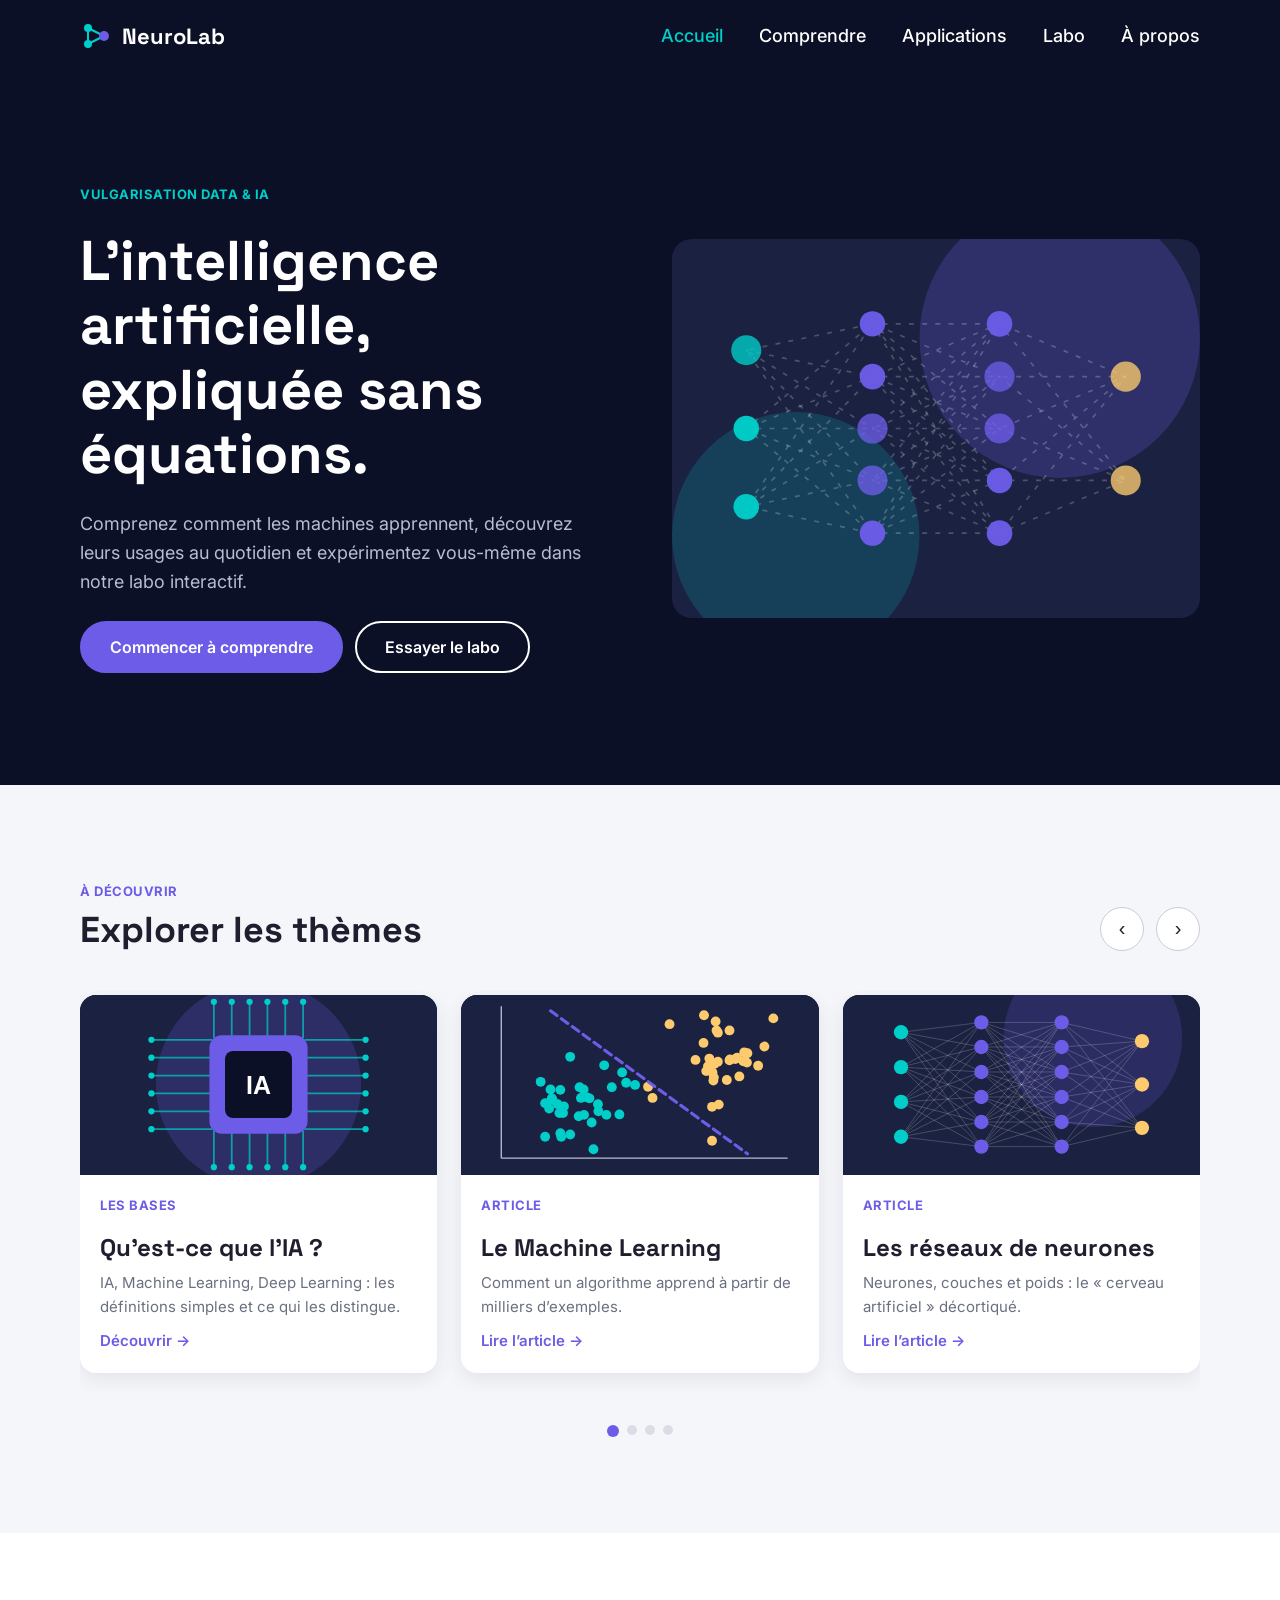
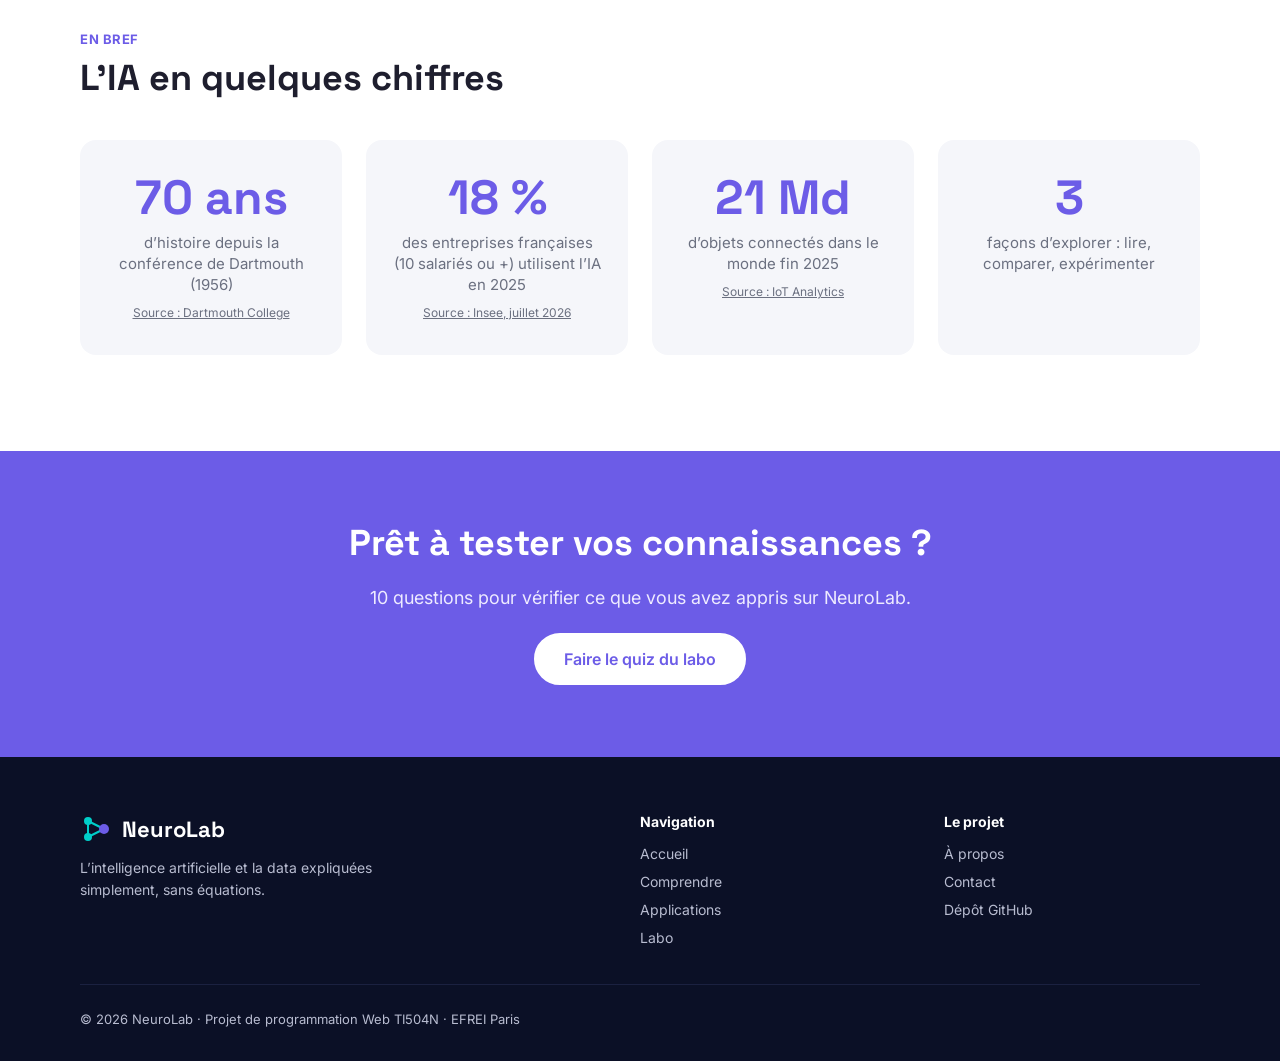
<file: index.html>
<!DOCTYPE html>
<html lang="fr">
<head>
  <meta charset="UTF-8">
  <!-- Viewport : indispensable pour que les media queries fonctionnent sur mobile -->
  <meta name="viewport" content="width=device-width, initial-scale=1">
  <meta name="description" content="NeuroLab : la data et l'intelligence artificielle expliquées simplement, avec un labo interactif.">
  <link rel="icon" href="img/favicon.svg" type="image/svg+xml">
  <title>NeuroLab — L'IA expliquée sans équations</title>

  <!-- Polices de la charte (Google Fonts) -->
  <link rel="preconnect" href="https://fonts.googleapis.com">
  <link rel="preconnect" href="https://fonts.gstatic.com" crossorigin>
  <link rel="stylesheet" href="https://fonts.googleapis.com/css2?family=Inter:wght@400;500;600;700&amp;family=Space+Grotesk:wght@700&amp;display=swap">

  <link rel="stylesheet" href="css/style.css">
  <!-- defer : le script attend la fin de la lecture du HTML (étape 3 de l'énoncé) -->
  <script src="js/main.js" defer></script>
  <script src="js/carrousel.js" defer></script>
</head>
<body>

  <!-- ================= EN-TÊTE (identique sur toutes les pages) ================= -->
  <header class="site-header">
    <div class="container site-header__inner">
      <a class="logo" href="index.html">
        <svg width="32" height="32" viewBox="0 0 32 32" aria-hidden="true">
          <path d="M8 8L24 16M8 24L24 16M8 8V24" stroke="#00CEC9" stroke-width="2"/>
          <circle cx="8" cy="8" r="4" fill="#00CEC9"/>
          <circle cx="8" cy="24" r="4" fill="#00CEC9"/>
          <circle cx="24" cy="16" r="5" fill="#6C5CE7"/>
        </svg>
        NeuroLab
      </a>

      <nav class="nav" aria-label="Navigation principale">
        <button class="nav__toggle" type="button" aria-expanded="false" aria-controls="menu" aria-label="Ouvrir le menu">
          <span class="nav__toggle-bar"></span>
          <span class="nav__toggle-bar"></span>
          <span class="nav__toggle-bar"></span>
        </button>
        <ul class="nav__list" id="menu">
          <li><a class="nav__link nav__link--active" href="index.html" aria-current="page">Accueil</a></li>
          <li><a class="nav__link" href="pages/comprendre.html">Comprendre</a></li>
          <li><a class="nav__link" href="pages/applications.html">Applications</a></li>
          <li><a class="nav__link" href="pages/labo.html">Labo</a></li>
          <li><a class="nav__link" href="pages/a-propos.html">À propos</a></li>
        </ul>
      </nav>
    </div>
  </header>

  <main>

    <!-- ================= HERO ================= -->
    <section class="hero">
      <div class="container hero__inner">
        <div class="hero__text">
          <p class="eyebrow">Vulgarisation data &amp; IA</p>
          <h1>L’intelligence artificielle, expliquée sans équations.</h1>
          <p class="hero__lead">
            Comprenez comment les machines apprennent, découvrez leurs usages au quotidien
            et expérimentez vous-même dans notre labo interactif.
          </p>
          <div class="hero__actions">
            <a class="btn" href="pages/comprendre.html">Commencer à comprendre</a>
            <a class="btn btn--ghost" href="pages/labo.html">Essayer le labo</a>
          </div>
        </div>
        <!-- Illustration décorative (alt vide) : les nœuds et les liaisons
             sont animés en CSS à l'intérieur du fichier SVG -->
        <img class="hero__visual" src="img/hero-reseau.svg" alt="" width="640" height="460">
      </div>
    </section>

    <!-- ================= CARROUSEL DES THÈMES ================= -->
    <section class="section carousel" aria-labelledby="titre-themes" aria-roledescription="carrousel">
      <div class="container">
        <div class="carousel__head">
          <div>
            <p class="eyebrow">À découvrir</p>
            <h2 id="titre-themes">Explorer les thèmes</h2>
          </div>
          <div class="carousel__arrows">
            <button class="carousel__arrow carousel__arrow--prev" type="button" aria-label="Thème précédent">‹</button>
            <button class="carousel__arrow carousel__arrow--next" type="button" aria-label="Thème suivant">›</button>
          </div>
        </div>

        <!-- La piste défile horizontalement (scroll-snap en CSS) ;
             carrousel.js ajoute flèches, points et défilement automatique -->
        <ul class="carousel__track">
          <li class="card">
            <img class="card__img" src="img/theme-ia.svg" alt="" width="800" height="450" loading="lazy">
            <div class="card__body">
              <p class="eyebrow">Les bases</p>
              <h3>Qu’est-ce que l’IA ?</h3>
              <p class="card__text">IA, Machine Learning, Deep Learning : les définitions simples et ce qui les distingue.</p>
              <a class="card__link" href="pages/comprendre.html">Découvrir →</a>
            </div>
          </li>
          <li class="card">
            <img class="card__img" src="img/theme-ml.svg" alt="" width="800" height="450" loading="lazy">
            <div class="card__body">
              <p class="eyebrow">Article</p>
              <h3>Le Machine Learning</h3>
              <p class="card__text">Comment un algorithme apprend à partir de milliers d’exemples.</p>
              <a class="card__link" href="pages/article-machine-learning.html">Lire l’article →</a>
            </div>
          </li>
          <li class="card">
            <img class="card__img" src="img/theme-reseaux.svg" alt="" width="800" height="450" loading="lazy">
            <div class="card__body">
              <p class="eyebrow">Article</p>
              <h3>Les réseaux de neurones</h3>
              <p class="card__text">Neurones, couches et poids : le « cerveau artificiel » décortiqué.</p>
              <a class="card__link" href="pages/article-reseaux-neurones.html">Lire l’article →</a>
            </div>
          </li>
          <li class="card">
            <img class="card__img" src="img/theme-applications.svg" alt="" width="800" height="450" loading="lazy">
            <div class="card__body">
              <p class="eyebrow">Au quotidien</p>
              <h3>L’IA autour de nous</h3>
              <p class="card__text">Santé, transports, loisirs : un tableau pour comparer les usages.</p>
              <a class="card__link" href="pages/applications.html">Comparer →</a>
            </div>
          </li>
          <li class="card">
            <img class="card__img" src="img/theme-labo.svg" alt="" width="800" height="450" loading="lazy">
            <div class="card__body">
              <p class="eyebrow">Labo</p>
              <h3>Regrouper des points</h3>
              <p class="card__text">Lancez l’algorithme k-means et regardez-le trouver les groupes.</p>
              <a class="card__link" href="pages/labo.html">Expérimenter →</a>
            </div>
          </li>
          <li class="card">
            <img class="card__img" src="img/theme-quiz.svg" alt="" width="800" height="450" loading="lazy">
            <div class="card__body">
              <p class="eyebrow">Quiz</p>
              <h3>Êtes-vous incollable ?</h3>
              <p class="card__text">10 questions pour vérifier ce que vous avez retenu.</p>
              <a class="card__link" href="pages/labo.html#titre-quiz">Faire le quiz →</a>
            </div>
          </li>
        </ul>

        <div class="carousel__dots"></div>
      </div>
    </section>

    <!-- ================= CHIFFRES CLÉS ================= -->
    <section class="section section--white" aria-labelledby="titre-chiffres">
      <div class="container">
        <p class="eyebrow">En bref</p>
        <h2 class="section__title" id="titre-chiffres">L’IA en quelques chiffres</h2>

        <ul class="stats">
          <li class="stat">
            <span class="stat__value">70 ans</span>
            <span class="stat__label">d’histoire depuis la conférence de Dartmouth (1956)</span>
            <a class="stat__source" href="https://home.dartmouth.edu/about/artificial-intelligence-ai-coined-dartmouth">Source : Dartmouth College</a>
          </li>
          <li class="stat">
            <span class="stat__value">18 %</span>
            <span class="stat__label">des entreprises françaises (10 salariés ou +) utilisent l’IA en 2025</span>
            <a class="stat__source" href="https://www.insee.fr/fr/statistiques/fichier/version-html/9025878/IP2120.pdf">Source : Insee, juillet 2026</a>
          </li>
          <li class="stat">
            <span class="stat__value">21 Md</span>
            <span class="stat__label">d’objets connectés dans le monde fin 2025</span>
            <a class="stat__source" href="https://iotbusinessnews.com/2025/10/30/state-of-iot-2025-number-of-connected-iot-devices-growing-14-to-21-1-billion-globally/">Source : IoT Analytics</a>
          </li>
          <li class="stat">
            <span class="stat__value">3</span>
            <span class="stat__label">façons d’explorer : lire, comparer, expérimenter</span>
          </li>
        </ul>
      </div>
    </section>

    <!-- ================= APPEL À L'ACTION ================= -->
    <section class="cta">
      <div class="container cta__inner">
        <h2>Prêt à tester vos connaissances ?</h2>
        <p class="cta__text">10 questions pour vérifier ce que vous avez appris sur NeuroLab.</p>
        <a class="btn btn--light" href="pages/labo.html">Faire le quiz du labo</a>
      </div>
    </section>

  </main>

  <!-- ================= PIED DE PAGE (identique sur toutes les pages) ================= -->
  <footer class="site-footer">
    <div class="container">
      <div class="site-footer__cols">
        <div>
          <a class="logo" href="index.html">
            <svg width="32" height="32" viewBox="0 0 32 32" aria-hidden="true">
              <path d="M8 8L24 16M8 24L24 16M8 8V24" stroke="#00CEC9" stroke-width="2"/>
              <circle cx="8" cy="8" r="4" fill="#00CEC9"/>
              <circle cx="8" cy="24" r="4" fill="#00CEC9"/>
              <circle cx="24" cy="16" r="5" fill="#6C5CE7"/>
            </svg>
            NeuroLab
          </a>
          <p class="site-footer__about">L’intelligence artificielle et la data expliquées simplement, sans équations.</p>
        </div>

        <nav aria-label="Navigation du pied de page">
          <p class="site-footer__title">Navigation</p>
          <ul class="site-footer__list">
            <li><a href="index.html">Accueil</a></li>
            <li><a href="pages/comprendre.html">Comprendre</a></li>
            <li><a href="pages/applications.html">Applications</a></li>
            <li><a href="pages/labo.html">Labo</a></li>
          </ul>
        </nav>

        <div>
          <p class="site-footer__title">Le projet</p>
          <ul class="site-footer__list">
            <li><a href="pages/a-propos.html">À propos</a></li>
            <li><a href="pages/a-propos.html#contact">Contact</a></li>
            <li><a href="https://github.com/Yoannlcf/neurolab">Dépôt GitHub</a></li>
          </ul>
        </div>
      </div>

      <p class="site-footer__copy">© 2026 NeuroLab · Projet de programmation Web TI504N · EFREI Paris</p>
    </div>
  </footer>

</body>
</html>
</file>
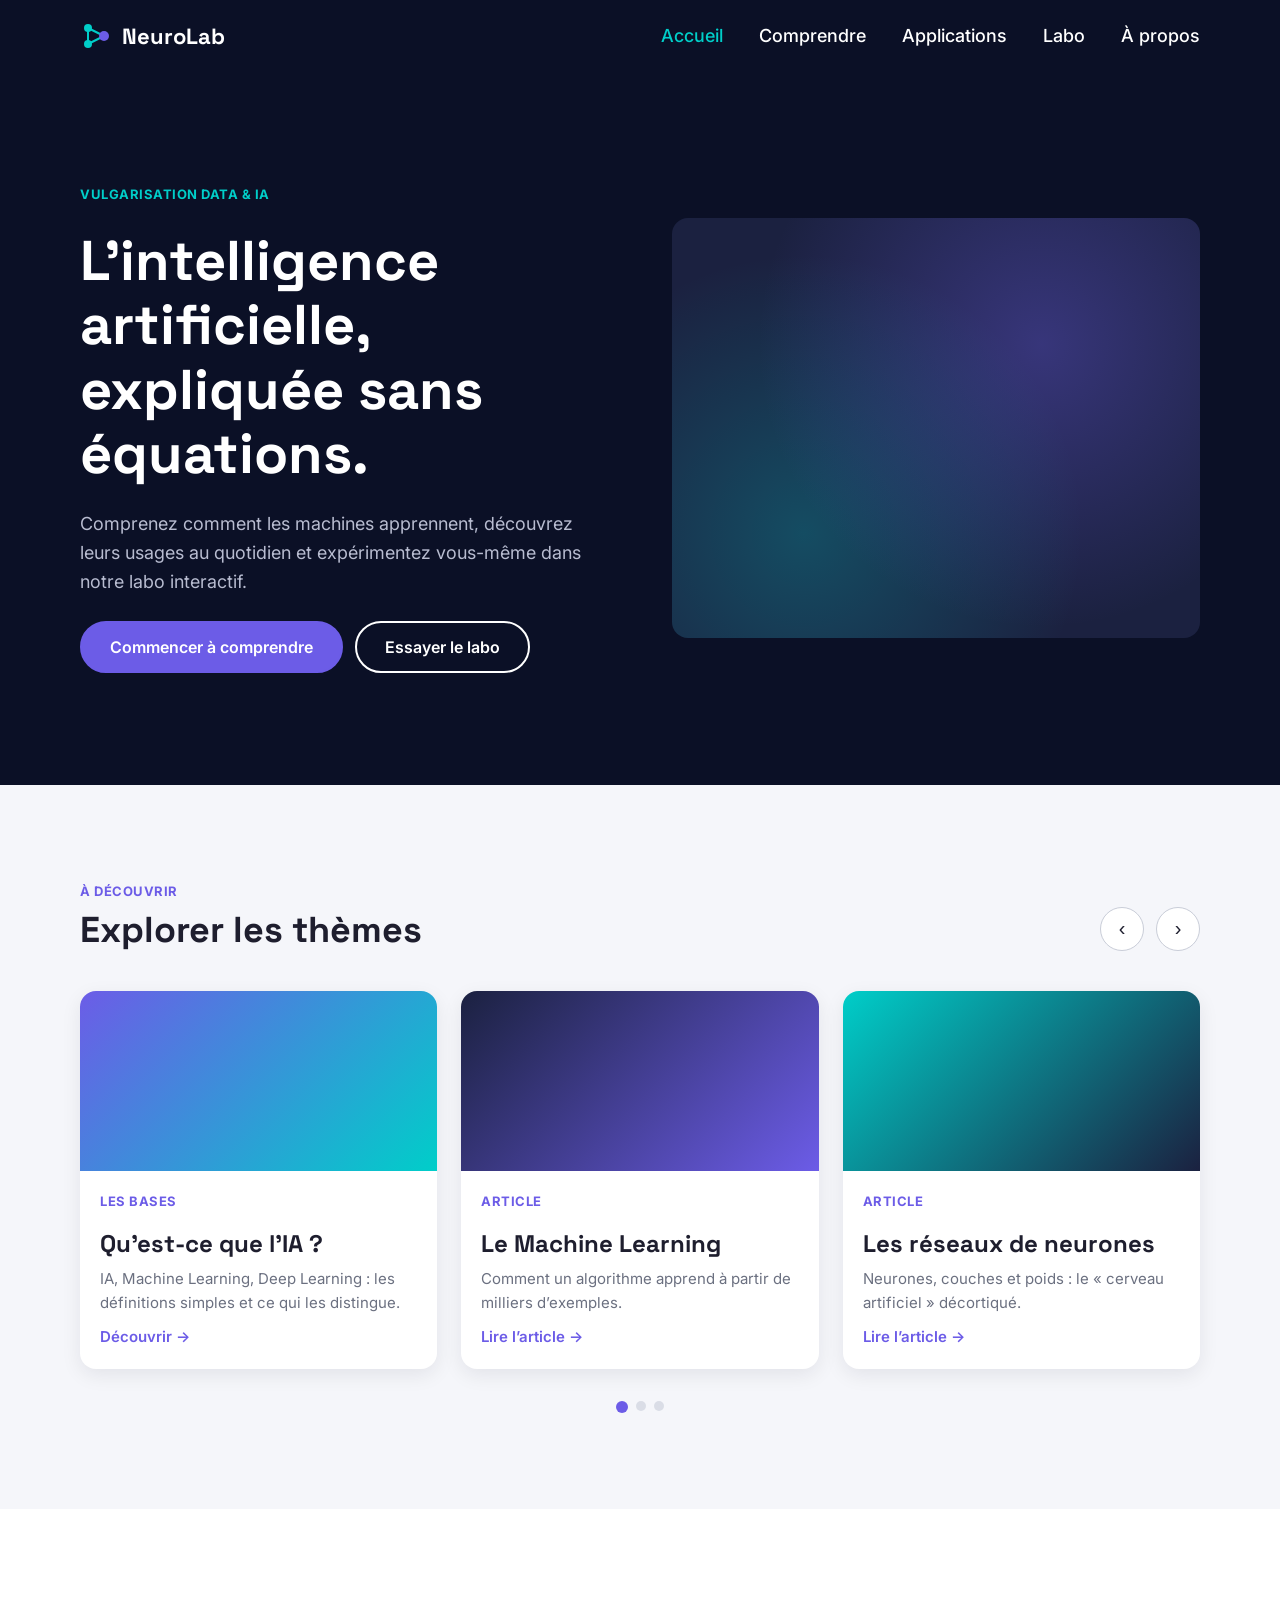
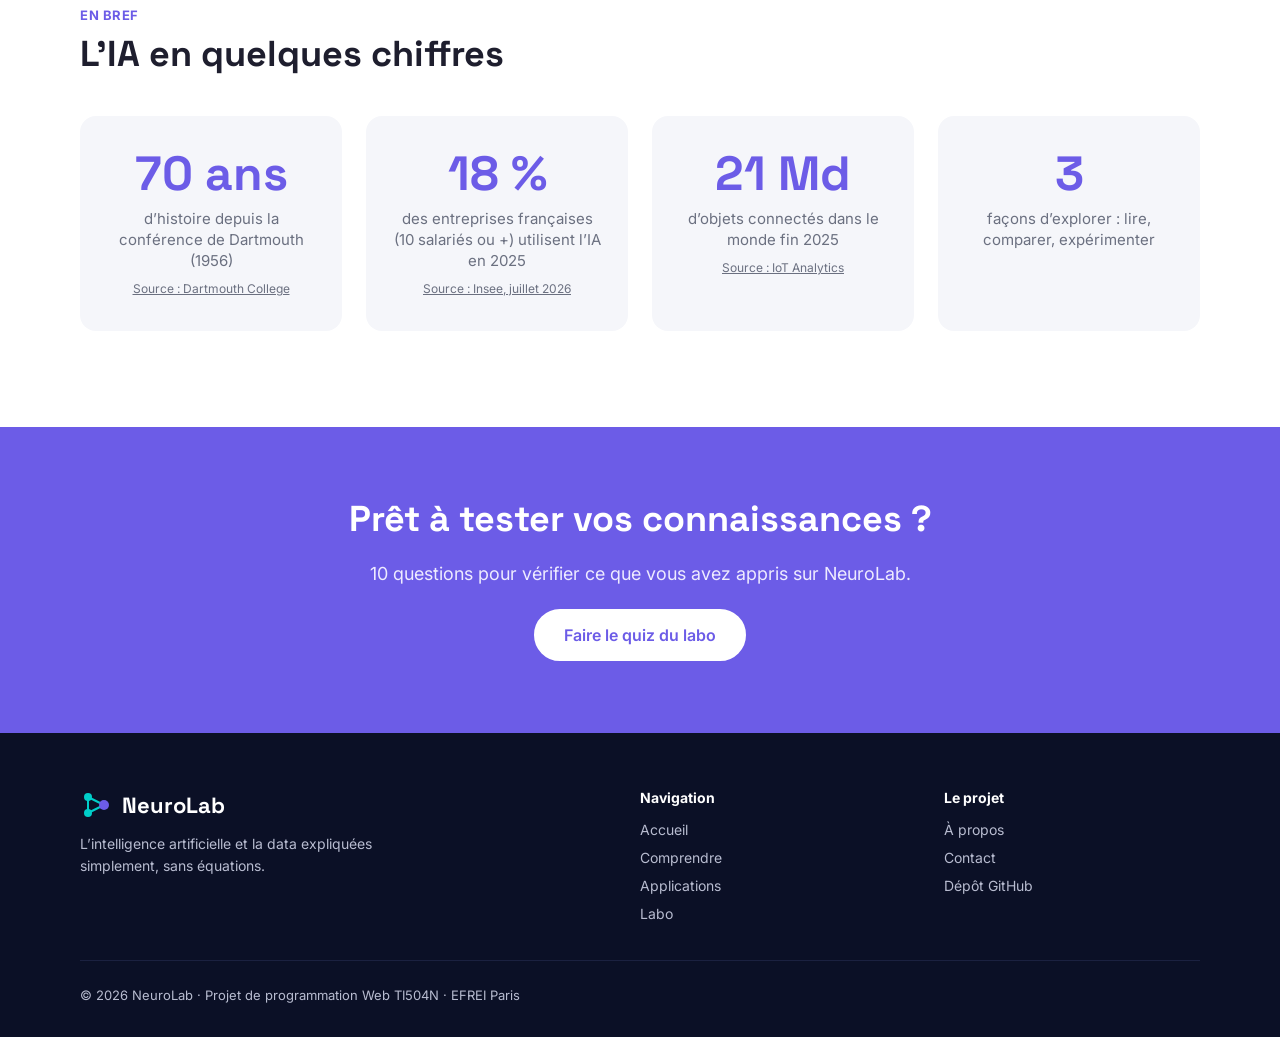
<file: etape2-base-commune/index.html>
<!DOCTYPE html>
<html lang="fr">
<head>
  <meta charset="UTF-8">
  <!-- Viewport : indispensable pour que les media queries fonctionnent sur mobile -->
  <meta name="viewport" content="width=device-width, initial-scale=1">
  <meta name="description" content="NeuroLab : la data et l'intelligence artificielle expliquées simplement, avec un labo interactif.">
  <title>NeuroLab — L'IA expliquée sans équations</title>

  <!-- Polices de la charte (Google Fonts) -->
  <link rel="preconnect" href="https://fonts.googleapis.com">
  <link rel="preconnect" href="https://fonts.gstatic.com" crossorigin>
  <link rel="stylesheet" href="https://fonts.googleapis.com/css2?family=Inter:wght@400;500;600;700&amp;family=Space+Grotesk:wght@700&amp;display=swap">

  <link rel="stylesheet" href="css/style.css">
  <!-- defer : le script attend la fin de la lecture du HTML (étape 3 de l'énoncé) -->
  <script src="js/main.js" defer></script>
</head>
<body>

  <!-- ================= EN-TÊTE (identique sur toutes les pages) ================= -->
  <header class="site-header">
    <div class="container site-header__inner">
      <a class="logo" href="index.html">
        <svg width="32" height="32" viewBox="0 0 32 32" aria-hidden="true">
          <path d="M8 8L24 16M8 24L24 16M8 8V24" stroke="#00CEC9" stroke-width="2"/>
          <circle cx="8" cy="8" r="4" fill="#00CEC9"/>
          <circle cx="8" cy="24" r="4" fill="#00CEC9"/>
          <circle cx="24" cy="16" r="5" fill="#6C5CE7"/>
        </svg>
        NeuroLab
      </a>

      <nav class="nav" aria-label="Navigation principale">
        <button class="nav__toggle" type="button" aria-expanded="false" aria-controls="menu" aria-label="Ouvrir le menu">
          <span class="nav__toggle-bar"></span>
          <span class="nav__toggle-bar"></span>
          <span class="nav__toggle-bar"></span>
        </button>
        <ul class="nav__list" id="menu">
          <li><a class="nav__link nav__link--active" href="index.html" aria-current="page">Accueil</a></li>
          <li><a class="nav__link" href="pages/comprendre.html">Comprendre</a></li>
          <li><a class="nav__link" href="pages/applications.html">Applications</a></li>
          <li><a class="nav__link" href="pages/labo.html">Labo</a></li>
          <li><a class="nav__link" href="pages/a-propos.html">À propos</a></li>
        </ul>
      </nav>
    </div>
  </header>

  <main>

    <!-- ================= HERO ================= -->
    <section class="hero">
      <div class="container hero__inner">
        <div class="hero__text">
          <p class="eyebrow">Vulgarisation data &amp; IA</p>
          <h1>L’intelligence artificielle, expliquée sans équations.</h1>
          <p class="hero__lead">
            Comprenez comment les machines apprennent, découvrez leurs usages au quotidien
            et expérimentez vous-même dans notre labo interactif.
          </p>
          <div class="hero__actions">
            <a class="btn" href="pages/comprendre.html">Commencer à comprendre</a>
            <a class="btn btn--ghost" href="pages/labo.html">Essayer le labo</a>
          </div>
        </div>
        <!-- Réseau de neurones animé : dessiné en JavaScript à l'étape 3 -->
        <canvas class="hero__visual" id="hero-canvas" aria-hidden="true"></canvas>
      </div>
    </section>

    <!-- ================= CARROUSEL DES THÈMES ================= -->
    <section class="section" aria-labelledby="titre-themes">
      <div class="container">
        <div class="carousel__head">
          <div>
            <p class="eyebrow">À découvrir</p>
            <h2 id="titre-themes">Explorer les thèmes</h2>
          </div>
          <div class="carousel__arrows">
            <button class="carousel__arrow" type="button" aria-label="Thème précédent">‹</button>
            <button class="carousel__arrow" type="button" aria-label="Thème suivant">›</button>
          </div>
        </div>

        <ul class="carousel__track">
          <li class="card">
            <div class="card__media card__media--1"></div>
            <div class="card__body">
              <p class="eyebrow">Les bases</p>
              <h3>Qu’est-ce que l’IA ?</h3>
              <p class="card__text">IA, Machine Learning, Deep Learning : les définitions simples et ce qui les distingue.</p>
              <a class="card__link" href="pages/comprendre.html">Découvrir →</a>
            </div>
          </li>
          <li class="card">
            <div class="card__media card__media--2"></div>
            <div class="card__body">
              <p class="eyebrow">Article</p>
              <h3>Le Machine Learning</h3>
              <p class="card__text">Comment un algorithme apprend à partir de milliers d’exemples.</p>
              <a class="card__link" href="pages/article-machine-learning.html">Lire l’article →</a>
            </div>
          </li>
          <li class="card">
            <div class="card__media card__media--3"></div>
            <div class="card__body">
              <p class="eyebrow">Article</p>
              <h3>Les réseaux de neurones</h3>
              <p class="card__text">Neurones, couches et poids : le « cerveau artificiel » décortiqué.</p>
              <a class="card__link" href="pages/article-reseaux-neurones.html">Lire l’article →</a>
            </div>
          </li>
        </ul>

        <div class="carousel__dots">
          <button class="carousel__dot carousel__dot--active" type="button" aria-label="Thème 1"></button>
          <button class="carousel__dot" type="button" aria-label="Thème 2"></button>
          <button class="carousel__dot" type="button" aria-label="Thème 3"></button>
        </div>
      </div>
    </section>

    <!-- ================= CHIFFRES CLÉS ================= -->
    <section class="section section--white" aria-labelledby="titre-chiffres">
      <div class="container">
        <p class="eyebrow">En bref</p>
        <h2 class="section__title" id="titre-chiffres">L’IA en quelques chiffres</h2>

        <ul class="stats">
          <li class="stat">
            <span class="stat__value">70 ans</span>
            <span class="stat__label">d’histoire depuis la conférence de Dartmouth (1956)</span>
            <a class="stat__source" href="https://home.dartmouth.edu/about/artificial-intelligence-ai-coined-dartmouth">Source : Dartmouth College</a>
          </li>
          <li class="stat">
            <span class="stat__value">18 %</span>
            <span class="stat__label">des entreprises françaises (10 salariés ou +) utilisent l’IA en 2025</span>
            <a class="stat__source" href="https://www.insee.fr/fr/statistiques/fichier/version-html/9025878/IP2120.pdf">Source : Insee, juillet 2026</a>
          </li>
          <li class="stat">
            <span class="stat__value">21 Md</span>
            <span class="stat__label">d’objets connectés dans le monde fin 2025</span>
            <a class="stat__source" href="https://iotbusinessnews.com/2025/10/30/state-of-iot-2025-number-of-connected-iot-devices-growing-14-to-21-1-billion-globally/">Source : IoT Analytics</a>
          </li>
          <li class="stat">
            <span class="stat__value">3</span>
            <span class="stat__label">façons d’explorer : lire, comparer, expérimenter</span>
          </li>
        </ul>
      </div>
    </section>

    <!-- ================= APPEL À L'ACTION ================= -->
    <section class="cta">
      <div class="container cta__inner">
        <h2>Prêt à tester vos connaissances ?</h2>
        <p class="cta__text">10 questions pour vérifier ce que vous avez appris sur NeuroLab.</p>
        <a class="btn btn--light" href="pages/labo.html">Faire le quiz du labo</a>
      </div>
    </section>

  </main>

  <!-- ================= PIED DE PAGE (identique sur toutes les pages) ================= -->
  <footer class="site-footer">
    <div class="container">
      <div class="site-footer__cols">
        <div>
          <a class="logo" href="index.html">
            <svg width="32" height="32" viewBox="0 0 32 32" aria-hidden="true">
              <path d="M8 8L24 16M8 24L24 16M8 8V24" stroke="#00CEC9" stroke-width="2"/>
              <circle cx="8" cy="8" r="4" fill="#00CEC9"/>
              <circle cx="8" cy="24" r="4" fill="#00CEC9"/>
              <circle cx="24" cy="16" r="5" fill="#6C5CE7"/>
            </svg>
            NeuroLab
          </a>
          <p class="site-footer__about">L’intelligence artificielle et la data expliquées simplement, sans équations.</p>
        </div>

        <nav aria-label="Navigation du pied de page">
          <p class="site-footer__title">Navigation</p>
          <ul class="site-footer__list">
            <li><a href="index.html">Accueil</a></li>
            <li><a href="pages/comprendre.html">Comprendre</a></li>
            <li><a href="pages/applications.html">Applications</a></li>
            <li><a href="pages/labo.html">Labo</a></li>
          </ul>
        </nav>

        <div>
          <p class="site-footer__title">Le projet</p>
          <ul class="site-footer__list">
            <li><a href="pages/a-propos.html">À propos</a></li>
            <li><a href="pages/a-propos.html#contact">Contact</a></li>
            <li><a href="https://github.com/Yoannlcf/neurolab">Dépôt GitHub</a></li>
          </ul>
        </div>
      </div>

      <p class="site-footer__copy">© 2026 NeuroLab · Projet de programmation Web TI504N · EFREI Paris</p>
    </div>
  </footer>

</body>
</html>
</file>
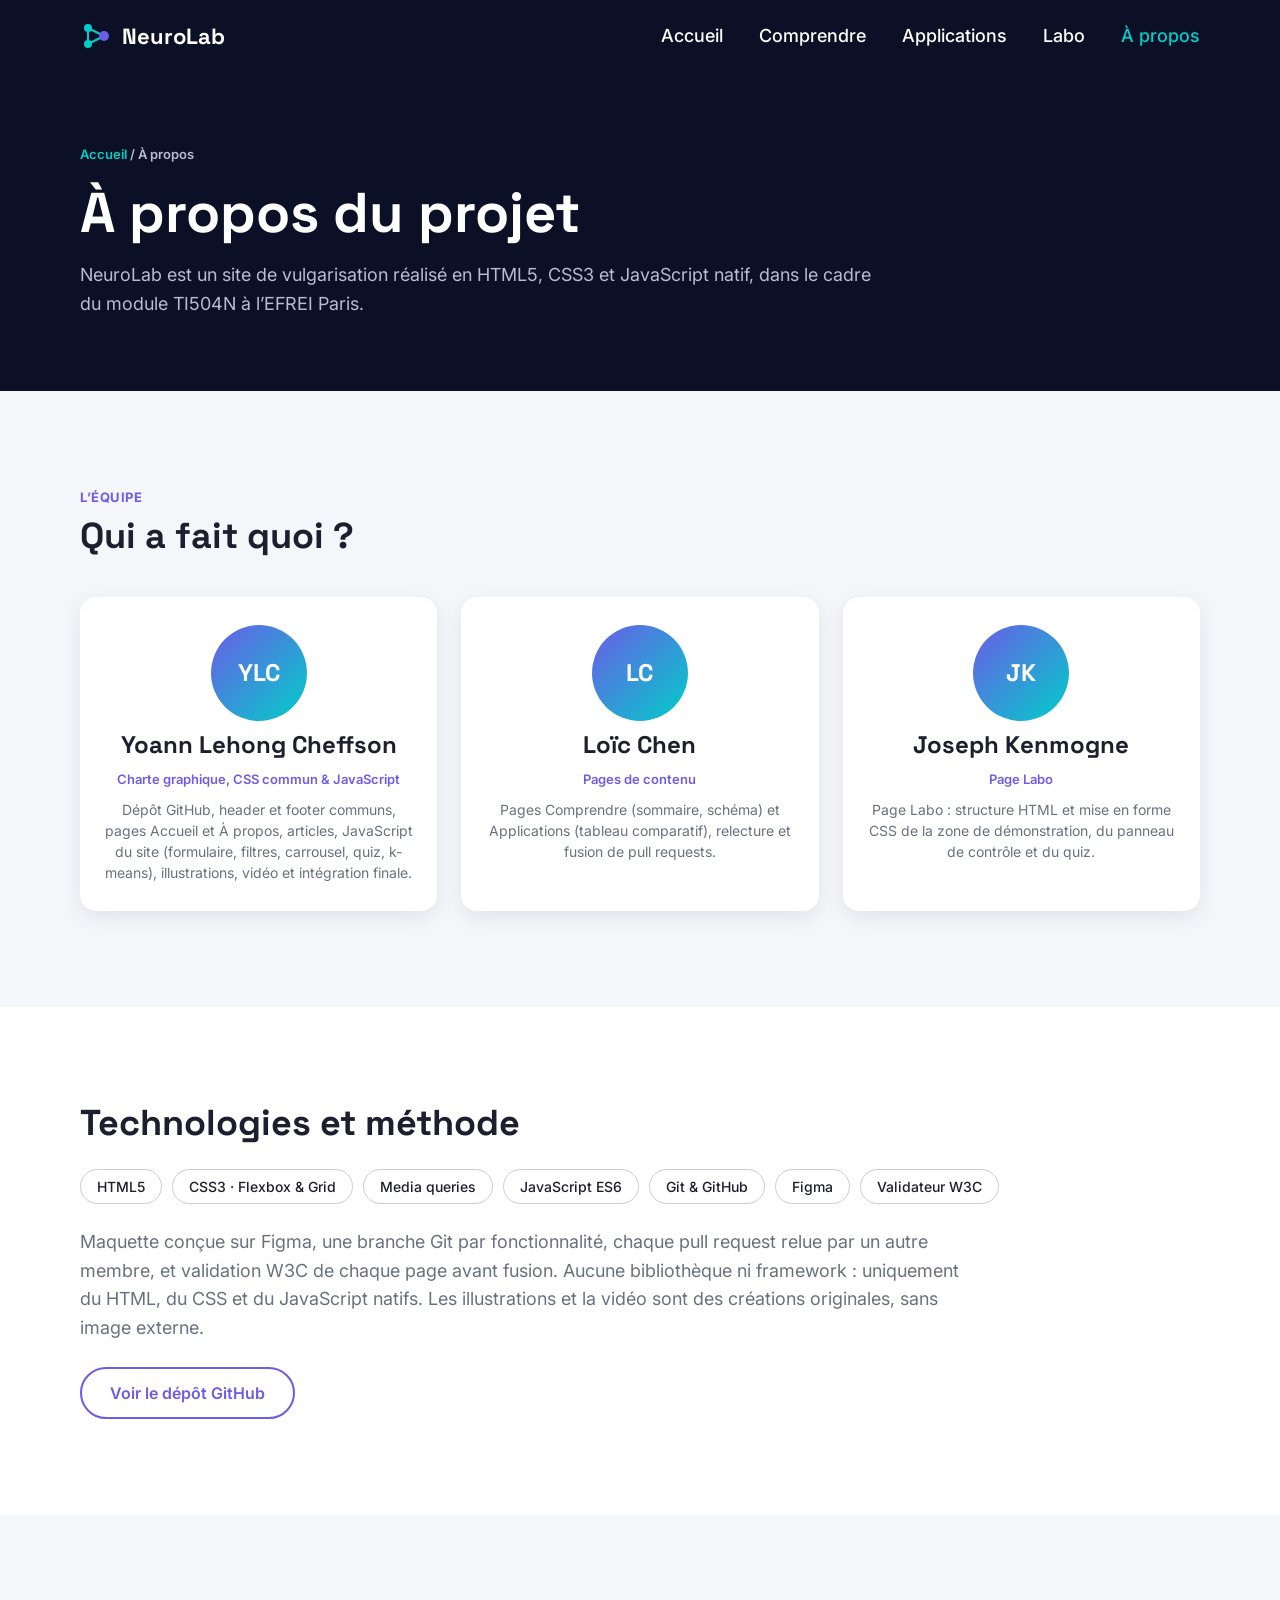
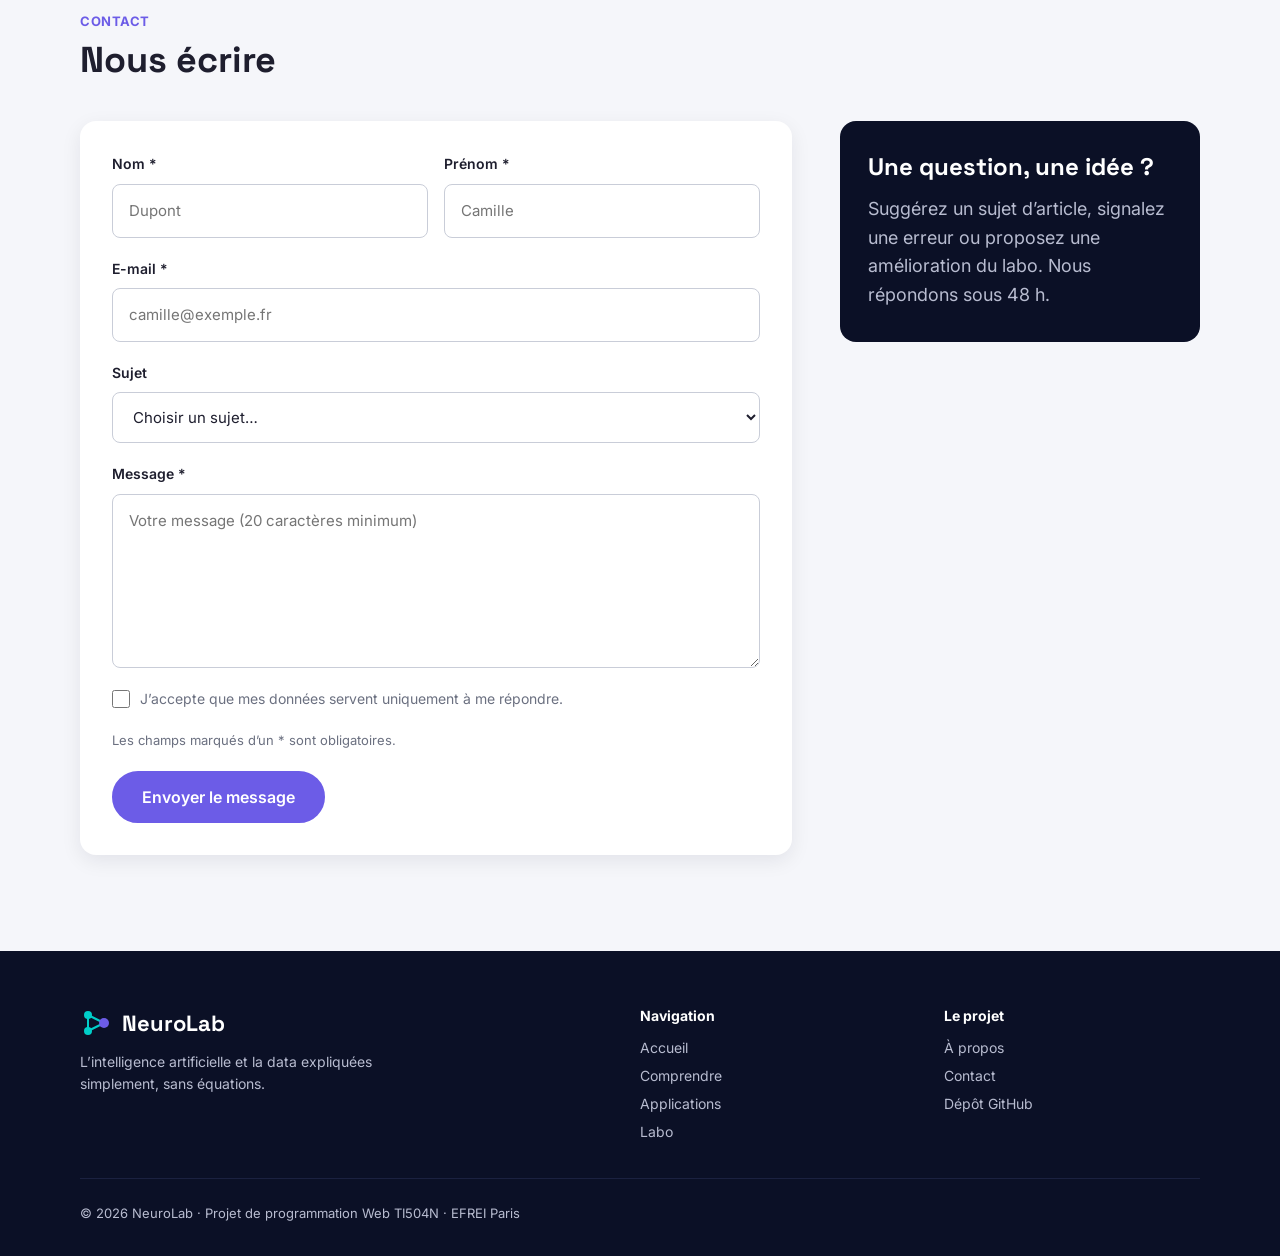
<file: pages/a-propos.html>
<!DOCTYPE html>
<html lang="fr">
<head>
  <meta charset="UTF-8">
  <meta name="viewport" content="width=device-width, initial-scale=1">
  <meta name="description" content="L'équipe NeuroLab, les technologies utilisées et le formulaire de contact.">
  <link rel="icon" href="../img/favicon.svg" type="image/svg+xml">
  <title>À propos — NeuroLab</title>

  <link rel="preconnect" href="https://fonts.googleapis.com">
  <link rel="preconnect" href="https://fonts.gstatic.com" crossorigin>
  <link rel="stylesheet" href="https://fonts.googleapis.com/css2?family=Inter:wght@400;500;600;700&amp;family=Space+Grotesk:wght@700&amp;display=swap">

  <link rel="stylesheet" href="../css/style.css">
  <link rel="stylesheet" href="../css/a-propos.css">
  <script src="../js/main.js" defer></script>
  <script src="../js/contact.js" defer></script>
</head>
<body>

  <header class="site-header">
    <div class="container site-header__inner">
      <a class="logo" href="../index.html">
        <svg width="32" height="32" viewBox="0 0 32 32" aria-hidden="true">
          <path d="M8 8L24 16M8 24L24 16M8 8V24" stroke="#00CEC9" stroke-width="2"/>
          <circle cx="8" cy="8" r="4" fill="#00CEC9"/>
          <circle cx="8" cy="24" r="4" fill="#00CEC9"/>
          <circle cx="24" cy="16" r="5" fill="#6C5CE7"/>
        </svg>
        NeuroLab
      </a>

      <nav class="nav" aria-label="Navigation principale">
        <button class="nav__toggle" type="button" aria-expanded="false" aria-controls="menu" aria-label="Ouvrir le menu">
          <span class="nav__toggle-bar"></span>
          <span class="nav__toggle-bar"></span>
          <span class="nav__toggle-bar"></span>
        </button>
        <ul class="nav__list" id="menu">
          <li><a class="nav__link" href="../index.html">Accueil</a></li>
          <li><a class="nav__link" href="comprendre.html">Comprendre</a></li>
          <li><a class="nav__link" href="applications.html">Applications</a></li>
          <li><a class="nav__link" href="labo.html">Labo</a></li>
          <li><a class="nav__link nav__link--active" href="a-propos.html" aria-current="page">À propos</a></li>
        </ul>
      </nav>
    </div>
  </header>

  <main>

    <!-- ================= BANDEAU TITRE ================= -->
    <section class="page-banner">
      <div class="container">
        <nav aria-label="Fil d'Ariane">
          <ol class="breadcrumb">
            <li><a href="../index.html">Accueil</a></li>
            <li aria-current="page">À propos</li>
          </ol>
        </nav>
        <h1>À propos du projet</h1>
        <p class="page-banner__lead">NeuroLab est un site de vulgarisation réalisé en HTML5, CSS3 et JavaScript natif, dans le cadre du module TI504N à l’EFREI Paris.</p>
      </div>
    </section>

    <!-- ================= ÉQUIPE ================= -->
    <section class="section" aria-labelledby="titre-equipe">
      <div class="container">
        <p class="eyebrow">L’équipe</p>
        <h2 class="section__title" id="titre-equipe">Qui a fait quoi ?</h2>

        <!-- Chaque carte décrit le travail visible dans l'historique Git -->
        <ul class="team">
          <li class="member">
            <span class="member__avatar" aria-hidden="true">YLC</span>
            <h3 class="member__name">Yoann Lehong Cheffson</h3>
            <p class="member__role">Charte graphique, CSS commun &amp; JavaScript</p>
            <p class="member__work">Dépôt GitHub, header et footer communs, pages Accueil et À propos, articles, JavaScript du site (formulaire, filtres, carrousel, quiz, k-means), illustrations, vidéo et intégration finale.</p>
          </li>
          <li class="member">
            <span class="member__avatar" aria-hidden="true">LC</span>
            <h3 class="member__name">Loïc Chen</h3>
            <p class="member__role">Pages de contenu</p>
            <p class="member__work">Pages Comprendre (sommaire, schéma) et Applications (tableau comparatif), relecture et fusion de pull requests.</p>
          </li>
          <li class="member">
            <span class="member__avatar" aria-hidden="true">JK</span>
            <h3 class="member__name">Joseph Kenmogne</h3>
            <p class="member__role">Page Labo</p>
            <p class="member__work">Page Labo : structure HTML et mise en forme CSS de la zone de démonstration, du panneau de contrôle et du quiz.</p>
          </li>
        </ul>
      </div>
    </section>

    <!-- ================= TECHNOLOGIES ================= -->
    <section class="section section--white" aria-labelledby="titre-techno">
      <div class="container about-tech">
        <h2 id="titre-techno">Technologies et méthode</h2>
        <ul class="chips" aria-label="Technologies utilisées">
          <li class="chip">HTML5</li>
          <li class="chip">CSS3 · Flexbox &amp; Grid</li>
          <li class="chip">Media queries</li>
          <li class="chip">JavaScript ES6</li>
          <li class="chip">Git &amp; GitHub</li>
          <li class="chip">Figma</li>
          <li class="chip">Validateur W3C</li>
        </ul>
        <p>Maquette conçue sur Figma, une branche Git par fonctionnalité, chaque pull request relue par un autre membre, et validation W3C de chaque page avant fusion. Aucune bibliothèque ni framework : uniquement du HTML, du CSS et du JavaScript natifs. Les illustrations et la vidéo sont des créations originales, sans image externe.</p>
        <a class="btn btn--outline" href="https://github.com/Yoannlcf/neurolab">Voir le dépôt GitHub</a>
      </div>
    </section>

    <!-- ================= CONTACT ================= -->
    <section class="section" id="contact" aria-labelledby="titre-contact">
      <div class="container">
        <p class="eyebrow">Contact</p>
        <h2 class="section__title" id="titre-contact">Nous écrire</h2>

        <div class="contact">
          <!-- Pas de serveur : contact.js vérifie les champs puis simule l'envoi.
               Sans JavaScript, required, type="email" et minlength assurent
               quand même une validation par le navigateur. -->
          <form class="form" id="contact-form">
            <div class="form__row">
              <div class="form__field">
                <label for="nom">Nom <span aria-hidden="true">*</span></label>
                <input type="text" id="nom" name="nom" autocomplete="family-name" placeholder="Dupont" required>
              </div>
              <div class="form__field">
                <label for="prenom">Prénom <span aria-hidden="true">*</span></label>
                <input type="text" id="prenom" name="prenom" autocomplete="given-name" placeholder="Camille" required>
              </div>
            </div>

            <div class="form__field">
              <label for="email">E-mail <span aria-hidden="true">*</span></label>
              <input type="email" id="email" name="email" autocomplete="email" placeholder="camille@exemple.fr" required>
            </div>

            <div class="form__field">
              <label for="sujet">Sujet</label>
              <select id="sujet" name="sujet">
                <option value="">Choisir un sujet…</option>
                <option value="article">Proposer un sujet d’article</option>
                <option value="erreur">Signaler une erreur</option>
                <option value="labo">Une idée pour le labo</option>
                <option value="autre">Autre</option>
              </select>
            </div>

            <div class="form__field">
              <label for="message">Message <span aria-hidden="true">*</span></label>
              <textarea id="message" name="message" rows="6" minlength="20" placeholder="Votre message (20 caractères minimum)" required></textarea>
            </div>

            <div class="form__check">
              <input type="checkbox" id="consentement" name="consentement" required>
              <label for="consentement">J’accepte que mes données servent uniquement à me répondre.</label>
            </div>

            <p class="form__note">Les champs marqués d’un * sont obligatoires.</p>
            <button class="btn" type="submit">Envoyer le message</button>
          </form>

          <aside class="contact__info">
            <h3>Une question, une idée ?</h3>
            <p>Suggérez un sujet d’article, signalez une erreur ou proposez une amélioration du labo. Nous répondons sous 48 h.</p>
          </aside>
        </div>
      </div>
    </section>

  </main>

  <footer class="site-footer">
    <div class="container">
      <div class="site-footer__cols">
        <div>
          <a class="logo" href="../index.html">
            <svg width="32" height="32" viewBox="0 0 32 32" aria-hidden="true">
              <path d="M8 8L24 16M8 24L24 16M8 8V24" stroke="#00CEC9" stroke-width="2"/>
              <circle cx="8" cy="8" r="4" fill="#00CEC9"/>
              <circle cx="8" cy="24" r="4" fill="#00CEC9"/>
              <circle cx="24" cy="16" r="5" fill="#6C5CE7"/>
            </svg>
            NeuroLab
          </a>
          <p class="site-footer__about">L’intelligence artificielle et la data expliquées simplement, sans équations.</p>
        </div>

        <nav aria-label="Navigation du pied de page">
          <p class="site-footer__title">Navigation</p>
          <ul class="site-footer__list">
            <li><a href="../index.html">Accueil</a></li>
            <li><a href="comprendre.html">Comprendre</a></li>
            <li><a href="applications.html">Applications</a></li>
            <li><a href="labo.html">Labo</a></li>
          </ul>
        </nav>

        <div>
          <p class="site-footer__title">Le projet</p>
          <ul class="site-footer__list">
            <li><a href="a-propos.html">À propos</a></li>
            <li><a href="a-propos.html#contact">Contact</a></li>
            <li><a href="https://github.com/Yoannlcf/neurolab">Dépôt GitHub</a></li>
          </ul>
        </div>
      </div>

      <p class="site-footer__copy">© 2026 NeuroLab · Projet de programmation Web TI504N · EFREI Paris</p>
    </div>
  </footer>

</body>
</html>
</file>
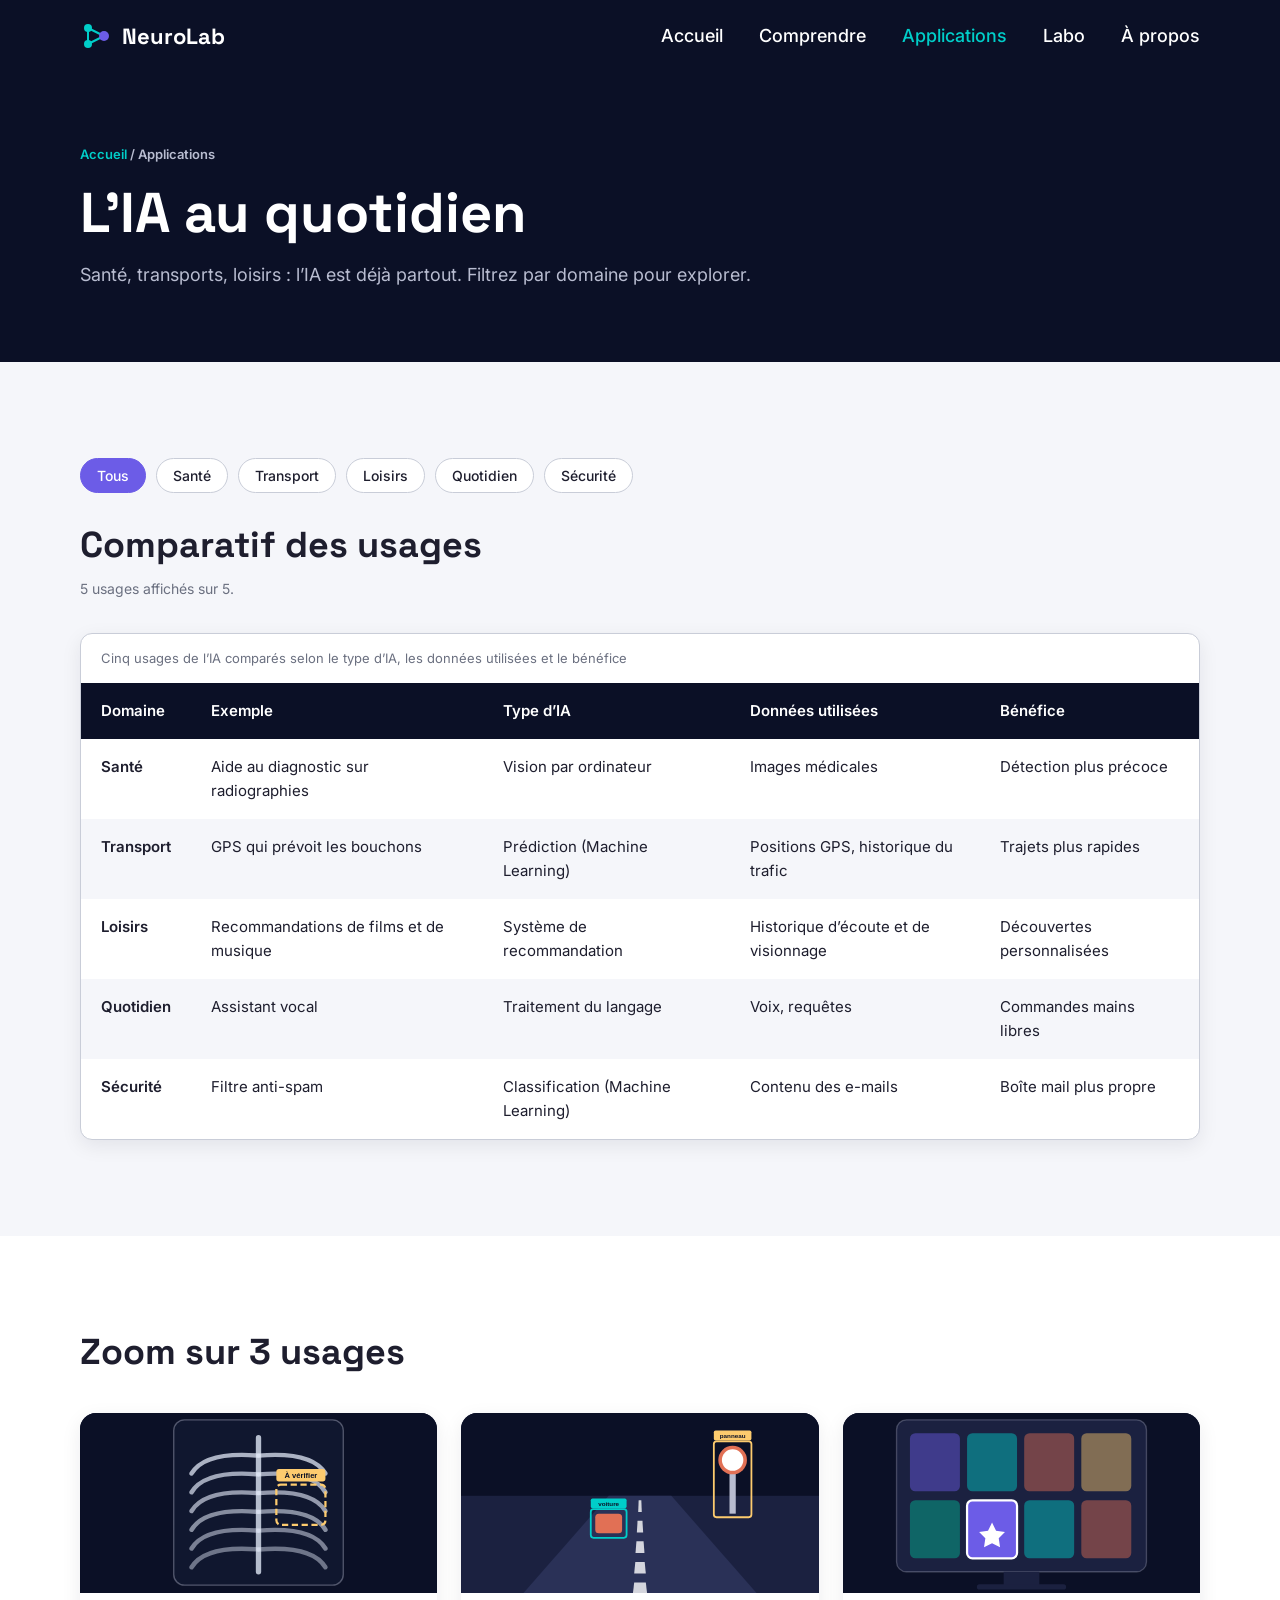
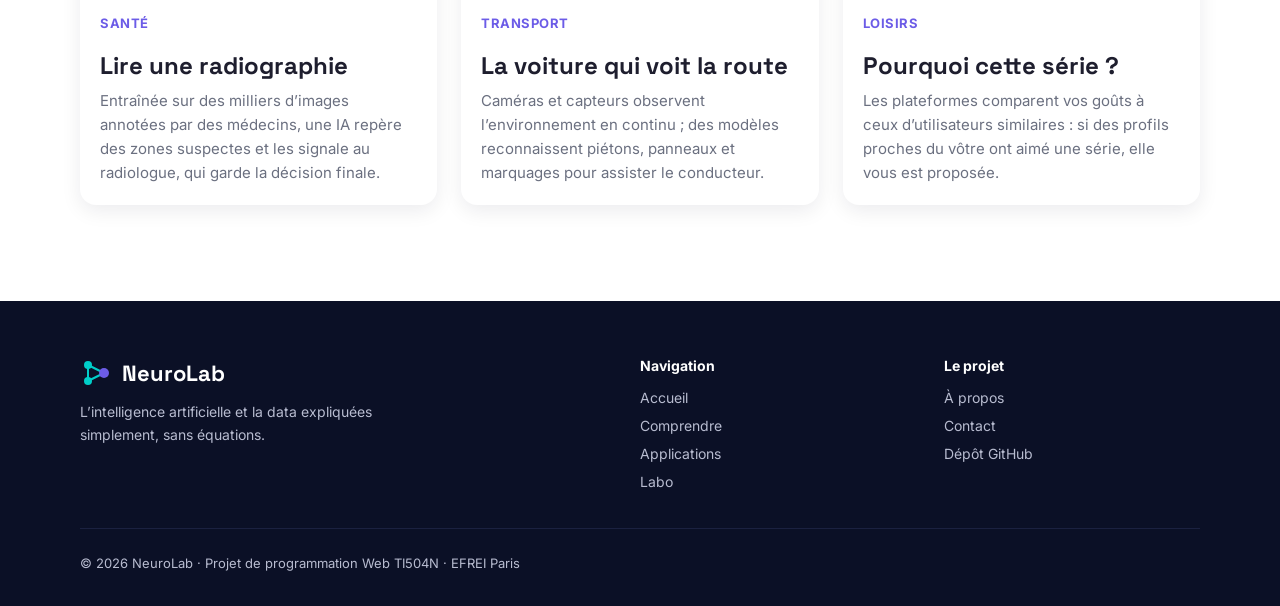
<file: pages/applications.html>
<!DOCTYPE html>
<html lang="fr">
<head>
  <meta charset="UTF-8">
  <meta name="viewport" content="width=device-width, initial-scale=1">
  <meta name="description" content="Santé, transports, loisirs : comparez les usages de l'intelligence artificielle au quotidien.">
  <link rel="icon" href="../img/favicon.svg" type="image/svg+xml">
  <title>L'IA au quotidien — NeuroLab</title>

  <link rel="preconnect" href="https://fonts.googleapis.com">
  <link rel="preconnect" href="https://fonts.gstatic.com" crossorigin>
  <link rel="stylesheet" href="https://fonts.googleapis.com/css2?family=Inter:wght@400;500;600;700&amp;family=Space+Grotesk:wght@700&amp;display=swap">

  <link rel="stylesheet" href="../css/style.css">
  <link rel="stylesheet" href="../css/contenu.css">
  <script src="../js/main.js" defer></script>
  <script src="../js/applications.js" defer></script>
</head>
<body>

  <header class="site-header">
    <div class="container site-header__inner">
      <a class="logo" href="../index.html">
        <svg width="32" height="32" viewBox="0 0 32 32" aria-hidden="true">
          <path d="M8 8L24 16M8 24L24 16M8 8V24" stroke="#00CEC9" stroke-width="2"/>
          <circle cx="8" cy="8" r="4" fill="#00CEC9"/>
          <circle cx="8" cy="24" r="4" fill="#00CEC9"/>
          <circle cx="24" cy="16" r="5" fill="#6C5CE7"/>
        </svg>
        NeuroLab
      </a>

      <nav class="nav" aria-label="Navigation principale">
        <button class="nav__toggle" type="button" aria-expanded="false" aria-controls="menu" aria-label="Ouvrir le menu">
          <span class="nav__toggle-bar"></span>
          <span class="nav__toggle-bar"></span>
          <span class="nav__toggle-bar"></span>
        </button>
        <ul class="nav__list" id="menu">
          <li><a class="nav__link" href="../index.html">Accueil</a></li>
          <li><a class="nav__link" href="comprendre.html">Comprendre</a></li>
          <li><a class="nav__link nav__link--active" href="applications.html" aria-current="page">Applications</a></li>
          <li><a class="nav__link" href="labo.html">Labo</a></li>
          <li><a class="nav__link" href="a-propos.html">À propos</a></li>
        </ul>
      </nav>
    </div>
  </header>

  <main>

    <!-- ================= BANDEAU TITRE ================= -->
    <section class="page-banner">
      <div class="container">
        <nav aria-label="Fil d'Ariane">
          <ol class="breadcrumb">
            <li><a href="../index.html">Accueil</a></li>
            <li aria-current="page">Applications</li>
          </ol>
        </nav>
        <h1>L’IA au quotidien</h1>
        <p class="page-banner__lead">Santé, transports, loisirs : l’IA est déjà partout. Filtrez par domaine pour explorer.</p>
      </div>
    </section>

    <!-- ================= TABLEAU COMPARATIF ================= -->
    <section class="section" aria-labelledby="titre-comparatif">
      <div class="container apps">

        <!-- Filtres : applications.js masque les lignes du tableau selon le domaine.
             data-domaine stocke la valeur du filtre directement dans le HTML. -->
        <div class="chips" role="group" aria-label="Filtrer par domaine">
          <button class="chip chip--active" type="button" data-domaine="tous" aria-pressed="true">Tous</button>
          <button class="chip" type="button" data-domaine="sante" aria-pressed="false">Santé</button>
          <button class="chip" type="button" data-domaine="transport" aria-pressed="false">Transport</button>
          <button class="chip" type="button" data-domaine="loisirs" aria-pressed="false">Loisirs</button>
          <button class="chip" type="button" data-domaine="quotidien" aria-pressed="false">Quotidien</button>
          <button class="chip" type="button" data-domaine="securite" aria-pressed="false">Sécurité</button>
        </div>

        <h2 id="titre-comparatif">Comparatif des usages</h2>
        <p class="filter-count" id="filtre-compteur" aria-live="polite"></p>

        <!-- Sur mobile, le tableau garde ses 5 colonnes et défile
             horizontalement dans ce conteneur (overflow-x: auto). -->
        <div class="table-wrapper" tabindex="0" role="region" aria-labelledby="titre-comparatif">
          <table class="data-table">
            <caption>Cinq usages de l’IA comparés selon le type d’IA, les données utilisées et le bénéfice</caption>
            <thead>
              <tr>
                <th scope="col">Domaine</th>
                <th scope="col">Exemple</th>
                <th scope="col">Type d’IA</th>
                <th scope="col">Données utilisées</th>
                <th scope="col">Bénéfice</th>
              </tr>
            </thead>
            <tbody>
              <tr data-domaine="sante">
                <th scope="row">Santé</th>
                <td>Aide au diagnostic sur radiographies</td>
                <td>Vision par ordinateur</td>
                <td>Images médicales</td>
                <td>Détection plus précoce</td>
              </tr>
              <tr data-domaine="transport">
                <th scope="row">Transport</th>
                <td>GPS qui prévoit les bouchons</td>
                <td>Prédiction (Machine Learning)</td>
                <td>Positions GPS, historique du trafic</td>
                <td>Trajets plus rapides</td>
              </tr>
              <tr data-domaine="loisirs">
                <th scope="row">Loisirs</th>
                <td>Recommandations de films et de musique</td>
                <td>Système de recommandation</td>
                <td>Historique d’écoute et de visionnage</td>
                <td>Découvertes personnalisées</td>
              </tr>
              <tr data-domaine="quotidien">
                <th scope="row">Quotidien</th>
                <td>Assistant vocal</td>
                <td>Traitement du langage</td>
                <td>Voix, requêtes</td>
                <td>Commandes mains libres</td>
              </tr>
              <tr data-domaine="securite">
                <th scope="row">Sécurité</th>
                <td>Filtre anti-spam</td>
                <td>Classification (Machine Learning)</td>
                <td>Contenu des e-mails</td>
                <td>Boîte mail plus propre</td>
              </tr>
            </tbody>
          </table>
        </div>
        <p class="table-hint">← Faites glisser le tableau horizontalement →</p>
      </div>
    </section>

    <!-- ================= ZOOM SUR 3 USAGES ================= -->
    <section class="section section--white" aria-labelledby="titre-zoom">
      <div class="container">
        <h2 class="section__title" id="titre-zoom">Zoom sur 3 usages</h2>
        <div class="cards-3">
          <article class="card" data-domaine="sante">
            <img class="card__img" src="../img/app-sante.svg" alt="Radiographie sur laquelle l’IA signale une zone à vérifier" width="800" height="450" loading="lazy">
            <div class="card__body">
              <p class="eyebrow">Santé</p>
              <h3>Lire une radiographie</h3>
              <p class="card__text">Entraînée sur des milliers d’images annotées par des médecins, une IA repère des zones suspectes et les signale au radiologue, qui garde la décision finale.</p>
            </div>
          </article>
          <article class="card" data-domaine="transport">
            <img class="card__img" src="../img/app-transport.svg" alt="Route sur laquelle l’IA détecte une voiture et un panneau" width="800" height="450" loading="lazy">
            <div class="card__body">
              <p class="eyebrow">Transport</p>
              <h3>La voiture qui voit la route</h3>
              <p class="card__text">Caméras et capteurs observent l’environnement en continu ; des modèles reconnaissent piétons, panneaux et marquages pour assister le conducteur.</p>
            </div>
          </article>
          <article class="card" data-domaine="loisirs">
            <img class="card__img" src="../img/app-loisirs.svg" alt="Catalogue de séries avec une recommandation mise en avant" width="800" height="450" loading="lazy">
            <div class="card__body">
              <p class="eyebrow">Loisirs</p>
              <h3>Pourquoi cette série ?</h3>
              <p class="card__text">Les plateformes comparent vos goûts à ceux d’utilisateurs similaires : si des profils proches du vôtre ont aimé une série, elle vous est proposée.</p>
            </div>
          </article>
        </div>
      </div>
    </section>

  </main>

  <footer class="site-footer">
    <div class="container">
      <div class="site-footer__cols">
        <div>
          <a class="logo" href="../index.html">
            <svg width="32" height="32" viewBox="0 0 32 32" aria-hidden="true">
              <path d="M8 8L24 16M8 24L24 16M8 8V24" stroke="#00CEC9" stroke-width="2"/>
              <circle cx="8" cy="8" r="4" fill="#00CEC9"/>
              <circle cx="8" cy="24" r="4" fill="#00CEC9"/>
              <circle cx="24" cy="16" r="5" fill="#6C5CE7"/>
            </svg>
            NeuroLab
          </a>
          <p class="site-footer__about">L’intelligence artificielle et la data expliquées simplement, sans équations.</p>
        </div>

        <nav aria-label="Navigation du pied de page">
          <p class="site-footer__title">Navigation</p>
          <ul class="site-footer__list">
            <li><a href="../index.html">Accueil</a></li>
            <li><a href="comprendre.html">Comprendre</a></li>
            <li><a href="applications.html">Applications</a></li>
            <li><a href="labo.html">Labo</a></li>
          </ul>
        </nav>

        <div>
          <p class="site-footer__title">Le projet</p>
          <ul class="site-footer__list">
            <li><a href="a-propos.html">À propos</a></li>
            <li><a href="a-propos.html#contact">Contact</a></li>
            <li><a href="https://github.com/Yoannlcf/neurolab">Dépôt GitHub</a></li>
          </ul>
        </div>
      </div>

      <p class="site-footer__copy">© 2026 NeuroLab · Projet de programmation Web TI504N · EFREI Paris</p>
    </div>
  </footer>

</body>
</html>
</file>
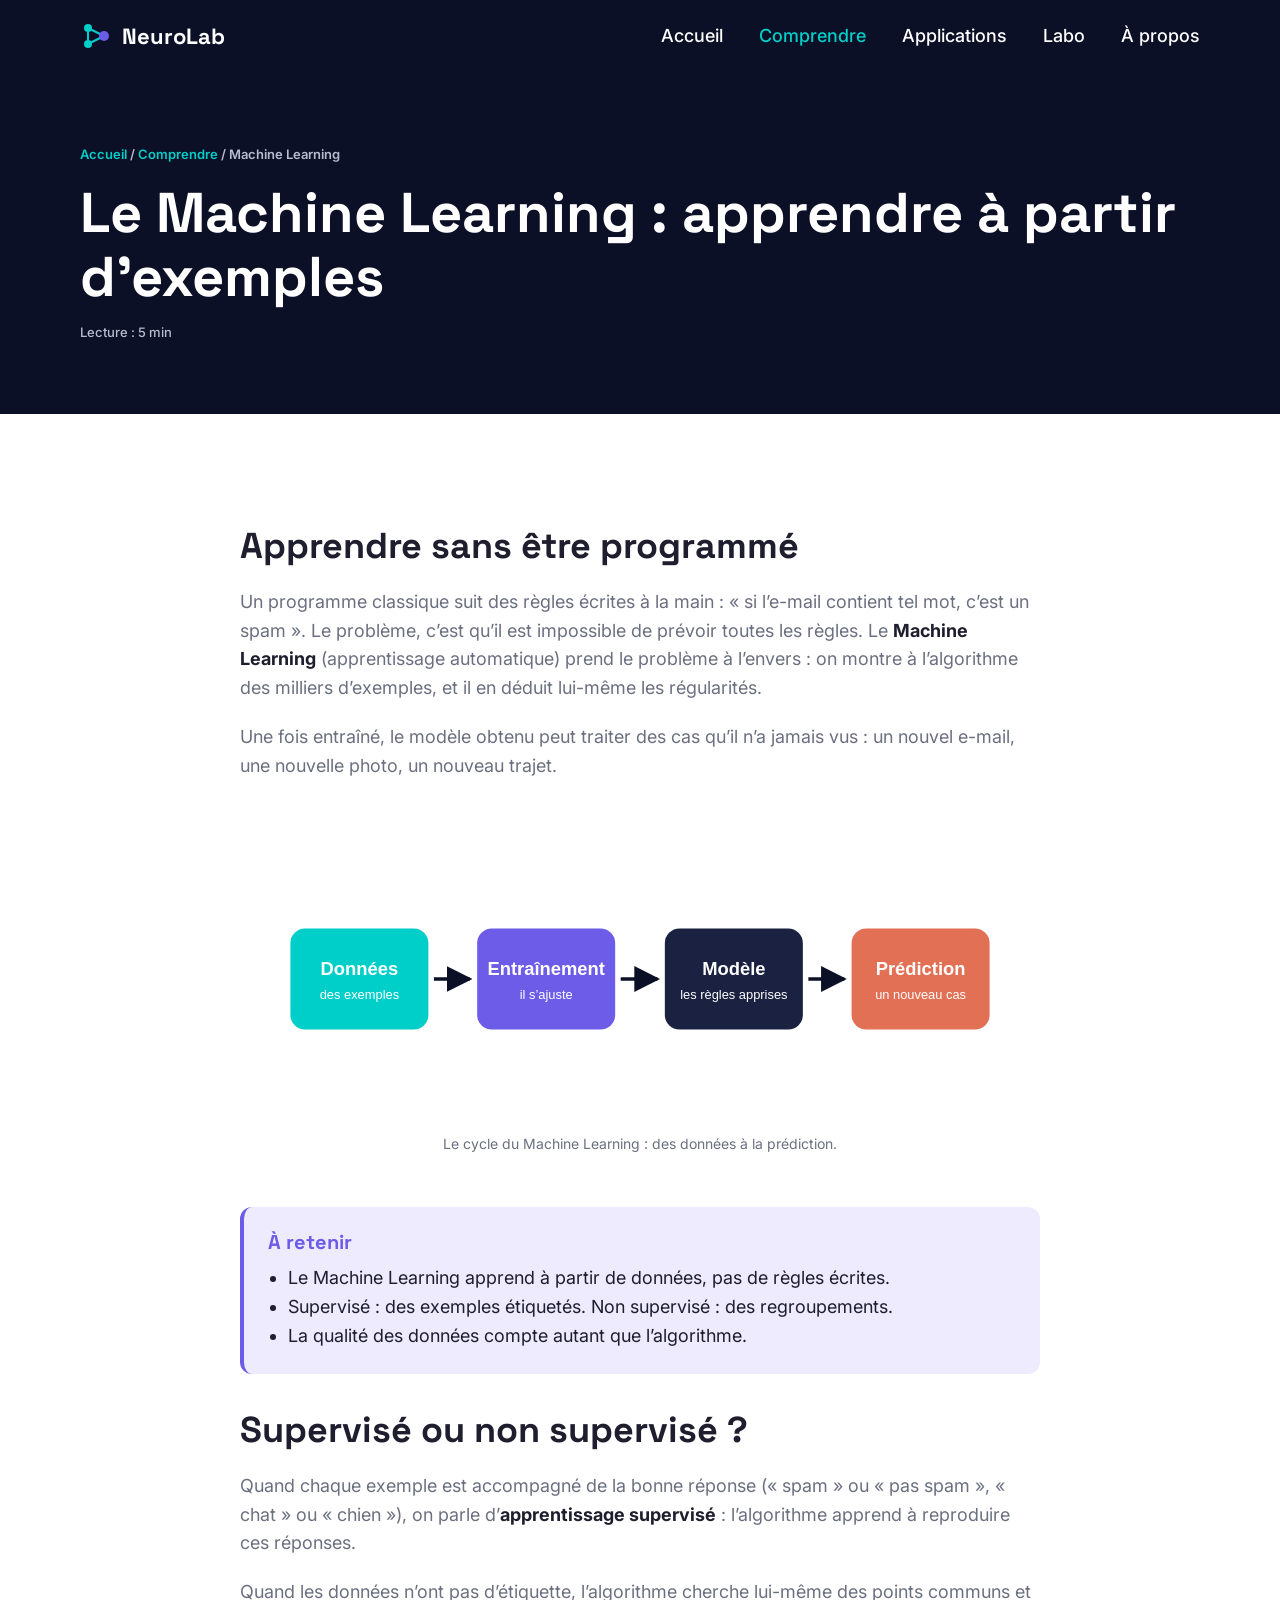
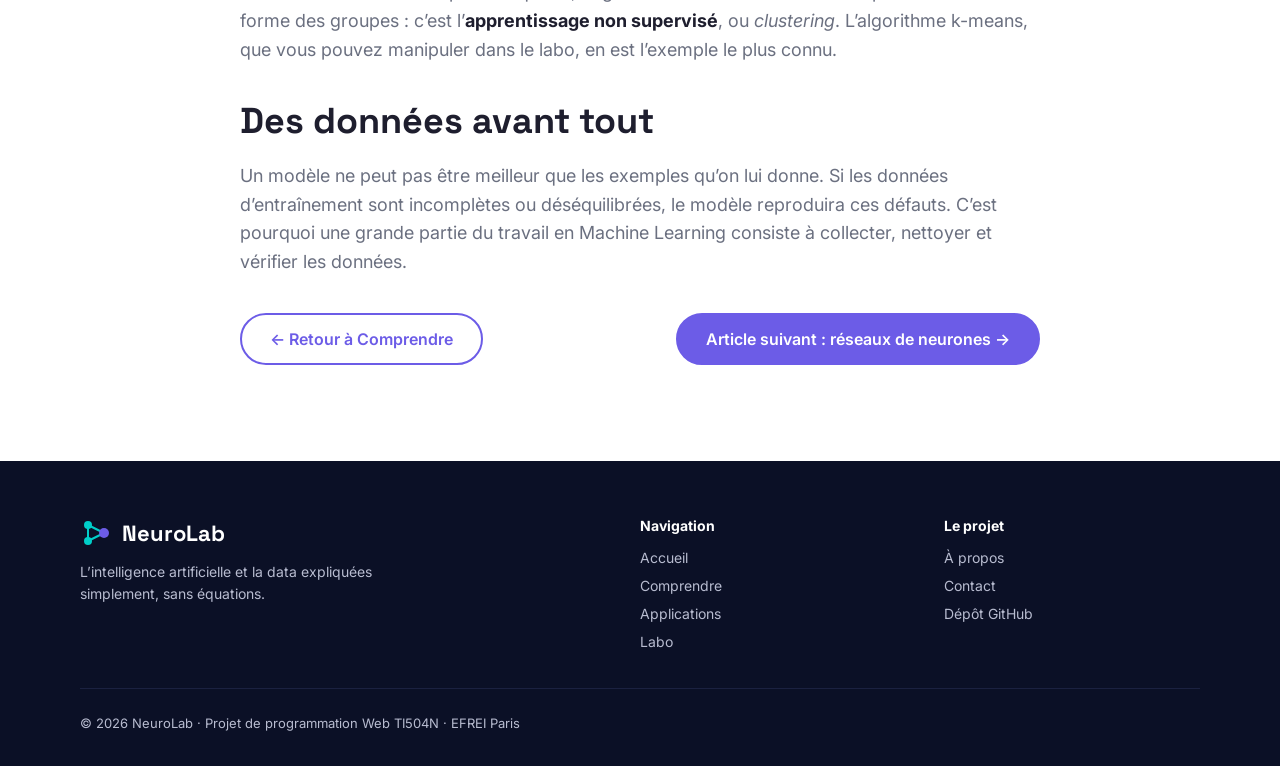
<file: pages/article-machine-learning.html>
<!DOCTYPE html>
<html lang="fr">
<head>
  <meta charset="UTF-8">
  <meta name="viewport" content="width=device-width, initial-scale=1">
  <meta name="description" content="Comment un algorithme apprend à partir d'exemples : apprentissage supervisé et non supervisé expliqués simplement.">
  <link rel="icon" href="../img/favicon.svg" type="image/svg+xml">
  <title>Le Machine Learning — NeuroLab</title>

  <link rel="preconnect" href="https://fonts.googleapis.com">
  <link rel="preconnect" href="https://fonts.gstatic.com" crossorigin>
  <link rel="stylesheet" href="https://fonts.googleapis.com/css2?family=Inter:wght@400;500;600;700&amp;family=Space+Grotesk:wght@700&amp;display=swap">

  <link rel="stylesheet" href="../css/style.css">
  <link rel="stylesheet" href="../css/contenu.css">
  <script src="../js/main.js" defer></script>
</head>
<body>

  <header class="site-header">
    <div class="container site-header__inner">
      <a class="logo" href="../index.html">
        <svg width="32" height="32" viewBox="0 0 32 32" aria-hidden="true">
          <path d="M8 8L24 16M8 24L24 16M8 8V24" stroke="#00CEC9" stroke-width="2"/>
          <circle cx="8" cy="8" r="4" fill="#00CEC9"/>
          <circle cx="8" cy="24" r="4" fill="#00CEC9"/>
          <circle cx="24" cy="16" r="5" fill="#6C5CE7"/>
        </svg>
        NeuroLab
      </a>

      <nav class="nav" aria-label="Navigation principale">
        <button class="nav__toggle" type="button" aria-expanded="false" aria-controls="menu" aria-label="Ouvrir le menu">
          <span class="nav__toggle-bar"></span>
          <span class="nav__toggle-bar"></span>
          <span class="nav__toggle-bar"></span>
        </button>
        <ul class="nav__list" id="menu">
          <li><a class="nav__link" href="../index.html">Accueil</a></li>
          <li><a class="nav__link nav__link--active" href="comprendre.html" aria-current="page">Comprendre</a></li>
          <li><a class="nav__link" href="applications.html">Applications</a></li>
          <li><a class="nav__link" href="labo.html">Labo</a></li>
          <li><a class="nav__link" href="a-propos.html">À propos</a></li>
        </ul>
      </nav>
    </div>
  </header>

  <main>

    <!-- ================= BANDEAU TITRE ================= -->
    <section class="page-banner">
      <div class="container">
        <nav aria-label="Fil d'Ariane">
          <ol class="breadcrumb">
            <li><a href="../index.html">Accueil</a></li>
            <li><a href="comprendre.html">Comprendre</a></li>
            <li aria-current="page">Machine Learning</li>
          </ol>
        </nav>
        <h1>Le Machine Learning : apprendre à partir d’exemples</h1>
        <p class="page-banner__meta">Lecture : 5 min</p>
      </div>
    </section>

    <!-- ================= ARTICLE ================= -->
    <div class="section section--white">
      <div class="container">
        <article class="article">

          <h2>Apprendre sans être programmé</h2>
          <p>Un programme classique suit des règles écrites à la main : « si l’e-mail contient tel mot, c’est un spam ». Le problème, c’est qu’il est impossible de prévoir toutes les règles. Le <strong>Machine Learning</strong> (apprentissage automatique) prend le problème à l’envers : on montre à l’algorithme des milliers d’exemples, et il en déduit lui-même les régularités.</p>
          <p>Une fois entraîné, le modèle obtenu peut traiter des cas qu’il n’a jamais vus : un nouvel e-mail, une nouvelle photo, un nouveau trajet.</p>

          <figure class="diagram">
            <img src="../img/schema-ml.svg" alt="Schéma : les données servent à l’entraînement, qui produit un modèle, qui fait une prédiction sur un nouveau cas" width="800" height="300">
            <figcaption>Le cycle du Machine Learning : des données à la prédiction.</figcaption>
          </figure>

          <aside class="keypoints">
            <h3>À retenir</h3>
            <ul>
              <li>Le Machine Learning apprend à partir de données, pas de règles écrites.</li>
              <li>Supervisé : des exemples étiquetés. Non supervisé : des regroupements.</li>
              <li>La qualité des données compte autant que l’algorithme.</li>
            </ul>
          </aside>

          <h2>Supervisé ou non supervisé ?</h2>
          <p>Quand chaque exemple est accompagné de la bonne réponse (« spam » ou « pas spam », « chat » ou « chien »), on parle d’<strong>apprentissage supervisé</strong> : l’algorithme apprend à reproduire ces réponses.</p>
          <p>Quand les données n’ont pas d’étiquette, l’algorithme cherche lui-même des points communs et forme des groupes : c’est l’<strong>apprentissage non supervisé</strong>, ou <em>clustering</em>. L’algorithme k-means, que vous pouvez manipuler dans le labo, en est l’exemple le plus connu.</p>

          <h2>Des données avant tout</h2>
          <p>Un modèle ne peut pas être meilleur que les exemples qu’on lui donne. Si les données d’entraînement sont incomplètes ou déséquilibrées, le modèle reproduira ces défauts. C’est pourquoi une grande partie du travail en Machine Learning consiste à collecter, nettoyer et vérifier les données.</p>

          <nav class="article-nav" aria-label="Navigation entre articles">
            <a class="btn btn--outline" href="comprendre.html">← Retour à Comprendre</a>
            <a class="btn" href="article-reseaux-neurones.html">Article suivant : réseaux de neurones →</a>
          </nav>

        </article>
      </div>
    </div>

  </main>

  <footer class="site-footer">
    <div class="container">
      <div class="site-footer__cols">
        <div>
          <a class="logo" href="../index.html">
            <svg width="32" height="32" viewBox="0 0 32 32" aria-hidden="true">
              <path d="M8 8L24 16M8 24L24 16M8 8V24" stroke="#00CEC9" stroke-width="2"/>
              <circle cx="8" cy="8" r="4" fill="#00CEC9"/>
              <circle cx="8" cy="24" r="4" fill="#00CEC9"/>
              <circle cx="24" cy="16" r="5" fill="#6C5CE7"/>
            </svg>
            NeuroLab
          </a>
          <p class="site-footer__about">L’intelligence artificielle et la data expliquées simplement, sans équations.</p>
        </div>

        <nav aria-label="Navigation du pied de page">
          <p class="site-footer__title">Navigation</p>
          <ul class="site-footer__list">
            <li><a href="../index.html">Accueil</a></li>
            <li><a href="comprendre.html">Comprendre</a></li>
            <li><a href="applications.html">Applications</a></li>
            <li><a href="labo.html">Labo</a></li>
          </ul>
        </nav>

        <div>
          <p class="site-footer__title">Le projet</p>
          <ul class="site-footer__list">
            <li><a href="a-propos.html">À propos</a></li>
            <li><a href="a-propos.html#contact">Contact</a></li>
            <li><a href="https://github.com/Yoannlcf/neurolab">Dépôt GitHub</a></li>
          </ul>
        </div>
      </div>

      <p class="site-footer__copy">© 2026 NeuroLab · Projet de programmation Web TI504N · EFREI Paris</p>
    </div>
  </footer>

</body>
</html>
</file>
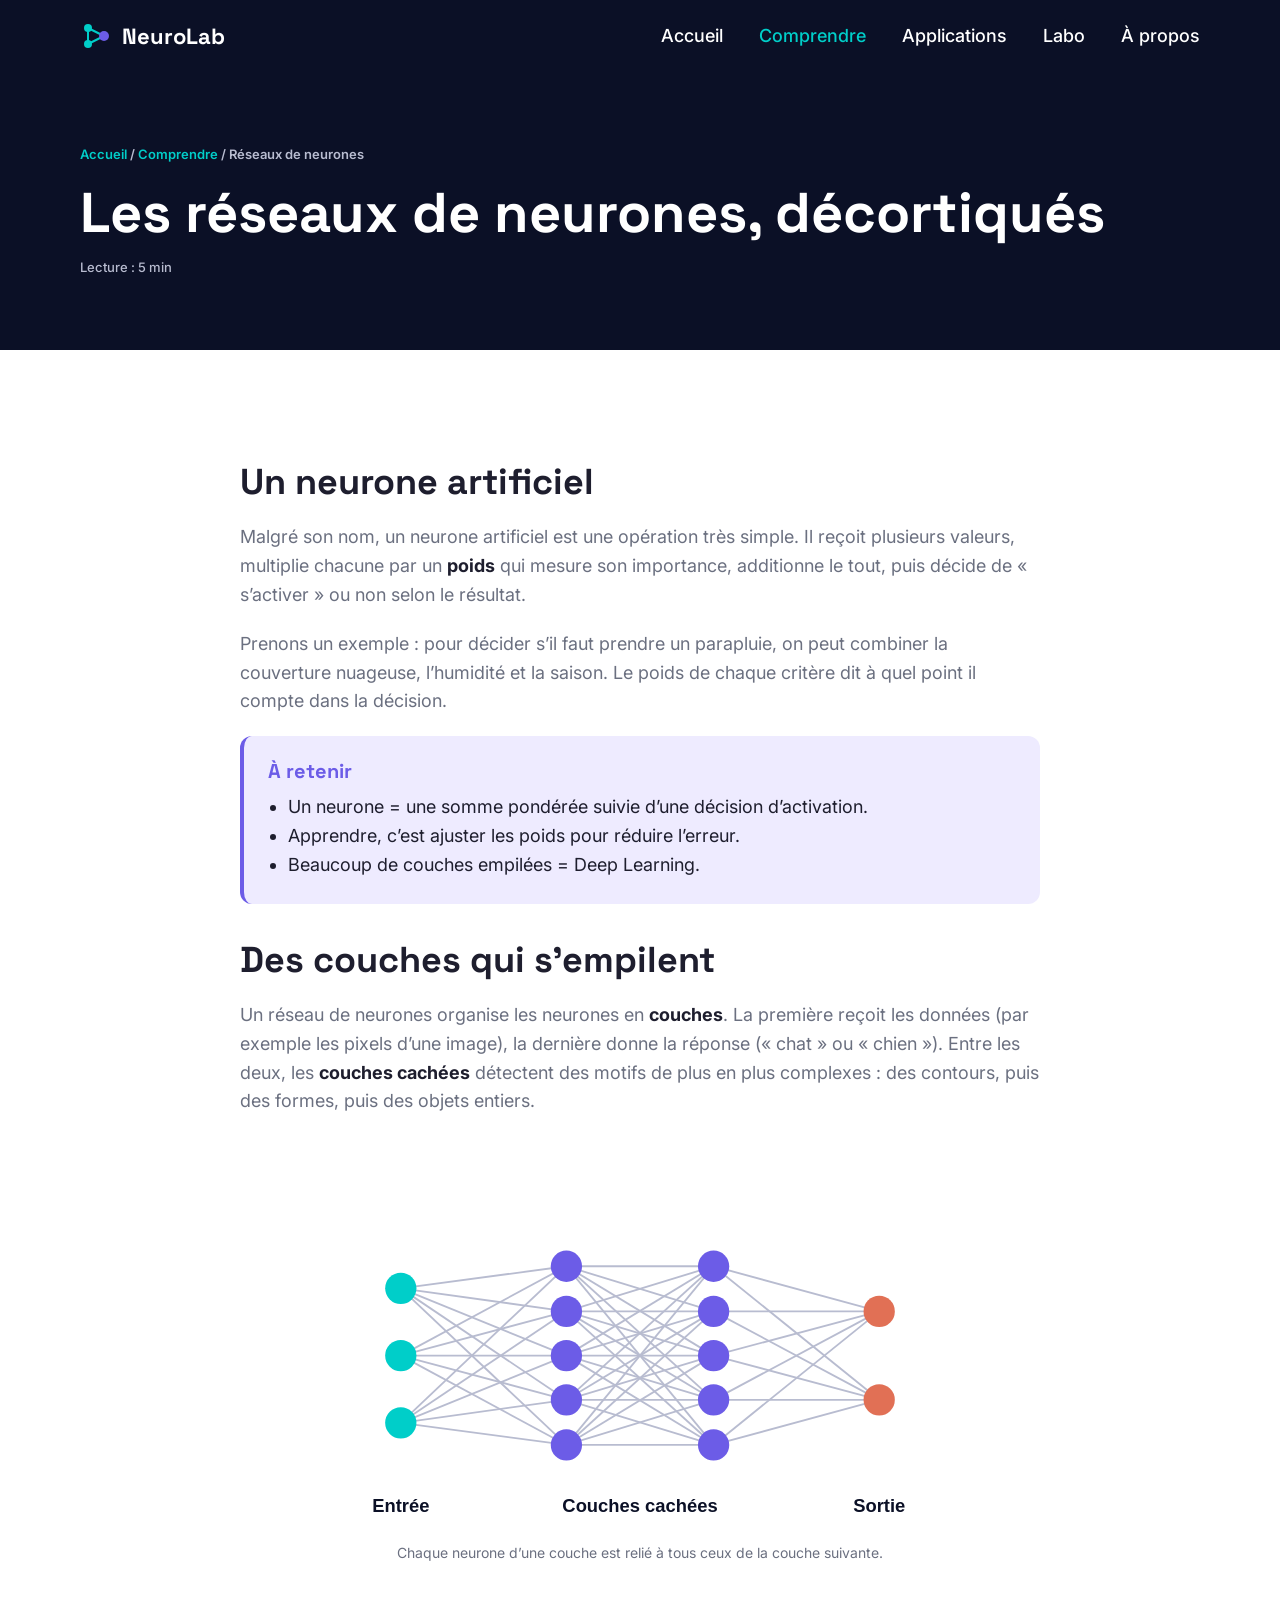
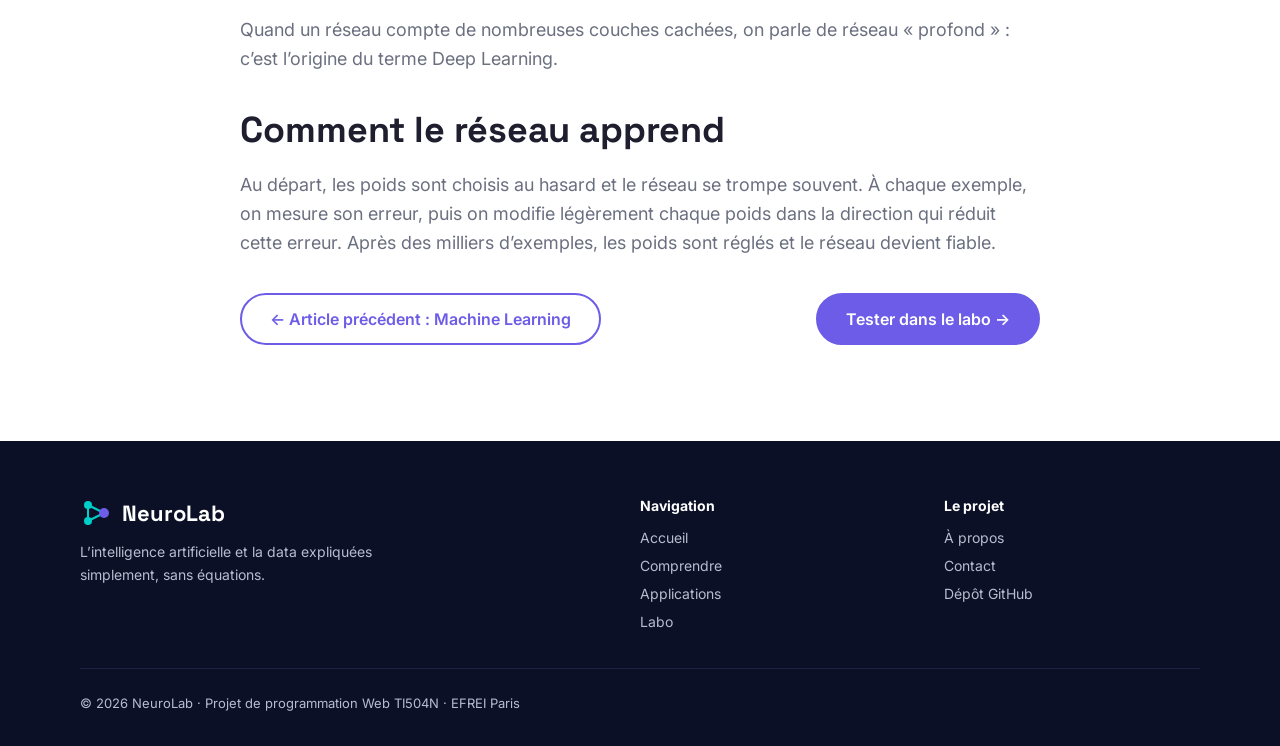
<file: pages/article-reseaux-neurones.html>
<!DOCTYPE html>
<html lang="fr">
<head>
  <meta charset="UTF-8">
  <meta name="viewport" content="width=device-width, initial-scale=1">
  <meta name="description" content="Neurones, poids et couches : le fonctionnement d'un réseau de neurones expliqué sans équations.">
  <link rel="icon" href="../img/favicon.svg" type="image/svg+xml">
  <title>Les réseaux de neurones — NeuroLab</title>

  <link rel="preconnect" href="https://fonts.googleapis.com">
  <link rel="preconnect" href="https://fonts.gstatic.com" crossorigin>
  <link rel="stylesheet" href="https://fonts.googleapis.com/css2?family=Inter:wght@400;500;600;700&amp;family=Space+Grotesk:wght@700&amp;display=swap">

  <link rel="stylesheet" href="../css/style.css">
  <link rel="stylesheet" href="../css/contenu.css">
  <script src="../js/main.js" defer></script>
</head>
<body>

  <header class="site-header">
    <div class="container site-header__inner">
      <a class="logo" href="../index.html">
        <svg width="32" height="32" viewBox="0 0 32 32" aria-hidden="true">
          <path d="M8 8L24 16M8 24L24 16M8 8V24" stroke="#00CEC9" stroke-width="2"/>
          <circle cx="8" cy="8" r="4" fill="#00CEC9"/>
          <circle cx="8" cy="24" r="4" fill="#00CEC9"/>
          <circle cx="24" cy="16" r="5" fill="#6C5CE7"/>
        </svg>
        NeuroLab
      </a>

      <nav class="nav" aria-label="Navigation principale">
        <button class="nav__toggle" type="button" aria-expanded="false" aria-controls="menu" aria-label="Ouvrir le menu">
          <span class="nav__toggle-bar"></span>
          <span class="nav__toggle-bar"></span>
          <span class="nav__toggle-bar"></span>
        </button>
        <ul class="nav__list" id="menu">
          <li><a class="nav__link" href="../index.html">Accueil</a></li>
          <li><a class="nav__link nav__link--active" href="comprendre.html" aria-current="page">Comprendre</a></li>
          <li><a class="nav__link" href="applications.html">Applications</a></li>
          <li><a class="nav__link" href="labo.html">Labo</a></li>
          <li><a class="nav__link" href="a-propos.html">À propos</a></li>
        </ul>
      </nav>
    </div>
  </header>

  <main>

    <!-- ================= BANDEAU TITRE ================= -->
    <section class="page-banner">
      <div class="container">
        <nav aria-label="Fil d'Ariane">
          <ol class="breadcrumb">
            <li><a href="../index.html">Accueil</a></li>
            <li><a href="comprendre.html">Comprendre</a></li>
            <li aria-current="page">Réseaux de neurones</li>
          </ol>
        </nav>
        <h1>Les réseaux de neurones, décortiqués</h1>
        <p class="page-banner__meta">Lecture : 5 min</p>
      </div>
    </section>

    <!-- ================= ARTICLE ================= -->
    <div class="section section--white">
      <div class="container">
        <article class="article">

          <h2>Un neurone artificiel</h2>
          <p>Malgré son nom, un neurone artificiel est une opération très simple. Il reçoit plusieurs valeurs, multiplie chacune par un <strong>poids</strong> qui mesure son importance, additionne le tout, puis décide de « s’activer » ou non selon le résultat.</p>
          <p>Prenons un exemple : pour décider s’il faut prendre un parapluie, on peut combiner la couverture nuageuse, l’humidité et la saison. Le poids de chaque critère dit à quel point il compte dans la décision.</p>

          <aside class="keypoints">
            <h3>À retenir</h3>
            <ul>
              <li>Un neurone = une somme pondérée suivie d’une décision d’activation.</li>
              <li>Apprendre, c’est ajuster les poids pour réduire l’erreur.</li>
              <li>Beaucoup de couches empilées = Deep Learning.</li>
            </ul>
          </aside>

          <h2>Des couches qui s’empilent</h2>
          <p>Un réseau de neurones organise les neurones en <strong>couches</strong>. La première reçoit les données (par exemple les pixels d’une image), la dernière donne la réponse (« chat » ou « chien »). Entre les deux, les <strong>couches cachées</strong> détectent des motifs de plus en plus complexes : des contours, puis des formes, puis des objets entiers.</p>

          <figure class="diagram">
            <img src="../img/schema-reseau.svg" alt="Schéma d’un réseau de neurones : une couche d’entrée, deux couches cachées et une couche de sortie, toutes reliées" width="800" height="380">
            <figcaption>Chaque neurone d’une couche est relié à tous ceux de la couche suivante.</figcaption>
          </figure>
          <p>Quand un réseau compte de nombreuses couches cachées, on parle de réseau « profond » : c’est l’origine du terme Deep Learning.</p>

          <h2>Comment le réseau apprend</h2>
          <p>Au départ, les poids sont choisis au hasard et le réseau se trompe souvent. À chaque exemple, on mesure son erreur, puis on modifie légèrement chaque poids dans la direction qui réduit cette erreur. Après des milliers d’exemples, les poids sont réglés et le réseau devient fiable.</p>

          <nav class="article-nav" aria-label="Navigation entre articles">
            <a class="btn btn--outline" href="article-machine-learning.html">← Article précédent : Machine Learning</a>
            <a class="btn" href="labo.html">Tester dans le labo →</a>
          </nav>

        </article>
      </div>
    </div>

  </main>

  <footer class="site-footer">
    <div class="container">
      <div class="site-footer__cols">
        <div>
          <a class="logo" href="../index.html">
            <svg width="32" height="32" viewBox="0 0 32 32" aria-hidden="true">
              <path d="M8 8L24 16M8 24L24 16M8 8V24" stroke="#00CEC9" stroke-width="2"/>
              <circle cx="8" cy="8" r="4" fill="#00CEC9"/>
              <circle cx="8" cy="24" r="4" fill="#00CEC9"/>
              <circle cx="24" cy="16" r="5" fill="#6C5CE7"/>
            </svg>
            NeuroLab
          </a>
          <p class="site-footer__about">L’intelligence artificielle et la data expliquées simplement, sans équations.</p>
        </div>

        <nav aria-label="Navigation du pied de page">
          <p class="site-footer__title">Navigation</p>
          <ul class="site-footer__list">
            <li><a href="../index.html">Accueil</a></li>
            <li><a href="comprendre.html">Comprendre</a></li>
            <li><a href="applications.html">Applications</a></li>
            <li><a href="labo.html">Labo</a></li>
          </ul>
        </nav>

        <div>
          <p class="site-footer__title">Le projet</p>
          <ul class="site-footer__list">
            <li><a href="a-propos.html">À propos</a></li>
            <li><a href="a-propos.html#contact">Contact</a></li>
            <li><a href="https://github.com/Yoannlcf/neurolab">Dépôt GitHub</a></li>
          </ul>
        </div>
      </div>

      <p class="site-footer__copy">© 2026 NeuroLab · Projet de programmation Web TI504N · EFREI Paris</p>
    </div>
  </footer>

</body>
</html>
</file>
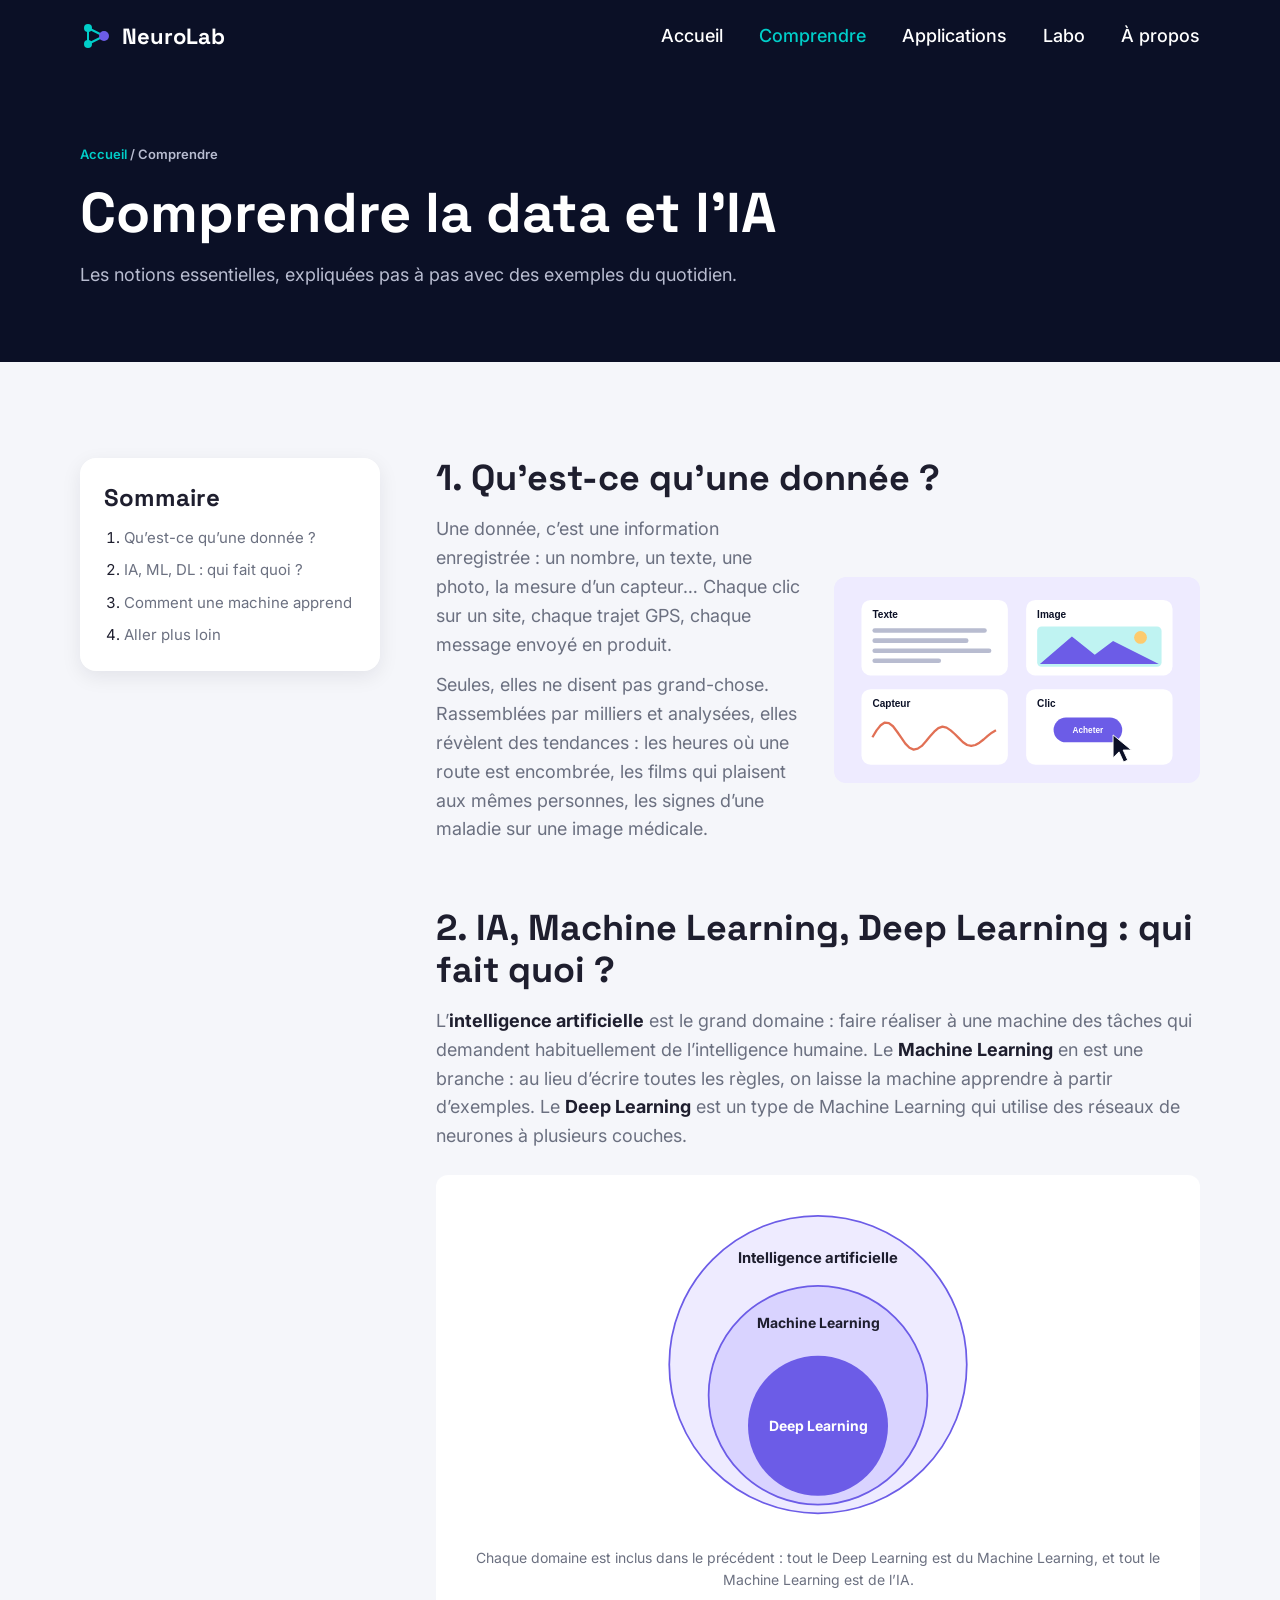
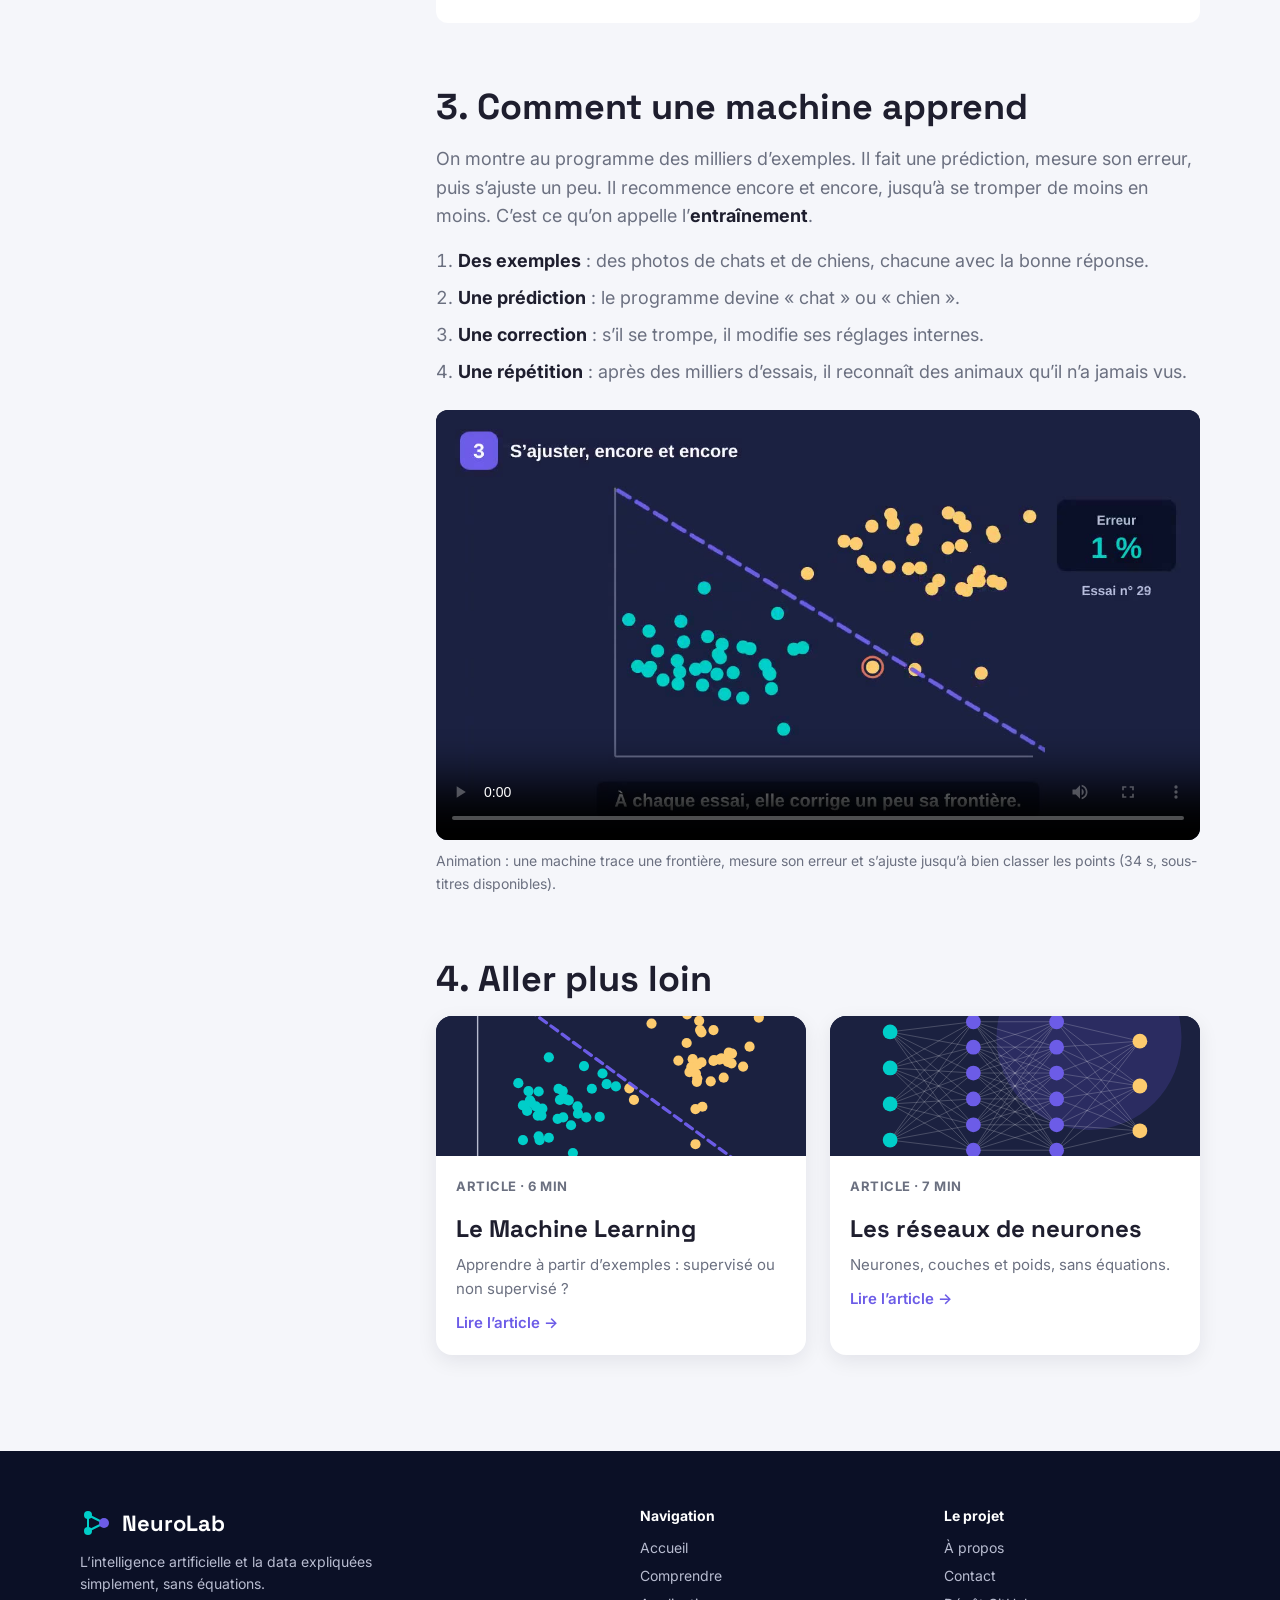
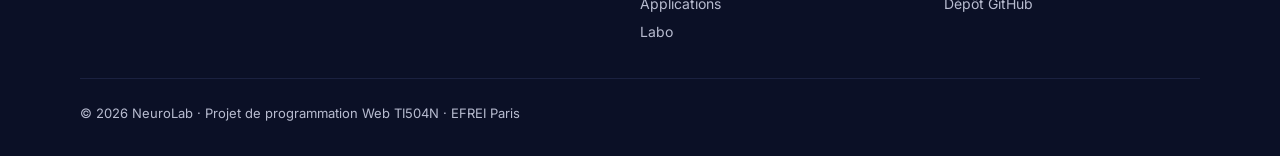
<file: pages/comprendre.html>
<!DOCTYPE html>
<html lang="fr">
<head>
  <meta charset="UTF-8">
  <meta name="viewport" content="width=device-width, initial-scale=1">
  <meta name="description" content="Les notions essentielles de la data et de l'IA expliquées simplement : données, IA, Machine Learning, Deep Learning.">
  <link rel="icon" href="../img/favicon.svg" type="image/svg+xml">
  <title>Comprendre la data et l'IA — NeuroLab</title>

  <link rel="preconnect" href="https://fonts.googleapis.com">
  <link rel="preconnect" href="https://fonts.gstatic.com" crossorigin>
  <link rel="stylesheet" href="https://fonts.googleapis.com/css2?family=Inter:wght@400;500;600;700&amp;family=Space+Grotesk:wght@700&amp;display=swap">

  <!-- style.css = styles communs ; contenu.css = styles des pages de contenu -->
  <link rel="stylesheet" href="../css/style.css">
  <link rel="stylesheet" href="../css/contenu.css">
  <script src="../js/main.js" defer></script>
  <script src="../js/comprendre.js" defer></script>
</head>
<body>

  <header class="site-header">
    <div class="container site-header__inner">
      <a class="logo" href="../index.html">
        <svg width="32" height="32" viewBox="0 0 32 32" aria-hidden="true">
          <path d="M8 8L24 16M8 24L24 16M8 8V24" stroke="#00CEC9" stroke-width="2"/>
          <circle cx="8" cy="8" r="4" fill="#00CEC9"/>
          <circle cx="8" cy="24" r="4" fill="#00CEC9"/>
          <circle cx="24" cy="16" r="5" fill="#6C5CE7"/>
        </svg>
        NeuroLab
      </a>

      <nav class="nav" aria-label="Navigation principale">
        <button class="nav__toggle" type="button" aria-expanded="false" aria-controls="menu" aria-label="Ouvrir le menu">
          <span class="nav__toggle-bar"></span>
          <span class="nav__toggle-bar"></span>
          <span class="nav__toggle-bar"></span>
        </button>
        <ul class="nav__list" id="menu">
          <li><a class="nav__link" href="../index.html">Accueil</a></li>
          <li><a class="nav__link nav__link--active" href="comprendre.html" aria-current="page">Comprendre</a></li>
          <li><a class="nav__link" href="applications.html">Applications</a></li>
          <li><a class="nav__link" href="labo.html">Labo</a></li>
          <li><a class="nav__link" href="a-propos.html">À propos</a></li>
        </ul>
      </nav>
    </div>
  </header>

  <main>

    <!-- ================= BANDEAU TITRE ================= -->
    <section class="page-banner">
      <div class="container">
        <nav aria-label="Fil d'Ariane">
          <ol class="breadcrumb">
            <li><a href="../index.html">Accueil</a></li>
            <li aria-current="page">Comprendre</li>
          </ol>
        </nav>
        <h1>Comprendre la data et l’IA</h1>
        <p class="page-banner__lead">Les notions essentielles, expliquées pas à pas avec des exemples du quotidien.</p>
      </div>
    </section>

    <!-- ================= CONTENU : sommaire + sections ================= -->
    <div class="section">
      <div class="container content-layout">

        <!-- Sommaire : colonne collante sur ordinateur, accordéon sur mobile.
             <details> se replie et se déplie tout seul, sans JavaScript. -->
        <aside class="toc">
          <details class="toc__details" open>
            <summary class="toc__title">Sommaire</summary>
            <ol class="toc__list">
              <li><a href="#donnees">Qu’est-ce qu’une donnée ?</a></li>
              <li><a href="#ia-ml-dl">IA, ML, DL : qui fait quoi ?</a></li>
              <li><a href="#apprentissage">Comment une machine apprend</a></li>
              <li><a href="#aller-plus-loin">Aller plus loin</a></li>
            </ol>
          </details>
        </aside>

        <div class="content-main">

          <!-- Section 1 -->
          <section class="content-section" id="donnees">
            <h2>1. Qu’est-ce qu’une donnée ?</h2>
            <div class="split">
              <div class="split__text">
                <p>Une donnée, c’est une information enregistrée : un nombre, un texte, une photo, la mesure d’un capteur… Chaque clic sur un site, chaque trajet GPS, chaque message envoyé en produit.</p>
                <p>Seules, elles ne disent pas grand-chose. Rassemblées par milliers et analysées, elles révèlent des tendances : les heures où une route est encombrée, les films qui plaisent aux mêmes personnes, les signes d’une maladie sur une image médicale.</p>
              </div>
              <img class="split__img" src="../img/donnees.svg" alt="Quatre exemples de données : un texte, une image, la courbe d’un capteur et un clic sur un bouton" width="800" height="450">
            </div>
          </section>

          <!-- Section 2 -->
          <section class="content-section" id="ia-ml-dl">
            <h2>2. IA, Machine Learning, Deep Learning : qui fait quoi ?</h2>
            <p>L’<strong>intelligence artificielle</strong> est le grand domaine : faire réaliser à une machine des tâches qui demandent habituellement de l’intelligence humaine. Le <strong>Machine Learning</strong> en est une branche : au lieu d’écrire toutes les règles, on laisse la machine apprendre à partir d’exemples. Le <strong>Deep Learning</strong> est un type de Machine Learning qui utilise des réseaux de neurones à plusieurs couches.</p>

            <!-- Schéma dessiné en SVG : pas d'image à charger, net à toutes les tailles -->
            <figure class="diagram">
              <svg viewBox="0 0 480 360" role="img" aria-labelledby="schema-titre">
                <title id="schema-titre">Le Deep Learning est inclus dans le Machine Learning, lui-même inclus dans l’intelligence artificielle</title>
                <circle cx="240" cy="180" r="170" fill="#EEEBFF" stroke="#6C5CE7" stroke-width="2"/>
                <circle cx="240" cy="215" r="125" fill="#D9D3FF" stroke="#6C5CE7" stroke-width="2"/>
                <circle cx="240" cy="250" r="80" fill="#6C5CE7"/>
                <text x="240" y="64" text-anchor="middle" font-size="17" font-weight="700" fill="#1E1E2E">Intelligence artificielle</text>
                <text x="240" y="138" text-anchor="middle" font-size="16" font-weight="700" fill="#1E1E2E">Machine Learning</text>
                <text x="240" y="256" text-anchor="middle" font-size="16" font-weight="700" fill="#FFFFFF">Deep Learning</text>
              </svg>
              <figcaption>Chaque domaine est inclus dans le précédent : tout le Deep Learning est du Machine Learning, et tout le Machine Learning est de l’IA.</figcaption>
            </figure>
          </section>

          <!-- Section 3 -->
          <section class="content-section" id="apprentissage">
            <h2>3. Comment une machine apprend</h2>
            <p>On montre au programme des milliers d’exemples. Il fait une prédiction, mesure son erreur, puis s’ajuste un peu. Il recommence encore et encore, jusqu’à se tromper de moins en moins. C’est ce qu’on appelle l’<strong>entraînement</strong>.</p>
            <ol class="steps">
              <li><strong>Des exemples</strong> : des photos de chats et de chiens, chacune avec la bonne réponse.</li>
              <li><strong>Une prédiction</strong> : le programme devine « chat » ou « chien ».</li>
              <li><strong>Une correction</strong> : s’il se trompe, il modifie ses réglages internes.</li>
              <li><strong>Une répétition</strong> : après des milliers d’essais, il reconnaît des animaux qu’il n’a jamais vus.</li>
            </ol>
            <figure class="video">
              <!-- preload="metadata" : la vidéo n'est téléchargée qu'au clic sur lecture -->
              <video controls preload="metadata" width="1280" height="720" poster="../img/video-poster.jpg">
                <source src="../video/apprentissage.mp4" type="video/mp4">
                <track src="../video/apprentissage.vtt" kind="subtitles" srclang="fr" label="Français">
                Votre navigateur ne peut pas lire cette vidéo.
              </video>
              <figcaption>Animation : une machine trace une frontière, mesure son erreur et s’ajuste jusqu’à bien classer les points (34 s, sous-titres disponibles).</figcaption>
            </figure>
          </section>

          <!-- Section 4 : liens vers les pages de niveau 2 -->
          <section class="content-section" id="aller-plus-loin">
            <h2>4. Aller plus loin</h2>
            <div class="cards-2">
              <article class="card">
                <img class="card__img" src="../img/theme-ml.svg" alt="" width="800" height="450" loading="lazy">
                <div class="card__body">
                  <p class="eyebrow">Article · 6 min</p>
                  <h3>Le Machine Learning</h3>
                  <p class="card__text">Apprendre à partir d’exemples : supervisé ou non supervisé ?</p>
                  <a class="card__link" href="article-machine-learning.html">Lire l’article →</a>
                </div>
              </article>
              <article class="card">
                <img class="card__img" src="../img/theme-reseaux.svg" alt="" width="800" height="450" loading="lazy">
                <div class="card__body">
                  <p class="eyebrow">Article · 7 min</p>
                  <h3>Les réseaux de neurones</h3>
                  <p class="card__text">Neurones, couches et poids, sans équations.</p>
                  <a class="card__link" href="article-reseaux-neurones.html">Lire l’article →</a>
                </div>
              </article>
            </div>
          </section>

        </div>
      </div>
    </div>

  </main>

  <footer class="site-footer">
    <div class="container">
      <div class="site-footer__cols">
        <div>
          <a class="logo" href="../index.html">
            <svg width="32" height="32" viewBox="0 0 32 32" aria-hidden="true">
              <path d="M8 8L24 16M8 24L24 16M8 8V24" stroke="#00CEC9" stroke-width="2"/>
              <circle cx="8" cy="8" r="4" fill="#00CEC9"/>
              <circle cx="8" cy="24" r="4" fill="#00CEC9"/>
              <circle cx="24" cy="16" r="5" fill="#6C5CE7"/>
            </svg>
            NeuroLab
          </a>
          <p class="site-footer__about">L’intelligence artificielle et la data expliquées simplement, sans équations.</p>
        </div>

        <nav aria-label="Navigation du pied de page">
          <p class="site-footer__title">Navigation</p>
          <ul class="site-footer__list">
            <li><a href="../index.html">Accueil</a></li>
            <li><a href="comprendre.html">Comprendre</a></li>
            <li><a href="applications.html">Applications</a></li>
            <li><a href="labo.html">Labo</a></li>
          </ul>
        </nav>

        <div>
          <p class="site-footer__title">Le projet</p>
          <ul class="site-footer__list">
            <li><a href="a-propos.html">À propos</a></li>
            <li><a href="a-propos.html#contact">Contact</a></li>
            <li><a href="https://github.com/Yoannlcf/neurolab">Dépôt GitHub</a></li>
          </ul>
        </div>
      </div>

      <p class="site-footer__copy">© 2026 NeuroLab · Projet de programmation Web TI504N · EFREI Paris</p>
    </div>
  </footer>

</body>
</html>
</file>
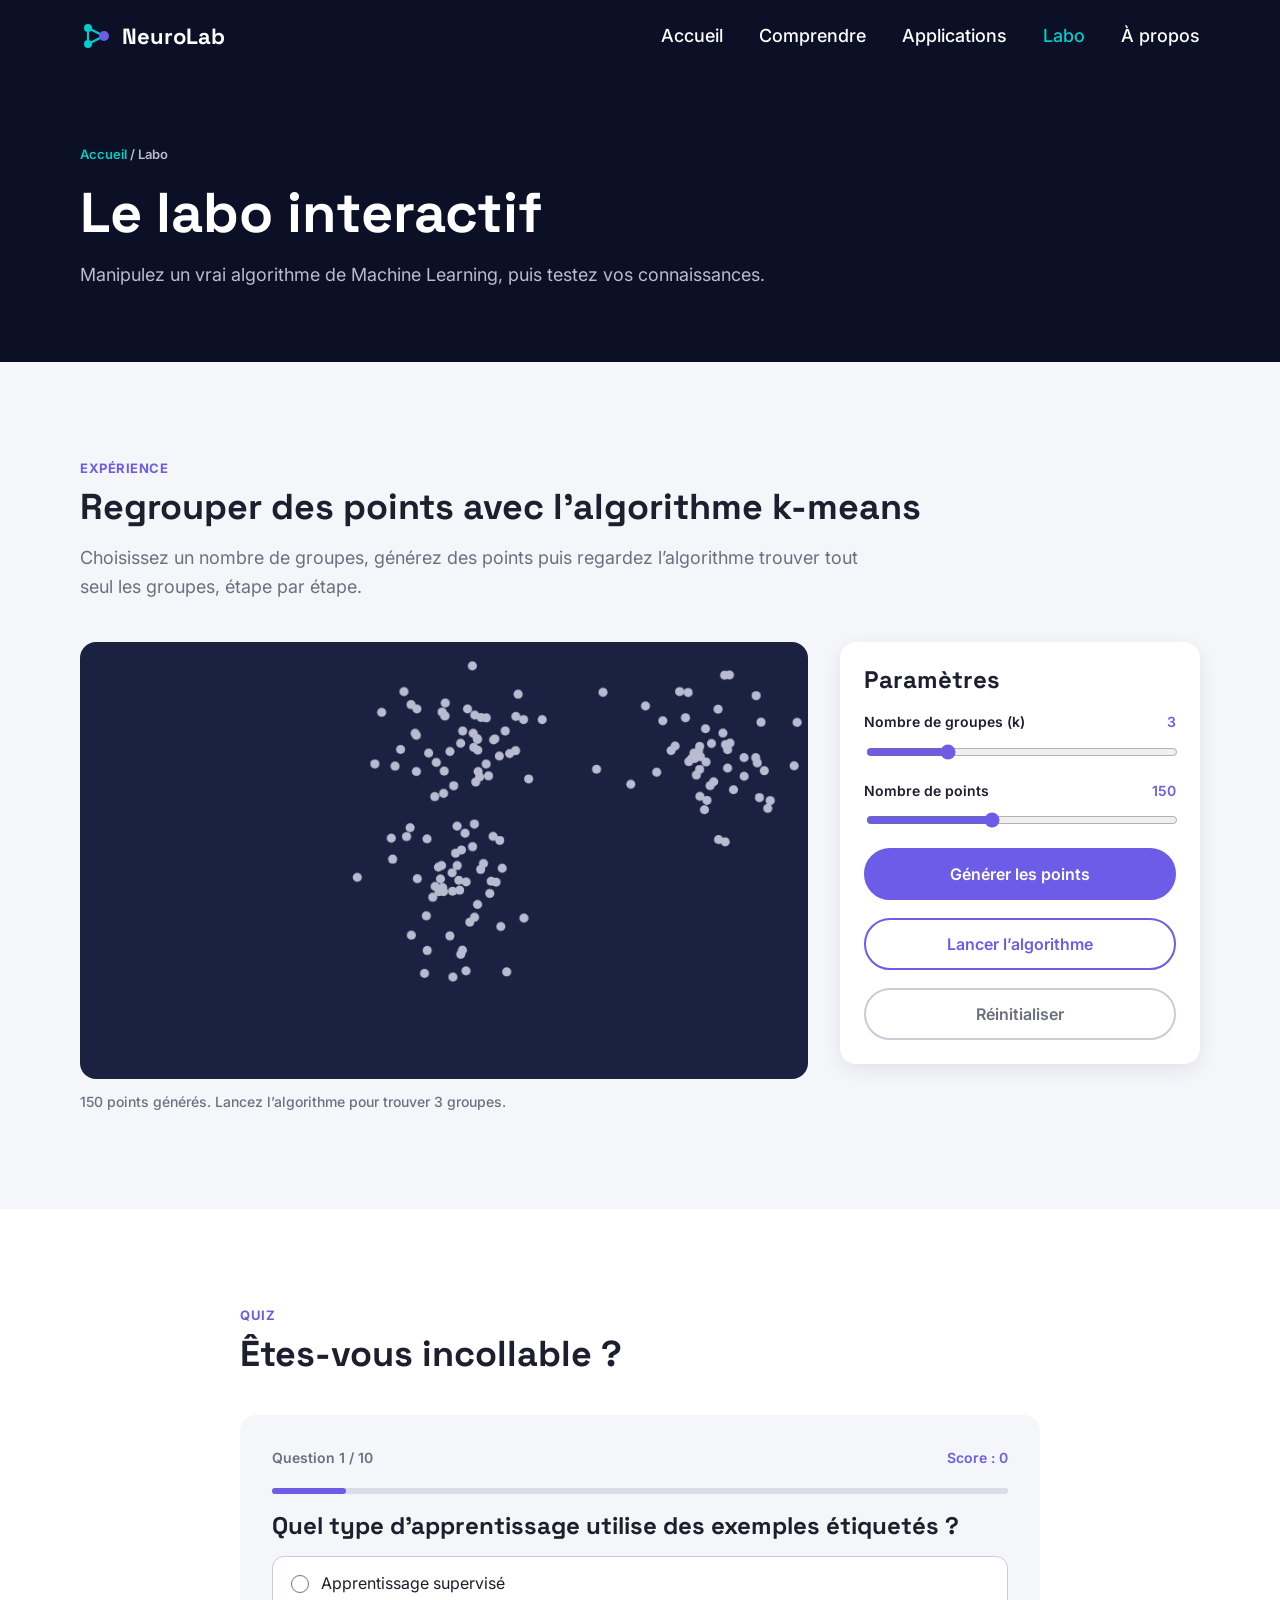
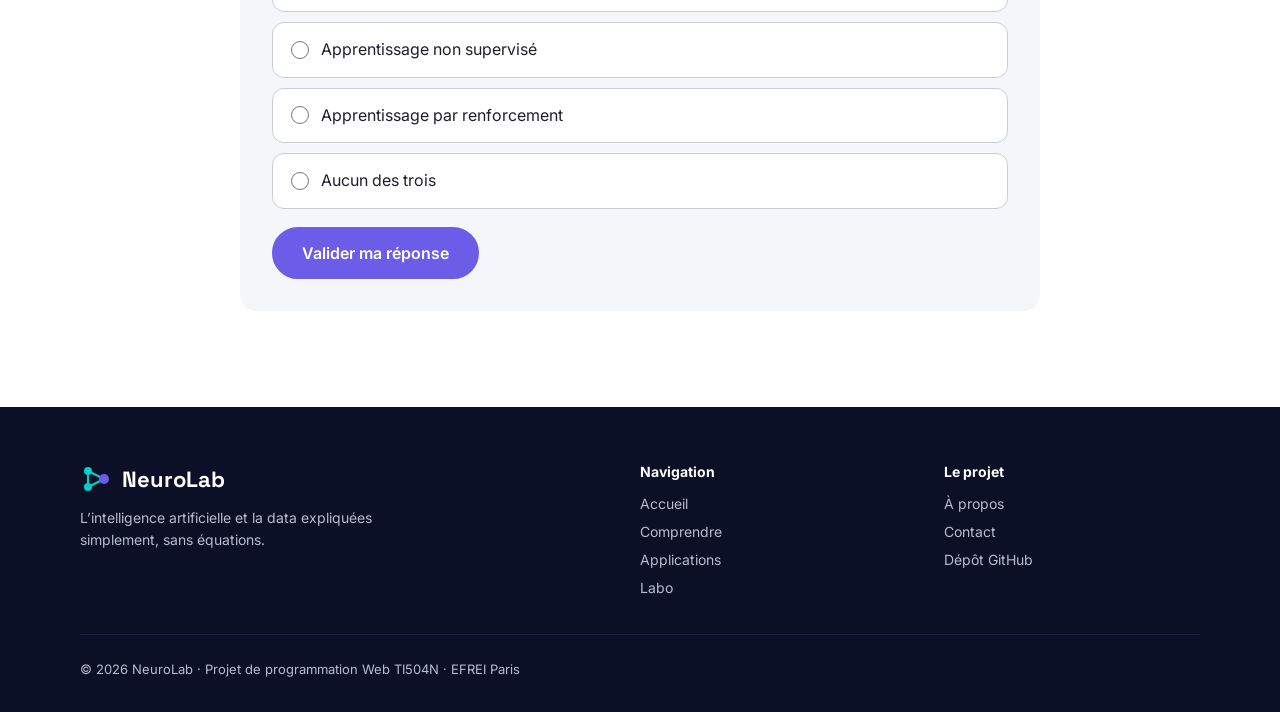
<file: pages/labo.html>
<!DOCTYPE html>
<html lang="fr">
<head>
  <meta charset="UTF-8">
  <meta name="viewport" content="width=device-width, initial-scale=1">
  <meta name="description" content="Manipulez l'algorithme k-means et testez vos connaissances sur l'IA avec notre quiz.">
  <link rel="icon" href="../img/favicon.svg" type="image/svg+xml">
  <title>Le labo interactif — NeuroLab</title>

  <link rel="preconnect" href="https://fonts.googleapis.com">
  <link rel="preconnect" href="https://fonts.gstatic.com" crossorigin>
  <link rel="stylesheet" href="https://fonts.googleapis.com/css2?family=Inter:wght@400;500;600;700&amp;family=Space+Grotesk:wght@700&amp;display=swap">

  <link rel="stylesheet" href="../css/style.css">
  <link rel="stylesheet" href="../css/labo.css">
  <script src="../js/main.js" defer></script>
  <script src="../js/kmeans.js" defer></script>
  <script src="../js/quiz.js" defer></script>
</head>
<body>

  <header class="site-header">
    <div class="container site-header__inner">
      <a class="logo" href="../index.html">
        <svg width="32" height="32" viewBox="0 0 32 32" aria-hidden="true">
          <path d="M8 8L24 16M8 24L24 16M8 8V24" stroke="#00CEC9" stroke-width="2"/>
          <circle cx="8" cy="8" r="4" fill="#00CEC9"/>
          <circle cx="8" cy="24" r="4" fill="#00CEC9"/>
          <circle cx="24" cy="16" r="5" fill="#6C5CE7"/>
        </svg>
        NeuroLab
      </a>

      <nav class="nav" aria-label="Navigation principale">
        <button class="nav__toggle" type="button" aria-expanded="false" aria-controls="menu" aria-label="Ouvrir le menu">
          <span class="nav__toggle-bar"></span>
          <span class="nav__toggle-bar"></span>
          <span class="nav__toggle-bar"></span>
        </button>
        <ul class="nav__list" id="menu">
          <li><a class="nav__link" href="../index.html">Accueil</a></li>
          <li><a class="nav__link" href="comprendre.html">Comprendre</a></li>
          <li><a class="nav__link" href="applications.html">Applications</a></li>
          <li><a class="nav__link nav__link--active" href="labo.html" aria-current="page">Labo</a></li>
          <li><a class="nav__link" href="a-propos.html">À propos</a></li>
        </ul>
      </nav>
    </div>
  </header>

  <main>

    <!-- ================= BANDEAU TITRE ================= -->
    <section class="page-banner">
      <div class="container">
        <nav aria-label="Fil d'Ariane">
          <ol class="breadcrumb">
            <li><a href="../index.html">Accueil</a></li>
            <li aria-current="page">Labo</li>
          </ol>
        </nav>
        <h1>Le labo interactif</h1>
        <p class="page-banner__lead">Manipulez un vrai algorithme de Machine Learning, puis testez vos connaissances.</p>
      </div>
    </section>

    <!-- ================= DÉMO K-MEANS ================= -->
    <section class="section" aria-labelledby="titre-kmeans">
      <div class="container">
        <p class="eyebrow">Expérience</p>
        <h2 id="titre-kmeans">Regrouper des points avec l’algorithme k-means</h2>
        <p class="labo__intro">Choisissez un nombre de groupes, générez des points puis regardez l’algorithme trouver tout seul les groupes, étape par étape.</p>

        <div class="kmeans">
          <div class="kmeans__stage">
            <!-- width/height = résolution du dessin ; le CSS gère la taille affichée.
                 Le texte entre les balises s'affiche si le canvas n'est pas pris en charge. -->
            <canvas class="kmeans__canvas" id="kmeans-canvas" width="800" height="480">
              Votre navigateur ne permet pas d’afficher la démonstration.
            </canvas>
            <p class="kmeans__status" id="kmeans-status" aria-live="polite">Générez des points pour commencer.</p>
          </div>

          <div class="panel">
            <h3>Paramètres</h3>

            <div class="panel__field">
              <div class="panel__label"><label for="k">Nombre de groupes (k)</label> <output id="k-value" for="k">3</output></div>
              <input type="range" id="k" name="k" min="2" max="6" value="3">
            </div>

            <div class="panel__field">
              <div class="panel__label"><label for="nb-points">Nombre de points</label> <output id="nb-points-value" for="nb-points">150</output></div>
              <input type="range" id="nb-points" name="nb-points" min="50" max="300" step="10" value="150">
            </div>

            <button class="btn" type="button" id="btn-generer">Générer les points</button>
            <button class="btn btn--outline" type="button" id="btn-lancer">Lancer l’algorithme</button>
            <button class="btn btn--quiet" type="button" id="btn-reset">Réinitialiser</button>
          </div>
        </div>
      </div>
    </section>

    <!-- ================= QUIZ ================= -->
    <section class="section section--white" aria-labelledby="titre-quiz">
      <div class="container quiz-wrap">
        <p class="eyebrow">Quiz</p>
        <h2 class="section__title" id="titre-quiz">Êtes-vous incollable ?</h2>

        <!-- Question affichée en attendant le JavaScript : quiz.js charge
             les 10 questions depuis data/quiz.json et remplace ce contenu. -->
        <form class="quiz" id="quiz">
          <div class="quiz__top">
            <span id="quiz-progress-text">Question 1 / 10</span>
            <span class="quiz__score" id="quiz-score">Score : 0</span>
          </div>
          <progress class="quiz__progress" id="quiz-progress" max="10" value="1">1 sur 10</progress>

          <fieldset class="quiz__question">
            <legend id="quiz-question">Quel type d’apprentissage utilise des exemples étiquetés ?</legend>
            <div class="quiz__options" id="quiz-options">
              <label class="quiz__option"><input type="radio" name="reponse" value="0" required> Apprentissage supervisé</label>
              <label class="quiz__option"><input type="radio" name="reponse" value="1"> Apprentissage non supervisé</label>
              <label class="quiz__option"><input type="radio" name="reponse" value="2"> Apprentissage par renforcement</label>
              <label class="quiz__option"><input type="radio" name="reponse" value="3"> Aucun des trois</label>
            </div>
          </fieldset>

          <button class="btn" type="submit">Valider ma réponse</button>

          <!-- Zone de retour, remplie par le JavaScript après chaque réponse -->
          <p class="quiz__feedback" id="quiz-feedback" aria-live="polite"></p>
        </form>
      </div>
    </section>

  </main>

  <footer class="site-footer">
    <div class="container">
      <div class="site-footer__cols">
        <div>
          <a class="logo" href="../index.html">
            <svg width="32" height="32" viewBox="0 0 32 32" aria-hidden="true">
              <path d="M8 8L24 16M8 24L24 16M8 8V24" stroke="#00CEC9" stroke-width="2"/>
              <circle cx="8" cy="8" r="4" fill="#00CEC9"/>
              <circle cx="8" cy="24" r="4" fill="#00CEC9"/>
              <circle cx="24" cy="16" r="5" fill="#6C5CE7"/>
            </svg>
            NeuroLab
          </a>
          <p class="site-footer__about">L’intelligence artificielle et la data expliquées simplement, sans équations.</p>
        </div>

        <nav aria-label="Navigation du pied de page">
          <p class="site-footer__title">Navigation</p>
          <ul class="site-footer__list">
            <li><a href="../index.html">Accueil</a></li>
            <li><a href="comprendre.html">Comprendre</a></li>
            <li><a href="applications.html">Applications</a></li>
            <li><a href="labo.html">Labo</a></li>
          </ul>
        </nav>

        <div>
          <p class="site-footer__title">Le projet</p>
          <ul class="site-footer__list">
            <li><a href="a-propos.html">À propos</a></li>
            <li><a href="a-propos.html#contact">Contact</a></li>
            <li><a href="https://github.com/Yoannlcf/neurolab">Dépôt GitHub</a></li>
          </ul>
        </div>
      </div>

      <p class="site-footer__copy">© 2026 NeuroLab · Projet de programmation Web TI504N · EFREI Paris</p>
    </div>
  </footer>

</body>
</html>
</file>
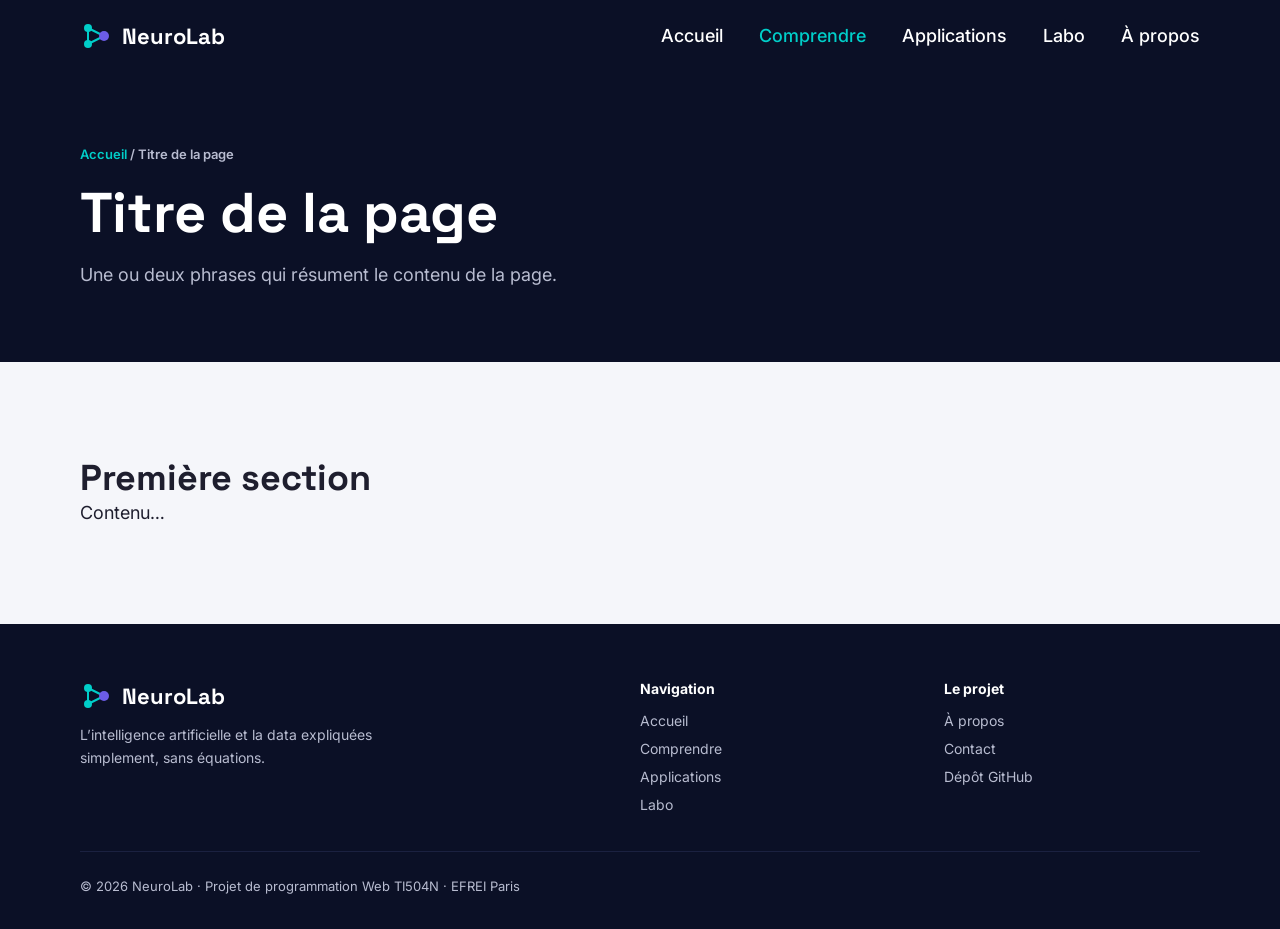
<file: pages/modele.html>
<!DOCTYPE html>
<!--
  MODÈLE DE PAGE INTERNE — à copier pour créer chaque nouvelle page.
  1. Copier ce fichier et le renommer (ex. comprendre.html).
  2. Changer <title>, la description, le fil d'Ariane, le h1 et le chapeau.
  3. Dans le menu, déplacer la classe du lien actif et aria-current="page"
     sur le lien de la nouvelle page.
  4. Écrire le contenu dans <main>, sous le bandeau.
  5. Supprimer ce commentaire.
  Les pages étant dans le dossier pages/, les chemins vers css/, js/ et
  index.html commencent par ../ (remonter d'un dossier).
-->
<html lang="fr">
<head>
  <meta charset="UTF-8">
  <meta name="viewport" content="width=device-width, initial-scale=1">
  <meta name="description" content="Description de la page en une phrase.">
  <link rel="icon" href="../img/favicon.svg" type="image/svg+xml">
  <title>Titre de la page — NeuroLab</title>

  <link rel="preconnect" href="https://fonts.googleapis.com">
  <link rel="preconnect" href="https://fonts.gstatic.com" crossorigin>
  <link rel="stylesheet" href="https://fonts.googleapis.com/css2?family=Inter:wght@400;500;600;700&amp;family=Space+Grotesk:wght@700&amp;display=swap">

  <link rel="stylesheet" href="../css/style.css">
  <script src="../js/main.js" defer></script>
</head>
<body>

  <header class="site-header">
    <div class="container site-header__inner">
      <a class="logo" href="../index.html">
        <svg width="32" height="32" viewBox="0 0 32 32" aria-hidden="true">
          <path d="M8 8L24 16M8 24L24 16M8 8V24" stroke="#00CEC9" stroke-width="2"/>
          <circle cx="8" cy="8" r="4" fill="#00CEC9"/>
          <circle cx="8" cy="24" r="4" fill="#00CEC9"/>
          <circle cx="24" cy="16" r="5" fill="#6C5CE7"/>
        </svg>
        NeuroLab
      </a>

      <nav class="nav" aria-label="Navigation principale">
        <button class="nav__toggle" type="button" aria-expanded="false" aria-controls="menu" aria-label="Ouvrir le menu">
          <span class="nav__toggle-bar"></span>
          <span class="nav__toggle-bar"></span>
          <span class="nav__toggle-bar"></span>
        </button>
        <ul class="nav__list" id="menu">
          <li><a class="nav__link" href="../index.html">Accueil</a></li>
          <li><a class="nav__link nav__link--active" href="comprendre.html" aria-current="page">Comprendre</a></li>
          <li><a class="nav__link" href="applications.html">Applications</a></li>
          <li><a class="nav__link" href="labo.html">Labo</a></li>
          <li><a class="nav__link" href="a-propos.html">À propos</a></li>
        </ul>
      </nav>
    </div>
  </header>

  <main>

    <!-- Bandeau titre (même structure sur toutes les pages internes) -->
    <section class="page-banner">
      <div class="container">
        <nav aria-label="Fil d'Ariane">
          <ol class="breadcrumb">
            <li><a href="../index.html">Accueil</a></li>
            <li aria-current="page">Titre de la page</li>
          </ol>
        </nav>
        <h1>Titre de la page</h1>
        <p class="page-banner__lead">Une ou deux phrases qui résument le contenu de la page.</p>
      </div>
    </section>

    <!-- Contenu de la page : une <section class="section"> par bloc -->
    <section class="section">
      <div class="container">
        <h2>Première section</h2>
        <p>Contenu…</p>
      </div>
    </section>

  </main>

  <footer class="site-footer">
    <div class="container">
      <div class="site-footer__cols">
        <div>
          <a class="logo" href="../index.html">
            <svg width="32" height="32" viewBox="0 0 32 32" aria-hidden="true">
              <path d="M8 8L24 16M8 24L24 16M8 8V24" stroke="#00CEC9" stroke-width="2"/>
              <circle cx="8" cy="8" r="4" fill="#00CEC9"/>
              <circle cx="8" cy="24" r="4" fill="#00CEC9"/>
              <circle cx="24" cy="16" r="5" fill="#6C5CE7"/>
            </svg>
            NeuroLab
          </a>
          <p class="site-footer__about">L’intelligence artificielle et la data expliquées simplement, sans équations.</p>
        </div>

        <nav aria-label="Navigation du pied de page">
          <p class="site-footer__title">Navigation</p>
          <ul class="site-footer__list">
            <li><a href="../index.html">Accueil</a></li>
            <li><a href="comprendre.html">Comprendre</a></li>
            <li><a href="applications.html">Applications</a></li>
            <li><a href="labo.html">Labo</a></li>
          </ul>
        </nav>

        <div>
          <p class="site-footer__title">Le projet</p>
          <ul class="site-footer__list">
            <li><a href="a-propos.html">À propos</a></li>
            <li><a href="a-propos.html#contact">Contact</a></li>
            <li><a href="https://github.com/Yoannlcf/neurolab">Dépôt GitHub</a></li>
          </ul>
        </div>
      </div>

      <p class="site-footer__copy">© 2026 NeuroLab · Projet de programmation Web TI504N · EFREI Paris</p>
    </div>
  </footer>

</body>
</html>
</file>
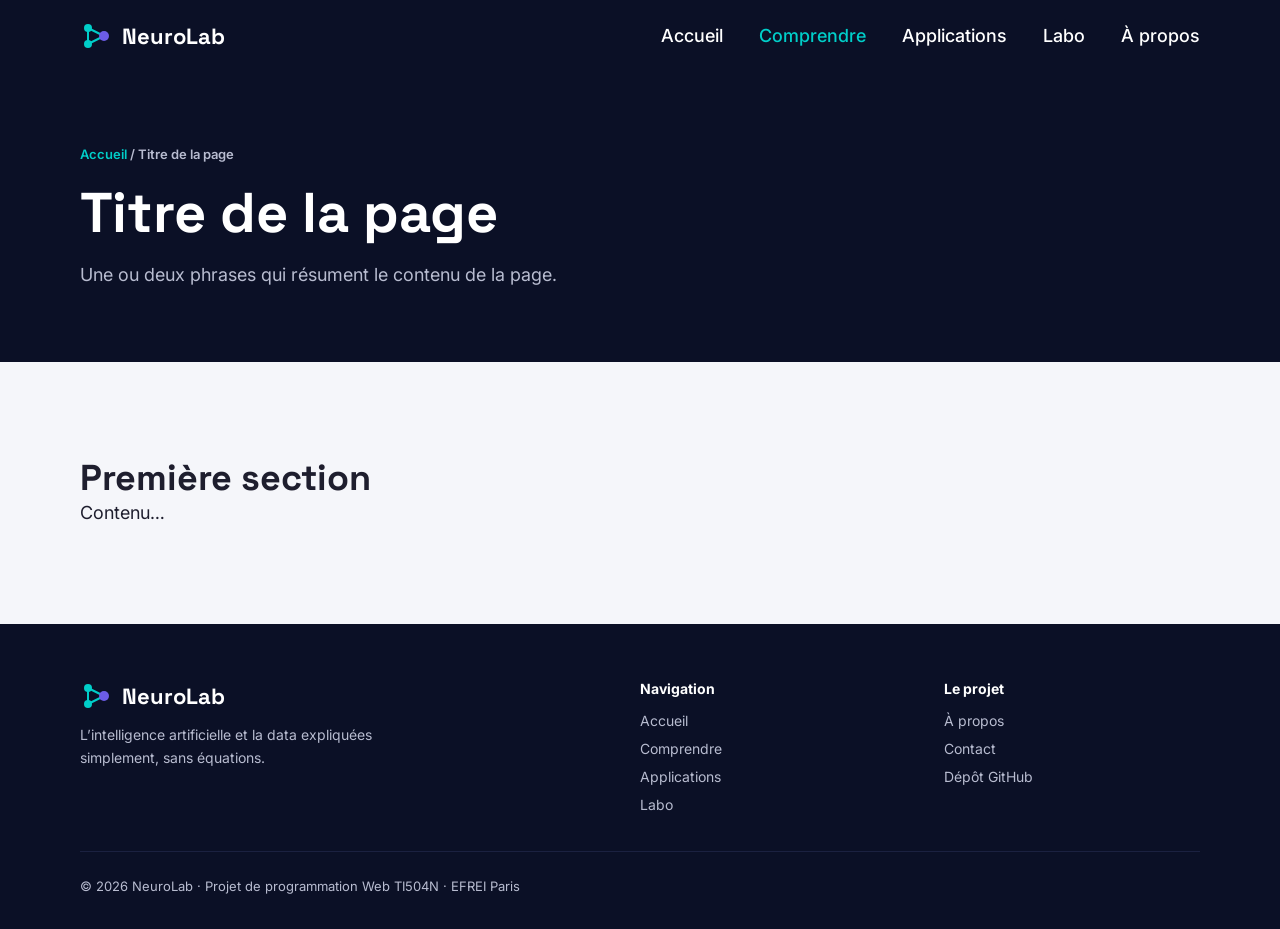
<file: etape2-base-commune/pages/modele.html>
<!DOCTYPE html>
<!--
  MODÈLE DE PAGE INTERNE — à copier pour créer chaque nouvelle page.
  1. Copier ce fichier et le renommer (ex. comprendre.html).
  2. Changer <title>, la description, le fil d'Ariane, le h1 et le chapeau.
  3. Dans le menu, déplacer la classe du lien actif et aria-current="page"
     sur le lien de la nouvelle page.
  4. Écrire le contenu dans <main>, sous le bandeau.
  5. Supprimer ce commentaire.
  Les pages étant dans le dossier pages/, les chemins vers css/, js/ et
  index.html commencent par ../ (remonter d'un dossier).
-->
<html lang="fr">
<head>
  <meta charset="UTF-8">
  <meta name="viewport" content="width=device-width, initial-scale=1">
  <meta name="description" content="Description de la page en une phrase.">
  <title>Titre de la page — NeuroLab</title>

  <link rel="preconnect" href="https://fonts.googleapis.com">
  <link rel="preconnect" href="https://fonts.gstatic.com" crossorigin>
  <link rel="stylesheet" href="https://fonts.googleapis.com/css2?family=Inter:wght@400;500;600;700&amp;family=Space+Grotesk:wght@700&amp;display=swap">

  <link rel="stylesheet" href="../css/style.css">
  <script src="../js/main.js" defer></script>
</head>
<body>

  <header class="site-header">
    <div class="container site-header__inner">
      <a class="logo" href="../index.html">
        <svg width="32" height="32" viewBox="0 0 32 32" aria-hidden="true">
          <path d="M8 8L24 16M8 24L24 16M8 8V24" stroke="#00CEC9" stroke-width="2"/>
          <circle cx="8" cy="8" r="4" fill="#00CEC9"/>
          <circle cx="8" cy="24" r="4" fill="#00CEC9"/>
          <circle cx="24" cy="16" r="5" fill="#6C5CE7"/>
        </svg>
        NeuroLab
      </a>

      <nav class="nav" aria-label="Navigation principale">
        <button class="nav__toggle" type="button" aria-expanded="false" aria-controls="menu" aria-label="Ouvrir le menu">
          <span class="nav__toggle-bar"></span>
          <span class="nav__toggle-bar"></span>
          <span class="nav__toggle-bar"></span>
        </button>
        <ul class="nav__list" id="menu">
          <li><a class="nav__link" href="../index.html">Accueil</a></li>
          <li><a class="nav__link nav__link--active" href="comprendre.html" aria-current="page">Comprendre</a></li>
          <li><a class="nav__link" href="applications.html">Applications</a></li>
          <li><a class="nav__link" href="labo.html">Labo</a></li>
          <li><a class="nav__link" href="a-propos.html">À propos</a></li>
        </ul>
      </nav>
    </div>
  </header>

  <main>

    <!-- Bandeau titre (même structure sur toutes les pages internes) -->
    <section class="page-banner">
      <div class="container">
        <nav aria-label="Fil d'Ariane">
          <ol class="breadcrumb">
            <li><a href="../index.html">Accueil</a></li>
            <li aria-current="page">Titre de la page</li>
          </ol>
        </nav>
        <h1>Titre de la page</h1>
        <p class="page-banner__lead">Une ou deux phrases qui résument le contenu de la page.</p>
      </div>
    </section>

    <!-- Contenu de la page : une <section class="section"> par bloc -->
    <section class="section">
      <div class="container">
        <h2>Première section</h2>
        <p>Contenu…</p>
      </div>
    </section>

  </main>

  <footer class="site-footer">
    <div class="container">
      <div class="site-footer__cols">
        <div>
          <a class="logo" href="../index.html">
            <svg width="32" height="32" viewBox="0 0 32 32" aria-hidden="true">
              <path d="M8 8L24 16M8 24L24 16M8 8V24" stroke="#00CEC9" stroke-width="2"/>
              <circle cx="8" cy="8" r="4" fill="#00CEC9"/>
              <circle cx="8" cy="24" r="4" fill="#00CEC9"/>
              <circle cx="24" cy="16" r="5" fill="#6C5CE7"/>
            </svg>
            NeuroLab
          </a>
          <p class="site-footer__about">L’intelligence artificielle et la data expliquées simplement, sans équations.</p>
        </div>

        <nav aria-label="Navigation du pied de page">
          <p class="site-footer__title">Navigation</p>
          <ul class="site-footer__list">
            <li><a href="../index.html">Accueil</a></li>
            <li><a href="comprendre.html">Comprendre</a></li>
            <li><a href="applications.html">Applications</a></li>
            <li><a href="labo.html">Labo</a></li>
          </ul>
        </nav>

        <div>
          <p class="site-footer__title">Le projet</p>
          <ul class="site-footer__list">
            <li><a href="a-propos.html">À propos</a></li>
            <li><a href="a-propos.html#contact">Contact</a></li>
            <li><a href="https://github.com/Yoannlcf/neurolab">Dépôt GitHub</a></li>
          </ul>
        </div>
      </div>

      <p class="site-footer__copy">© 2026 NeuroLab · Projet de programmation Web TI504N · EFREI Paris</p>
    </div>
  </footer>

</body>
</html>
</file>
<file: css/style.css>
/* =========================================================
   NeuroLab — feuille de style commune à toutes les pages
   Ordre : 1. variables  2. base  3. composants communs
           4. header  5. footer  6. sections de l'accueil
           7. pages internes  8. responsive
   ========================================================= */


/* ---------- 1. VARIABLES (charte graphique de la maquette) ---------- */
/* Une couleur ou une taille n'est écrite qu'une fois : pour changer
   la charte, on modifie seulement ces lignes. */
:root {
  --color-dark: #0B1026;        /* bleu nuit : header, hero, footer */
  --color-dark-2: #1B2140;      /* bleu nuit clair : fonds de médias */
  --color-primary: #6C5CE7;     /* violet : boutons et liens (= action) */
  --color-primary-light: #EEEBFF;
  --color-accent: #00CEC9;      /* cyan : repères (lien actif, fil d'Ariane) */
  --color-bg: #F5F6FA;          /* fond clair des zones de lecture */
  --color-white: #FFFFFF;
  --color-text: #1E1E2E;
  --color-muted: #6B7080;       /* texte secondaire */
  --color-soft: #B8BCD0;        /* texte secondaire sur fond sombre */
  --color-line: #C9CDD8;
  --color-placeholder: #DADDE6;

  --font-title: "Space Grotesk", Arial, sans-serif;
  --font-text: "Inter", Arial, sans-serif;

  --radius: 16px;
  --shadow: 0 6px 20px rgba(10, 15, 38, 0.08);
  --container: 1280px;          /* 1440 px de maquette - 2 x 80 px de marge */
  --gutter: 80px;               /* marge horizontale des sections */
}


/* ---------- 2. BASE ---------- */
/* box-sizing: border-box : la largeur d'un élément inclut son padding
   et sa bordure, ce qui rend les calculs de mise en page prévisibles. */
*,
*::before,
*::after {
  box-sizing: border-box;
}

body {
  margin: 0;
  font-family: var(--font-text);
  font-size: 1.125rem;          /* 18 px */
  line-height: 1.6;
  color: var(--color-text);
  background-color: var(--color-bg);
}

h1,
h2,
h3 {
  margin: 0;
  font-family: var(--font-title);
  line-height: 1.15;
}

h1 { font-size: 3.5rem; }       /* 56 px */
h2 { font-size: 2.25rem; }      /* 36 px */
h3 { font-size: 1.5rem; }       /* 24 px */

p {
  margin: 0;
}

img,
canvas {
  display: block;
  max-width: 100%;              /* une image ne dépasse jamais son conteneur */
}

a {
  color: var(--color-primary);
}

/* Contour visible au clavier (accessibilité) */
:focus-visible {
  outline: 3px solid var(--color-accent);
  outline-offset: 3px;
}


/* ---------- 3. COMPOSANTS COMMUNS ---------- */
/* Centre le contenu et limite sa largeur sur les grands écrans */
.container {
  width: 100%;
  max-width: calc(var(--container) + 2 * var(--gutter));
  margin: 0 auto;
  padding: 0 var(--gutter);
}

.section {
  padding: 96px 0;
}

.section--white {
  background-color: var(--color-white);
}

.section__title {
  margin-bottom: 40px;
}

/* Petit sur-titre en majuscules au-dessus d'un titre */
.eyebrow {
  margin-bottom: 8px;
  font-size: 0.8125rem;
  font-weight: 700;
  letter-spacing: 0.04em;
  text-transform: uppercase;
  color: var(--color-primary);
}

/* Boutons : <a> ou <button> avec la classe .btn */
.btn {
  display: inline-block;
  padding: 14px 28px;
  border: 2px solid var(--color-primary);
  border-radius: 999px;         /* forme « pilule » */
  font: 600 1rem var(--font-text);
  text-align: center;
  text-decoration: none;
  color: var(--color-white);
  background-color: var(--color-primary);
  cursor: pointer;
  transition: transform 0.2s, background-color 0.2s;
}

.btn:hover {
  transform: translateY(-2px);
}

.btn--ghost {                   /* bouton secondaire : contour seulement */
  background-color: transparent;
  border-color: var(--color-white);
}

.btn--ghost:hover {
  background-color: rgba(255, 255, 255, 0.1);
}

.btn--light {                   /* bouton blanc sur fond violet */
  color: var(--color-primary);
  background-color: var(--color-white);
  border-color: var(--color-white);
}

.btn--outline {                 /* bouton secondaire sur fond clair */
  color: var(--color-primary);
  background-color: transparent;
}

.btn--outline:hover {
  background-color: var(--color-primary-light);
}

/* Étiquettes arrondies (technologies, filtres) */
.chips {
  display: flex;
  flex-wrap: wrap;              /* les chips passent à la ligne si besoin */
  gap: 10px;
  margin: 0;
  padding: 0;
  list-style: none;
}

.chip {
  padding: 8px 16px;
  border: 1px solid var(--color-line);
  border-radius: 999px;
  font: 500 0.875rem var(--font-text);
  color: var(--color-text);
  background-color: var(--color-white);
}

button.chip {                   /* chip cliquable (filtres) */
  cursor: pointer;
}

button.chip:hover {
  border-color: var(--color-primary);
}

.chip--active {
  border-color: var(--color-primary);
  color: var(--color-white);
  background-color: var(--color-primary);
}

/* Carte (carrousel, liens vers les articles, etc.) */
.card {
  overflow: hidden;
  border-radius: var(--radius);
  background-color: var(--color-white);
  box-shadow: var(--shadow);
}

.card__media {
  height: 180px;
  background-color: var(--color-placeholder);
}

/* Image en haut d'une carte : remplit la zone sans se déformer */
.card__img {
  width: 100%;
  height: 180px;
  object-fit: cover;
  background-color: var(--color-dark-2);
}

.card__body {
  display: flex;
  flex-direction: column;
  gap: 10px;
  padding: 20px;
}

.card__text {
  font-size: 0.9375rem;
  color: var(--color-muted);
}

.card__link {
  font-size: 0.9375rem;
  font-weight: 600;
  text-decoration: none;
}

.card__link:hover {
  text-decoration: underline;
}


/* ---------- 4. HEADER ---------- */
.site-header {
  position: sticky;             /* reste visible en haut pendant le défilement */
  top: 0;
  z-index: 10;
  background-color: var(--color-dark);
}

.site-header__inner {
  display: flex;
  align-items: center;
  justify-content: space-between;
  min-height: 72px;
}

.logo {
  display: flex;
  align-items: center;
  gap: 10px;
  font: 700 1.375rem var(--font-title);
  color: var(--color-white);
  text-decoration: none;
}

.nav__list {
  display: flex;
  gap: 36px;
  margin: 0;
  padding: 0;
  list-style: none;
}

.nav__link {
  font-weight: 500;
  color: var(--color-white);
  text-decoration: none;
}

.nav__link:hover,
.nav__link--active {            /* page en cours : en cyan */
  color: var(--color-accent);
}

/* Le bouton burger n'apparaît que sur mobile (voir partie 8) */
.nav__toggle {
  display: none;
  padding: 6px;
  border: none;
  background: none;
  cursor: pointer;
}

.nav__toggle-bar {
  display: block;
  width: 24px;
  height: 2px;
  margin: 5px 0;
  border-radius: 2px;
  background-color: var(--color-white);
  transition: transform 0.25s, opacity 0.25s;
}


/* ---------- 5. FOOTER ---------- */
.site-footer {
  padding: 56px 0 32px;
  color: var(--color-soft);
  background-color: var(--color-dark);
}

.site-footer__cols {
  display: grid;
  grid-template-columns: 2fr 1fr 1fr;
  gap: 48px;
  padding-bottom: 32px;
  border-bottom: 1px solid var(--color-dark-2);
}

.site-footer__about {
  margin-top: 12px;
  max-width: 340px;
  font-size: 0.875rem;
}

.site-footer__title {
  margin: 0 0 10px;
  font: 700 0.875rem var(--font-text);
  color: var(--color-white);
}

.site-footer__list {
  margin: 0;
  padding: 0;
  list-style: none;
  font-size: 0.875rem;
  line-height: 2;
}

.site-footer__list a {
  color: var(--color-soft);
  text-decoration: none;
}

.site-footer__list a:hover {
  color: var(--color-accent);
}

.site-footer__copy {
  margin-top: 24px;
  font-size: 0.8125rem;
}


/* ---------- 6. ACCUEIL ---------- */
/* Hero : texte à gauche, animation à droite */
.hero {
  padding: 112px 0;
  color: var(--color-white);
  background-color: var(--color-dark);
}

.hero__inner {
  display: grid;
  grid-template-columns: 1fr 1fr;
  align-items: center;
  gap: 64px;
}

.hero__text {
  display: flex;
  flex-direction: column;
  align-items: flex-start;
  gap: 24px;
}

.hero .eyebrow {
  margin: 0;
  color: var(--color-accent);
}

.hero__lead {
  color: var(--color-soft);
}

.hero__actions {
  display: flex;
  flex-wrap: wrap;
  gap: 12px;
}

/* Illustration du hero (SVG animé) */
.hero__visual {
  width: 100%;
  height: auto;                 /* garde les proportions de l'image */
  border-radius: var(--radius);
}

/* Carrousel des thèmes */
.carousel__head {
  display: flex;
  align-items: flex-end;
  justify-content: space-between;
  gap: 16px;
  margin-bottom: 40px;
}

.carousel__arrows {
  display: flex;
  gap: 12px;
}

.carousel__arrow {
  display: grid;
  place-items: center;
  width: 44px;
  height: 44px;
  border: 1px solid var(--color-line);
  border-radius: 50%;
  font-size: 1.25rem;
  color: var(--color-text);
  background-color: var(--color-white);
  cursor: pointer;
}

.carousel__arrow:hover {
  border-color: var(--color-primary);
  color: var(--color-primary);
}

/* La piste défile horizontalement ; scroll-snap aligne toujours
   une carte sur le bord gauche, à la souris comme au doigt */
.carousel__track {
  display: grid;
  grid-auto-flow: column;
  grid-auto-columns: calc((100% - 2 * 24px) / 3);   /* 3 cartes visibles */
  gap: 24px;
  margin: 0;
  padding: 4px 0 20px;          /* laisse de la place à l'ombre des cartes */
  overflow-x: auto;
  scroll-snap-type: x mandatory;
  scrollbar-width: none;        /* barre de défilement masquée (Firefox) */
  list-style: none;
}

.carousel__track::-webkit-scrollbar {
  display: none;                /* barre de défilement masquée (Chrome, Safari) */
}

.carousel__track > .card {
  scroll-snap-align: start;
}

.carousel__dots {
  display: flex;
  justify-content: center;
  gap: 8px;
  margin-top: 32px;
}

.carousel__dot {
  width: 10px;
  height: 10px;
  padding: 0;
  border: none;
  border-radius: 50%;
  background-color: var(--color-placeholder);
  cursor: pointer;
}

.carousel__dot--active {
  width: 12px;
  height: 12px;
  background-color: var(--color-primary);
}

/* Couleurs de secours des anciens visuels de cartes */
.card__media--1 { background: linear-gradient(135deg, var(--color-primary), var(--color-accent)); }
.card__media--2 { background: linear-gradient(135deg, var(--color-dark-2), var(--color-primary)); }
.card__media--3 { background: linear-gradient(135deg, var(--color-accent), var(--color-dark-2)); }

/* Chiffres clés */
.stats {
  display: grid;
  grid-template-columns: repeat(4, 1fr);
  gap: 24px;
  margin: 0;
  padding: 0;
  list-style: none;
}

.stat {
  display: flex;
  flex-direction: column;
  gap: 8px;
  padding: 32px 24px;
  border-radius: var(--radius);
  text-align: center;
  background-color: var(--color-bg);
}

.stat__value {
  font: 700 3rem/1.1 var(--font-title);
  color: var(--color-primary);
}

.stat__label {
  font-size: 0.9375rem;
  line-height: 1.4;
  color: var(--color-muted);
}

.stat__source {
  font-size: 0.75rem;
  color: var(--color-muted);
}

/* Appel à l'action final */
.cta {
  padding: 72px 0;
  text-align: center;
  color: var(--color-white);
  background-color: var(--color-primary);
}

.cta__inner {
  display: flex;
  flex-direction: column;
  align-items: center;
  gap: 20px;
}

.cta__text {
  color: var(--color-primary-light);
}


/* ---------- 7. PAGES INTERNES ---------- */
/* Bandeau sombre en haut de chaque page de contenu */
.page-banner {
  padding: 72px 0;
  color: var(--color-white);
  background-color: var(--color-dark);
}

.breadcrumb {
  margin: 0 0 16px;
  padding: 0;
  list-style: none;
  font-size: 0.8125rem;
  font-weight: 600;
}

.breadcrumb li {
  display: inline;
}

.breadcrumb li + li::before {   /* séparateur « / » entre les liens */
  content: " / ";
  color: var(--color-soft);
}

.breadcrumb a {
  color: var(--color-accent);
  text-decoration: none;
}

.breadcrumb [aria-current] {
  color: var(--color-soft);
}

.page-banner__lead {
  margin-top: 16px;
  max-width: 800px;
  color: var(--color-soft);
}


/* ---------- 8. RESPONSIVE ---------- */
/* Tablette (768 px et moins) */
@media (max-width: 768px) {
  :root {
    --gutter: 20px;
  }

  body {
    font-size: 0.9375rem;       /* 15 px */
  }

  h1 { font-size: 2.125rem; }   /* 34 px */
  h2 { font-size: 1.625rem; }   /* 26 px */
  h3 { font-size: 1.25rem; }    /* 20 px */

  .section,
  .hero {
    padding: 48px 0;
  }

  .page-banner {
    padding: 40px 0;
  }

  /* Menu burger : le bouton apparaît, la liste est cachée
     jusqu'à ce que main.js ajoute la classe .nav--open */
  .nav__toggle {
    display: block;
  }

  .nav__list {
    display: none;
    position: absolute;
    top: 100%;
    left: 0;
    right: 0;
    flex-direction: column;
    gap: 0;
    padding: 8px var(--gutter) 16px;
    border-top: 1px solid var(--color-dark-2);
    background-color: var(--color-dark);
    box-shadow: 0 12px 24px rgba(0, 0, 0, 0.35);  /* détache le menu du contenu */
  }

  .nav--open .nav__list {
    display: flex;
  }

  .nav__link {
    display: block;
    padding: 12px 0;
  }

  /* Le burger se transforme en croix quand le menu est ouvert */
  .nav--open .nav__toggle-bar:nth-child(1) { transform: translateY(7px) rotate(45deg); }
  .nav--open .nav__toggle-bar:nth-child(2) { opacity: 0; }
  .nav--open .nav__toggle-bar:nth-child(3) { transform: translateY(-7px) rotate(-45deg); }

  /* Les colonnes s'empilent */
  .hero__inner {
    grid-template-columns: 1fr;
    gap: 32px;
  }

  /* Une carte et demie visible : on comprend qu'on peut faire glisser */
  .carousel__track {
    grid-auto-columns: 80%;
    gap: 16px;
  }

  .stats {
    grid-template-columns: 1fr 1fr;
    gap: 12px;
  }

  .stat {
    padding: 20px 12px;
  }

  .stat__value {
    font-size: 1.75rem;
  }

  .cta {
    padding: 40px 0;
  }

  .site-footer__cols {
    grid-template-columns: 1fr;
    gap: 24px;
    text-align: center;
  }

  .site-footer .logo {
    justify-content: center;
  }

  .site-footer__about {
    margin: 12px auto 0;
  }

  .site-footer__copy {
    text-align: center;
  }
}

/* Mobile (480 px et moins) */
@media (max-width: 480px) {
  .hero__actions,
  .hero__actions .btn {
    width: 100%;                /* boutons pleine largeur, plus faciles à toucher */
  }

  .carousel__arrows {
    display: none;              /* sur mobile, on fera défiler au doigt (étape 3) */
  }
}
</file>
<file: etape2-base-commune/css/style.css>
/* =========================================================
   NeuroLab — feuille de style commune à toutes les pages
   Ordre : 1. variables  2. base  3. composants communs
           4. header  5. footer  6. sections de l'accueil
           7. pages internes  8. responsive
   ========================================================= */


/* ---------- 1. VARIABLES (charte graphique de la maquette) ---------- */
/* Une couleur ou une taille n'est écrite qu'une fois : pour changer
   la charte, on modifie seulement ces lignes. */
:root {
  --color-dark: #0B1026;        /* bleu nuit : header, hero, footer */
  --color-dark-2: #1B2140;      /* bleu nuit clair : fonds de médias */
  --color-primary: #6C5CE7;     /* violet : boutons et liens (= action) */
  --color-primary-light: #EEEBFF;
  --color-accent: #00CEC9;      /* cyan : repères (lien actif, fil d'Ariane) */
  --color-bg: #F5F6FA;          /* fond clair des zones de lecture */
  --color-white: #FFFFFF;
  --color-text: #1E1E2E;
  --color-muted: #6B7080;       /* texte secondaire */
  --color-soft: #B8BCD0;        /* texte secondaire sur fond sombre */
  --color-line: #C9CDD8;
  --color-placeholder: #DADDE6;

  --font-title: "Space Grotesk", Arial, sans-serif;
  --font-text: "Inter", Arial, sans-serif;

  --radius: 16px;
  --shadow: 0 6px 20px rgba(10, 15, 38, 0.08);
  --container: 1280px;          /* 1440 px de maquette - 2 x 80 px de marge */
  --gutter: 80px;               /* marge horizontale des sections */
}


/* ---------- 2. BASE ---------- */
/* box-sizing: border-box : la largeur d'un élément inclut son padding
   et sa bordure, ce qui rend les calculs de mise en page prévisibles. */
*,
*::before,
*::after {
  box-sizing: border-box;
}

body {
  margin: 0;
  font-family: var(--font-text);
  font-size: 1.125rem;          /* 18 px */
  line-height: 1.6;
  color: var(--color-text);
  background-color: var(--color-bg);
}

h1,
h2,
h3 {
  margin: 0;
  font-family: var(--font-title);
  line-height: 1.15;
}

h1 { font-size: 3.5rem; }       /* 56 px */
h2 { font-size: 2.25rem; }      /* 36 px */
h3 { font-size: 1.5rem; }       /* 24 px */

p {
  margin: 0;
}

img,
canvas {
  display: block;
  max-width: 100%;              /* une image ne dépasse jamais son conteneur */
}

a {
  color: var(--color-primary);
}

/* Contour visible au clavier (accessibilité) */
:focus-visible {
  outline: 3px solid var(--color-accent);
  outline-offset: 3px;
}


/* ---------- 3. COMPOSANTS COMMUNS ---------- */
/* Centre le contenu et limite sa largeur sur les grands écrans */
.container {
  width: 100%;
  max-width: calc(var(--container) + 2 * var(--gutter));
  margin: 0 auto;
  padding: 0 var(--gutter);
}

.section {
  padding: 96px 0;
}

.section--white {
  background-color: var(--color-white);
}

.section__title {
  margin-bottom: 40px;
}

/* Petit sur-titre en majuscules au-dessus d'un titre */
.eyebrow {
  margin-bottom: 8px;
  font-size: 0.8125rem;
  font-weight: 700;
  letter-spacing: 0.04em;
  text-transform: uppercase;
  color: var(--color-primary);
}

/* Boutons : <a> ou <button> avec la classe .btn */
.btn {
  display: inline-block;
  padding: 14px 28px;
  border: 2px solid var(--color-primary);
  border-radius: 999px;         /* forme « pilule » */
  font: 600 1rem var(--font-text);
  text-align: center;
  text-decoration: none;
  color: var(--color-white);
  background-color: var(--color-primary);
  cursor: pointer;
  transition: transform 0.2s, background-color 0.2s;
}

.btn:hover {
  transform: translateY(-2px);
}

.btn--ghost {                   /* bouton secondaire : contour seulement */
  background-color: transparent;
  border-color: var(--color-white);
}

.btn--ghost:hover {
  background-color: rgba(255, 255, 255, 0.1);
}

.btn--light {                   /* bouton blanc sur fond violet */
  color: var(--color-primary);
  background-color: var(--color-white);
  border-color: var(--color-white);
}

/* Carte (carrousel, liens vers les articles, etc.) */
.card {
  overflow: hidden;
  border-radius: var(--radius);
  background-color: var(--color-white);
  box-shadow: var(--shadow);
}

.card__media {
  height: 180px;
  background-color: var(--color-placeholder);
}

.card__body {
  display: flex;
  flex-direction: column;
  gap: 10px;
  padding: 20px;
}

.card__text {
  font-size: 0.9375rem;
  color: var(--color-muted);
}

.card__link {
  font-size: 0.9375rem;
  font-weight: 600;
  text-decoration: none;
}

.card__link:hover {
  text-decoration: underline;
}


/* ---------- 4. HEADER ---------- */
.site-header {
  position: sticky;             /* reste visible en haut pendant le défilement */
  top: 0;
  z-index: 10;
  background-color: var(--color-dark);
}

.site-header__inner {
  display: flex;
  align-items: center;
  justify-content: space-between;
  min-height: 72px;
}

.logo {
  display: flex;
  align-items: center;
  gap: 10px;
  font: 700 1.375rem var(--font-title);
  color: var(--color-white);
  text-decoration: none;
}

.nav__list {
  display: flex;
  gap: 36px;
  margin: 0;
  padding: 0;
  list-style: none;
}

.nav__link {
  font-weight: 500;
  color: var(--color-white);
  text-decoration: none;
}

.nav__link:hover,
.nav__link--active {            /* page en cours : en cyan */
  color: var(--color-accent);
}

/* Le bouton burger n'apparaît que sur mobile (voir partie 8) */
.nav__toggle {
  display: none;
  padding: 6px;
  border: none;
  background: none;
  cursor: pointer;
}

.nav__toggle-bar {
  display: block;
  width: 24px;
  height: 2px;
  margin: 5px 0;
  border-radius: 2px;
  background-color: var(--color-white);
  transition: transform 0.25s, opacity 0.25s;
}


/* ---------- 5. FOOTER ---------- */
.site-footer {
  padding: 56px 0 32px;
  color: var(--color-soft);
  background-color: var(--color-dark);
}

.site-footer__cols {
  display: grid;
  grid-template-columns: 2fr 1fr 1fr;
  gap: 48px;
  padding-bottom: 32px;
  border-bottom: 1px solid var(--color-dark-2);
}

.site-footer__about {
  margin-top: 12px;
  max-width: 340px;
  font-size: 0.875rem;
}

.site-footer__title {
  margin: 0 0 10px;
  font: 700 0.875rem var(--font-text);
  color: var(--color-white);
}

.site-footer__list {
  margin: 0;
  padding: 0;
  list-style: none;
  font-size: 0.875rem;
  line-height: 2;
}

.site-footer__list a {
  color: var(--color-soft);
  text-decoration: none;
}

.site-footer__list a:hover {
  color: var(--color-accent);
}

.site-footer__copy {
  margin-top: 24px;
  font-size: 0.8125rem;
}


/* ---------- 6. ACCUEIL ---------- */
/* Hero : texte à gauche, animation à droite */
.hero {
  padding: 112px 0;
  color: var(--color-white);
  background-color: var(--color-dark);
}

.hero__inner {
  display: grid;
  grid-template-columns: 1fr 1fr;
  align-items: center;
  gap: 64px;
}

.hero__text {
  display: flex;
  flex-direction: column;
  align-items: flex-start;
  gap: 24px;
}

.hero .eyebrow {
  margin: 0;
  color: var(--color-accent);
}

.hero__lead {
  color: var(--color-soft);
}

.hero__actions {
  display: flex;
  flex-wrap: wrap;
  gap: 12px;
}

/* Zone du futur canvas animé (étape 3) : un dégradé sert de fond
   tant que le JavaScript n'a pas dessiné le réseau de neurones. */
.hero__visual {
  width: 100%;
  height: 420px;
  border-radius: var(--radius);
  background: radial-gradient(circle at 70% 30%, rgba(108, 92, 231, 0.35), transparent 60%),
              radial-gradient(circle at 25% 75%, rgba(0, 206, 201, 0.25), transparent 55%),
              var(--color-dark-2);
}

/* Carrousel des thèmes */
.carousel__head {
  display: flex;
  align-items: flex-end;
  justify-content: space-between;
  gap: 16px;
  margin-bottom: 40px;
}

.carousel__arrows {
  display: flex;
  gap: 12px;
}

.carousel__arrow {
  display: grid;
  place-items: center;
  width: 44px;
  height: 44px;
  border: 1px solid var(--color-line);
  border-radius: 50%;
  font-size: 1.25rem;
  color: var(--color-text);
  background-color: var(--color-white);
  cursor: pointer;
}

.carousel__arrow:hover {
  border-color: var(--color-primary);
  color: var(--color-primary);
}

.carousel__track {
  display: grid;
  grid-template-columns: repeat(3, 1fr);
  gap: 24px;
  margin: 0;
  padding: 0;
  list-style: none;
}

.carousel__dots {
  display: flex;
  justify-content: center;
  gap: 8px;
  margin-top: 32px;
}

.carousel__dot {
  width: 10px;
  height: 10px;
  padding: 0;
  border: none;
  border-radius: 50%;
  background-color: var(--color-placeholder);
  cursor: pointer;
}

.carousel__dot--active {
  width: 12px;
  height: 12px;
  background-color: var(--color-primary);
}

/* Couleurs des visuels provisoires des cartes (en attendant les images) */
.card__media--1 { background: linear-gradient(135deg, var(--color-primary), var(--color-accent)); }
.card__media--2 { background: linear-gradient(135deg, var(--color-dark-2), var(--color-primary)); }
.card__media--3 { background: linear-gradient(135deg, var(--color-accent), var(--color-dark-2)); }

/* Chiffres clés */
.stats {
  display: grid;
  grid-template-columns: repeat(4, 1fr);
  gap: 24px;
  margin: 0;
  padding: 0;
  list-style: none;
}

.stat {
  display: flex;
  flex-direction: column;
  gap: 8px;
  padding: 32px 24px;
  border-radius: var(--radius);
  text-align: center;
  background-color: var(--color-bg);
}

.stat__value {
  font: 700 3rem/1.1 var(--font-title);
  color: var(--color-primary);
}

.stat__label {
  font-size: 0.9375rem;
  line-height: 1.4;
  color: var(--color-muted);
}

.stat__source {
  font-size: 0.75rem;
  color: var(--color-muted);
}

/* Appel à l'action final */
.cta {
  padding: 72px 0;
  text-align: center;
  color: var(--color-white);
  background-color: var(--color-primary);
}

.cta__inner {
  display: flex;
  flex-direction: column;
  align-items: center;
  gap: 20px;
}

.cta__text {
  color: var(--color-primary-light);
}


/* ---------- 7. PAGES INTERNES ---------- */
/* Bandeau sombre en haut de chaque page de contenu */
.page-banner {
  padding: 72px 0;
  color: var(--color-white);
  background-color: var(--color-dark);
}

.breadcrumb {
  margin: 0 0 16px;
  padding: 0;
  list-style: none;
  font-size: 0.8125rem;
  font-weight: 600;
}

.breadcrumb li {
  display: inline;
}

.breadcrumb li + li::before {   /* séparateur « / » entre les liens */
  content: " / ";
  color: var(--color-soft);
}

.breadcrumb a {
  color: var(--color-accent);
  text-decoration: none;
}

.breadcrumb [aria-current] {
  color: var(--color-soft);
}

.page-banner__lead {
  margin-top: 16px;
  max-width: 800px;
  color: var(--color-soft);
}


/* ---------- 8. RESPONSIVE ---------- */
/* Tablette (768 px et moins) */
@media (max-width: 768px) {
  :root {
    --gutter: 20px;
  }

  body {
    font-size: 0.9375rem;       /* 15 px */
  }

  h1 { font-size: 2.125rem; }   /* 34 px */
  h2 { font-size: 1.625rem; }   /* 26 px */
  h3 { font-size: 1.25rem; }    /* 20 px */

  .section,
  .hero {
    padding: 48px 0;
  }

  .page-banner {
    padding: 40px 0;
  }

  /* Menu burger : le bouton apparaît, la liste est cachée
     jusqu'à ce que main.js ajoute la classe .nav--open */
  .nav__toggle {
    display: block;
  }

  .nav__list {
    display: none;
    position: absolute;
    top: 100%;
    left: 0;
    right: 0;
    flex-direction: column;
    gap: 0;
    padding: 8px var(--gutter) 16px;
    border-top: 1px solid var(--color-dark-2);
    background-color: var(--color-dark);
    box-shadow: 0 12px 24px rgba(0, 0, 0, 0.35);  /* détache le menu du contenu */
  }

  .nav--open .nav__list {
    display: flex;
  }

  .nav__link {
    display: block;
    padding: 12px 0;
  }

  /* Le burger se transforme en croix quand le menu est ouvert */
  .nav--open .nav__toggle-bar:nth-child(1) { transform: translateY(7px) rotate(45deg); }
  .nav--open .nav__toggle-bar:nth-child(2) { opacity: 0; }
  .nav--open .nav__toggle-bar:nth-child(3) { transform: translateY(-7px) rotate(-45deg); }

  /* Les colonnes s'empilent */
  .hero__inner,
  .carousel__track {
    grid-template-columns: 1fr;
    gap: 32px;
  }

  .hero__visual {
    height: 220px;
  }

  .carousel__track {
    gap: 24px;
  }

  .stats {
    grid-template-columns: 1fr 1fr;
    gap: 12px;
  }

  .stat {
    padding: 20px 12px;
  }

  .stat__value {
    font-size: 1.75rem;
  }

  .cta {
    padding: 40px 0;
  }

  .site-footer__cols {
    grid-template-columns: 1fr;
    gap: 24px;
    text-align: center;
  }

  .site-footer .logo {
    justify-content: center;
  }

  .site-footer__about {
    margin: 12px auto 0;
  }

  .site-footer__copy {
    text-align: center;
  }
}

/* Mobile (480 px et moins) */
@media (max-width: 480px) {
  .hero__actions,
  .hero__actions .btn {
    width: 100%;                /* boutons pleine largeur, plus faciles à toucher */
  }

  .carousel__arrows {
    display: none;              /* sur mobile, on fera défiler au doigt (étape 3) */
  }
}
</file>
<file: css/a-propos.css>
/* =========================================================
   NeuroLab — page À propos (équipe, technologies, contact)
   À charger APRÈS style.css : il réutilise ses variables.
   ========================================================= */


/* ---------- Cartes de l'équipe ---------- */
.team {
  display: grid;
  grid-template-columns: repeat(3, 1fr);
  gap: 24px;
  margin: 0;
  padding: 0;
  list-style: none;
}

.member {
  display: flex;
  flex-direction: column;
  align-items: center;
  gap: 10px;
  padding: 28px 24px;
  border-radius: var(--radius);
  text-align: center;
  background-color: var(--color-white);
  box-shadow: var(--shadow);
}

/* Initiales dans un cercle, à la place d'une photo */
.member__avatar {
  display: grid;
  place-items: center;
  width: 96px;
  height: 96px;
  border-radius: 50%;
  font: 700 1.5rem var(--font-title);
  color: var(--color-white);
  background: linear-gradient(135deg, var(--color-primary), var(--color-accent));
}

.member__role {
  font-size: 0.8125rem;
  font-weight: 600;
  color: var(--color-primary);
}

.member__work {
  font-size: 0.875rem;
  line-height: 1.5;
  color: var(--color-muted);
}


/* ---------- Technologies ---------- */
.about-tech {
  display: flex;
  flex-direction: column;
  align-items: flex-start;
  gap: 24px;
}

.about-tech p {
  max-width: 900px;
  color: var(--color-muted);
}


/* ---------- Formulaire de contact ---------- */
.contact {
  display: grid;
  grid-template-columns: 1fr 360px;
  align-items: start;
  gap: 48px;
}

.form {
  display: flex;
  flex-direction: column;
  gap: 20px;
  padding: 32px;
  border-radius: var(--radius);
  background-color: var(--color-white);
  box-shadow: var(--shadow);
}

.form__row {
  display: grid;
  grid-template-columns: 1fr 1fr;
  gap: 16px;
}

.form__field {
  display: flex;
  flex-direction: column;
  gap: 8px;
}

.form__field label {
  font-size: 0.875rem;
  font-weight: 600;
}

.form__field input,
.form__field select,
.form__field textarea {
  width: 100%;
  padding: 14px 16px;
  border: 1px solid var(--color-line);
  border-radius: 8px;
  font: inherit;                /* les champs n'héritent pas de la police par défaut */
  font-size: 0.9375rem;
  color: var(--color-text);
  background-color: var(--color-white);
}

.form__field textarea {
  resize: vertical;             /* on peut agrandir en hauteur, pas en largeur */
}

.form__field input:focus,
.form__field select:focus,
.form__field textarea:focus {
  border-color: var(--color-primary);
  outline: none;
  box-shadow: 0 0 0 3px var(--color-primary-light);
}

/* Champ en erreur : classe ajoutée par le JavaScript (étape 3) */
.form__field--error input,
.form__field--error textarea {
  border-color: #E17055;
}

.form__error {
  font-size: 0.8125rem;
  font-weight: 600;
  color: #E17055;
}

.form__check {
  display: flex;
  align-items: flex-start;
  gap: 10px;
  font-size: 0.875rem;
  color: var(--color-muted);
}

.form__check {
  flex-wrap: wrap;              /* le message d'erreur passe sous la case */
}

.form__check .form__error {
  width: 100%;
}

.form__check.form__field--error input {
  outline: 2px solid #E17055;
}

/* Message affiché à la place du formulaire après un envoi réussi */
.form__success {
  display: flex;
  flex-direction: column;
  gap: 10px;
  padding: 32px;
  border-left: 4px solid #00B894;
  border-radius: var(--radius);
  background-color: #E6F8F3;
}

.form__success h3 {
  color: #007A62;
}

.form__check input {
  width: 18px;
  height: 18px;
  margin: 2px 0 0;
  accent-color: var(--color-primary);
}

.form__note {
  font-size: 0.8125rem;
  color: var(--color-muted);
}

.form .btn {
  align-self: flex-start;
}

/* Encart à droite du formulaire */
.contact__info {
  display: flex;
  flex-direction: column;
  gap: 14px;
  padding: 32px 28px;
  border-radius: var(--radius);
  color: var(--color-soft);
  background-color: var(--color-dark);
}

.contact__info h3 {
  color: var(--color-white);
}


/* ---------- Responsive ---------- */
@media (max-width: 768px) {
  .team,
  .contact,
  .form__row {
    grid-template-columns: 1fr;
    gap: 16px;
  }

  .form {
    padding: 20px;
  }

  .form .btn {
    align-self: stretch;        /* bouton pleine largeur sur mobile */
  }

  .contact__info {
    display: none;              /* encart masqué sur mobile pour aller à l'essentiel */
  }
}
</file>
<file: css/contenu.css>
/* =========================================================
   NeuroLab — styles des pages de contenu
   (Comprendre, articles, Applications)
   À charger APRÈS style.css : il réutilise ses variables.
   ========================================================= */


/* ---------- Mise en page : sommaire à gauche, contenu à droite ---------- */
.content-layout {
  display: grid;
  grid-template-columns: 300px 1fr;
  align-items: start;           /* sans ça, le sommaire s'étire sur toute la hauteur
                                   et position: sticky ne fonctionne pas */
  gap: 56px;
}

.content-main {
  display: flex;
  flex-direction: column;
  gap: 64px;
  min-width: 0;                 /* empêche un contenu large de déborder de la grille */
}


/* ---------- Sommaire ---------- */
.toc {
  position: sticky;             /* reste visible pendant le défilement… */
  top: 96px;                    /* …à 96 px du haut : 72 px de header + 24 px d'air */
  padding: 24px;
  border-radius: var(--radius);
  background-color: var(--color-white);
  box-shadow: var(--shadow);
}

.toc__title {
  font: 700 1.5rem var(--font-title);
  list-style: none;             /* masque le triangle par défaut de <summary> */
  pointer-events: none;         /* sur ordinateur, le sommaire ne se replie pas */
}

.toc__title::-webkit-details-marker {
  display: none;                /* même chose pour Safari */
}

.toc__list {
  margin: 14px 0 0;
  padding-left: 20px;
  font-size: 0.9375rem;
  line-height: 1.5;
}

.toc__list li + li {
  margin-top: 10px;
}

.toc__list a {
  color: var(--color-muted);
  text-decoration: none;
}

.toc__list a:hover {
  color: var(--color-primary);
}


/* ---------- Sections ---------- */
.content-section {
  display: flex;
  flex-direction: column;
  gap: 16px;
  scroll-margin-top: 96px;      /* un clic dans le sommaire ne cache pas le titre
                                   sous le header collant */
}

.content-section p,
.steps {
  color: var(--color-muted);
}

.content-section strong {
  color: var(--color-text);
}

/* Texte et image côte à côte */
.split {
  display: grid;
  grid-template-columns: 1fr 1fr;
  align-items: center;
  gap: 32px;
}

.split__text {
  display: flex;
  flex-direction: column;
  gap: 12px;
}

/* Image à côté du texte */
.split__img {
  width: 100%;
  height: auto;
  border-radius: 12px;
}

/* Vidéo explicative */
.video {
  margin: 8px 0 0;
}

.video video {
  display: block;
  width: 100%;
  height: auto;
  border-radius: 12px;
  background-color: var(--color-dark);
}

.video figcaption {
  margin-top: 10px;
  font-size: 0.875rem;
  color: var(--color-muted);
}

/* Emplacement provisoire d'une image ou d'une vidéo */
.media-placeholder {
  display: grid;
  place-items: center;
  min-height: 240px;
  padding: 16px;
  border-radius: 12px;
  font-size: 0.875rem;
  font-weight: 500;
  text-align: center;
  color: var(--color-muted);
  background-color: var(--color-placeholder);
}

.media-placeholder--dark {
  min-height: 380px;
  color: var(--color-soft);
  background-color: var(--color-dark-2);
}

/* Schéma des cercles imbriqués */
.diagram {
  margin: 8px 0 0;
  padding: 32px;
  border-radius: 12px;
  text-align: center;
  background-color: var(--color-white);
}

.diagram img {
  width: 100%;
  height: auto;
  margin: 0 auto;
}

.diagram svg {
  width: 100%;
  max-width: 420px;
  height: auto;
  margin: 0 auto;
}

.diagram figcaption {
  margin-top: 16px;
  font-size: 0.875rem;
  color: var(--color-muted);
}

/* Étapes numérotées de l'apprentissage */
.steps {
  margin: 0;
  padding-left: 22px;
}

.steps li + li {
  margin-top: 8px;
}

/* Deux cartes côte à côte (liens vers les articles) */
.cards-2 {
  display: grid;
  grid-template-columns: 1fr 1fr;
  gap: 24px;
}

.cards-2 .card__media,
.cards-2 .card__img {
  height: 140px;
}


/* ---------- Page Applications ---------- */
.apps {
  display: flex;
  flex-direction: column;
  gap: 32px;
}

/* Conteneur du tableau : c'est lui qui défile, pas la page */
.table-wrapper {
  overflow-x: auto;
  border: 1px solid var(--color-line);
  border-radius: 12px;
  background-color: var(--color-white);
  box-shadow: var(--shadow);
}

.data-table {
  width: 100%;
  border-collapse: collapse;    /* bordures des cellules fusionnées */
  font-size: 0.9375rem;
  text-align: left;
}

.data-table caption {
  padding: 14px 20px;
  font-size: 0.8125rem;
  text-align: left;
  color: var(--color-muted);
}

.data-table th,
.data-table td {
  padding: 16px 20px;
  vertical-align: top;
}

.data-table thead th {
  font-weight: 600;
  color: var(--color-white);
  background-color: var(--color-dark);
}

.data-table tbody th {
  font-weight: 600;
}

.data-table tbody tr:nth-child(even) {  /* une ligne sur deux en gris */
  background-color: var(--color-bg);
}

/* Ligne masquée par les filtres (classe ajoutée en JavaScript, étape 3) */
.is-hidden {
  display: none;
}

.table-hint {
  display: none;                /* affiché seulement sur mobile */
  font-size: 0.8125rem;
  font-weight: 500;
  text-align: center;
  color: var(--color-muted);
}

.filter-count {
  margin-top: -20px;            /* rapproche le compteur du titre */
  font-size: 0.875rem;
  color: var(--color-muted);
}


/* ---------- Articles (niveau 2) ---------- */
/* Colonne de lecture limitée à 800 px : au-delà, les lignes deviennent
   trop longues et l'œil se perd en revenant à la ligne. */
.article {
  display: flex;
  flex-direction: column;
  gap: 20px;
  max-width: 800px;
  margin: 0 auto;
}

.article h2 {
  margin-top: 16px;
}

.article p,
.article li {
  color: var(--color-muted);
}

.article strong {
  color: var(--color-text);
}

.page-banner__meta {
  margin-top: 12px;
  font-size: 0.8125rem;
  font-weight: 500;
  color: var(--color-soft);
}

/* Encadré « À retenir » */
.keypoints {
  padding: 24px;
  border-left: 4px solid var(--color-primary);
  border-radius: 12px;
  background-color: var(--color-primary-light);
}

.keypoints h3 {
  margin-bottom: 10px;
  font-size: 1.25rem;
  color: var(--color-primary);
}

.keypoints ul {
  margin: 0;
  padding-left: 20px;
}

.keypoints li {
  color: var(--color-text);
}

/* Liens précédent / suivant en bas d'article */
.article-nav {
  display: flex;
  flex-wrap: wrap;
  justify-content: space-between;
  gap: 12px;
  margin-top: 16px;
}

/* Trois cartes côte à côte */
.cards-3 {
  display: grid;
  grid-template-columns: repeat(3, 1fr);
  gap: 24px;
}


/* ---------- Responsive ---------- */
@media (max-width: 768px) {
  .cards-3 {
    grid-template-columns: 1fr;
    gap: 16px;
  }

  .apps {
    gap: 20px;
  }

  /* Le tableau garde une largeur minimale lisible et défile
     dans son conteneur au lieu d'écraser ses 5 colonnes */
  .data-table {
    min-width: 680px;
    font-size: 0.8125rem;
  }

  .data-table th,
  .data-table td {
    padding: 12px;
  }

  .table-hint {
    display: block;
  }

  /* Une seule colonne : le sommaire passe au-dessus du contenu */
  .content-layout,
  .split,
  .cards-2 {
    grid-template-columns: 1fr;
    gap: 24px;
  }

  .content-main {
    gap: 40px;
  }

  /* Le sommaire n'est plus collant : il devient un accordéon */
  .toc {
    position: static;
    padding: 18px 20px;
  }

  .toc__title {
    display: flex;
    align-items: center;
    justify-content: space-between;
    font-size: 1.25rem;
    pointer-events: auto;       /* sur mobile, on peut l'ouvrir et le fermer */
    cursor: pointer;
  }

  .toc__title::after {          /* flèche qui pivote à l'ouverture */
    content: "▾";
    font-size: 1rem;
    transition: transform 0.2s;
  }

  .toc__details[open] .toc__title::after {
    transform: rotate(180deg);
  }

  .media-placeholder {
    min-height: 180px;
  }

  .media-placeholder--dark {
    min-height: 200px;
  }

  .diagram {
    padding: 20px 12px;
  }
}
</file>
<file: css/labo.css>
/* =========================================================
   NeuroLab — page Labo (démo k-means + quiz)
   À charger APRÈS style.css : il réutilise ses variables.
   ========================================================= */


/* ---------- Démo k-means ---------- */
.labo__intro {
  margin: 16px 0 40px;
  max-width: 800px;
  color: var(--color-muted);
}

.kmeans {
  display: grid;
  grid-template-columns: 1fr 360px;   /* le canvas prend toute la place restante */
  align-items: start;
  gap: 32px;
}

.kmeans__stage {
  display: flex;
  flex-direction: column;
  gap: 12px;
}

.kmeans__canvas {
  width: 100%;
  height: auto;                 /* garde les proportions 800 x 480 */
  border-radius: var(--radius);
  background-color: var(--color-dark-2);
}

.kmeans__status {
  font-size: 0.875rem;
  font-weight: 500;
  color: var(--color-muted);
}

/* Panneau de contrôle */
.panel {
  display: flex;
  flex-direction: column;
  gap: 18px;
  padding: 24px;
  border-radius: var(--radius);
  background-color: var(--color-white);
  box-shadow: var(--shadow);
}

.panel__field {
  display: flex;
  flex-direction: column;
  gap: 8px;
  font-size: 0.875rem;
  font-weight: 600;
}

.panel__field input[type="range"] {
  width: 100%;
  accent-color: var(--color-primary);   /* curseur aux couleurs de la charte */
}

.panel__label {
  display: flex;
  justify-content: space-between;   /* libellé à gauche, valeur à droite */
}

.panel output {
  color: var(--color-primary);
}

.btn--quiet {                   /* bouton discret (réinitialiser) */
  border-color: var(--color-line);
  color: var(--color-muted);
  background-color: transparent;
}

.btn--quiet:hover {
  border-color: var(--color-muted);
}

/* Bouton désactivé pendant l'animation de l'algorithme */
.panel .btn:disabled {
  opacity: 0.5;
  cursor: not-allowed;
  transform: none;
}


/* ---------- Quiz ---------- */
.quiz-wrap {
  max-width: calc(800px + 2 * var(--gutter));   /* colonne de 800 px centrée */
}

.quiz {
  display: flex;
  flex-direction: column;
  gap: 18px;
  padding: 32px;
  border-radius: var(--radius);
  background-color: var(--color-bg);
}

.quiz__top {
  display: flex;
  justify-content: space-between;
  font-size: 0.875rem;
  font-weight: 600;
  color: var(--color-muted);
}

.quiz__score {
  color: var(--color-primary);
}

/* Barre de progression : on retire le style par défaut du navigateur */
.quiz__progress {
  width: 100%;
  height: 6px;
  border: none;
  border-radius: 999px;
  appearance: none;
  background-color: var(--color-placeholder);
}

.quiz__progress::-webkit-progress-bar {
  border-radius: 999px;
  background-color: var(--color-placeholder);
}

.quiz__progress::-webkit-progress-value {
  border-radius: 999px;
  background-color: var(--color-primary);
}

.quiz__progress::-moz-progress-bar {
  border-radius: 999px;
  background-color: var(--color-primary);
}

.quiz__question {
  margin: 0;
  padding: 0;
  border: none;
}

.quiz__question legend {
  margin-bottom: 16px;
  padding: 0;
  font: 700 1.5rem/1.2 var(--font-title);
}

.quiz__options {
  display: flex;
  flex-direction: column;
  gap: 10px;
}

/* Chaque réponse est un <label> cliquable sur toute sa largeur */
.quiz__option {
  display: flex;
  align-items: center;
  gap: 12px;
  padding: 14px 18px;
  border: 1px solid var(--color-line);
  border-radius: 12px;
  font-size: 1rem;
  background-color: var(--color-white);
  cursor: pointer;
}

.quiz__option:hover {
  border-color: var(--color-primary);
}

/* :has() = « un label qui contient une case cochée » : surligne le choix */
.quiz__option:has(input:checked) {
  border-color: var(--color-primary);
  font-weight: 600;
  background-color: var(--color-primary-light);
}

.quiz__option input {
  width: 18px;
  height: 18px;
  margin: 0;
  accent-color: var(--color-primary);
}

.quiz .btn {
  align-self: flex-start;
}

/* Retour après une réponse : classes ajoutées par le JavaScript */
.quiz__feedback:empty {
  display: none;                /* pas de case vide tant qu'il n'y a pas de message */
}

.quiz__feedback {
  padding: 14px 18px;
  border-radius: 12px;
  font-size: 0.9375rem;
}

.quiz__feedback--ok {
  color: #007A62;
  background-color: #E6F8F3;
}

.quiz__feedback--ko {
  color: #B54A30;
  background-color: #FDECE7;
}


/* ---------- Responsive ---------- */
@media (max-width: 768px) {
  .kmeans {
    grid-template-columns: 1fr;   /* le panneau passe sous le canvas */
    gap: 20px;
  }

  .labo__intro {
    margin-bottom: 24px;
  }

  .quiz {
    padding: 20px;
  }

  .quiz__question legend {
    font-size: 1.25rem;
  }

  .quiz .btn {
    align-self: stretch;
  }
}
</file>
